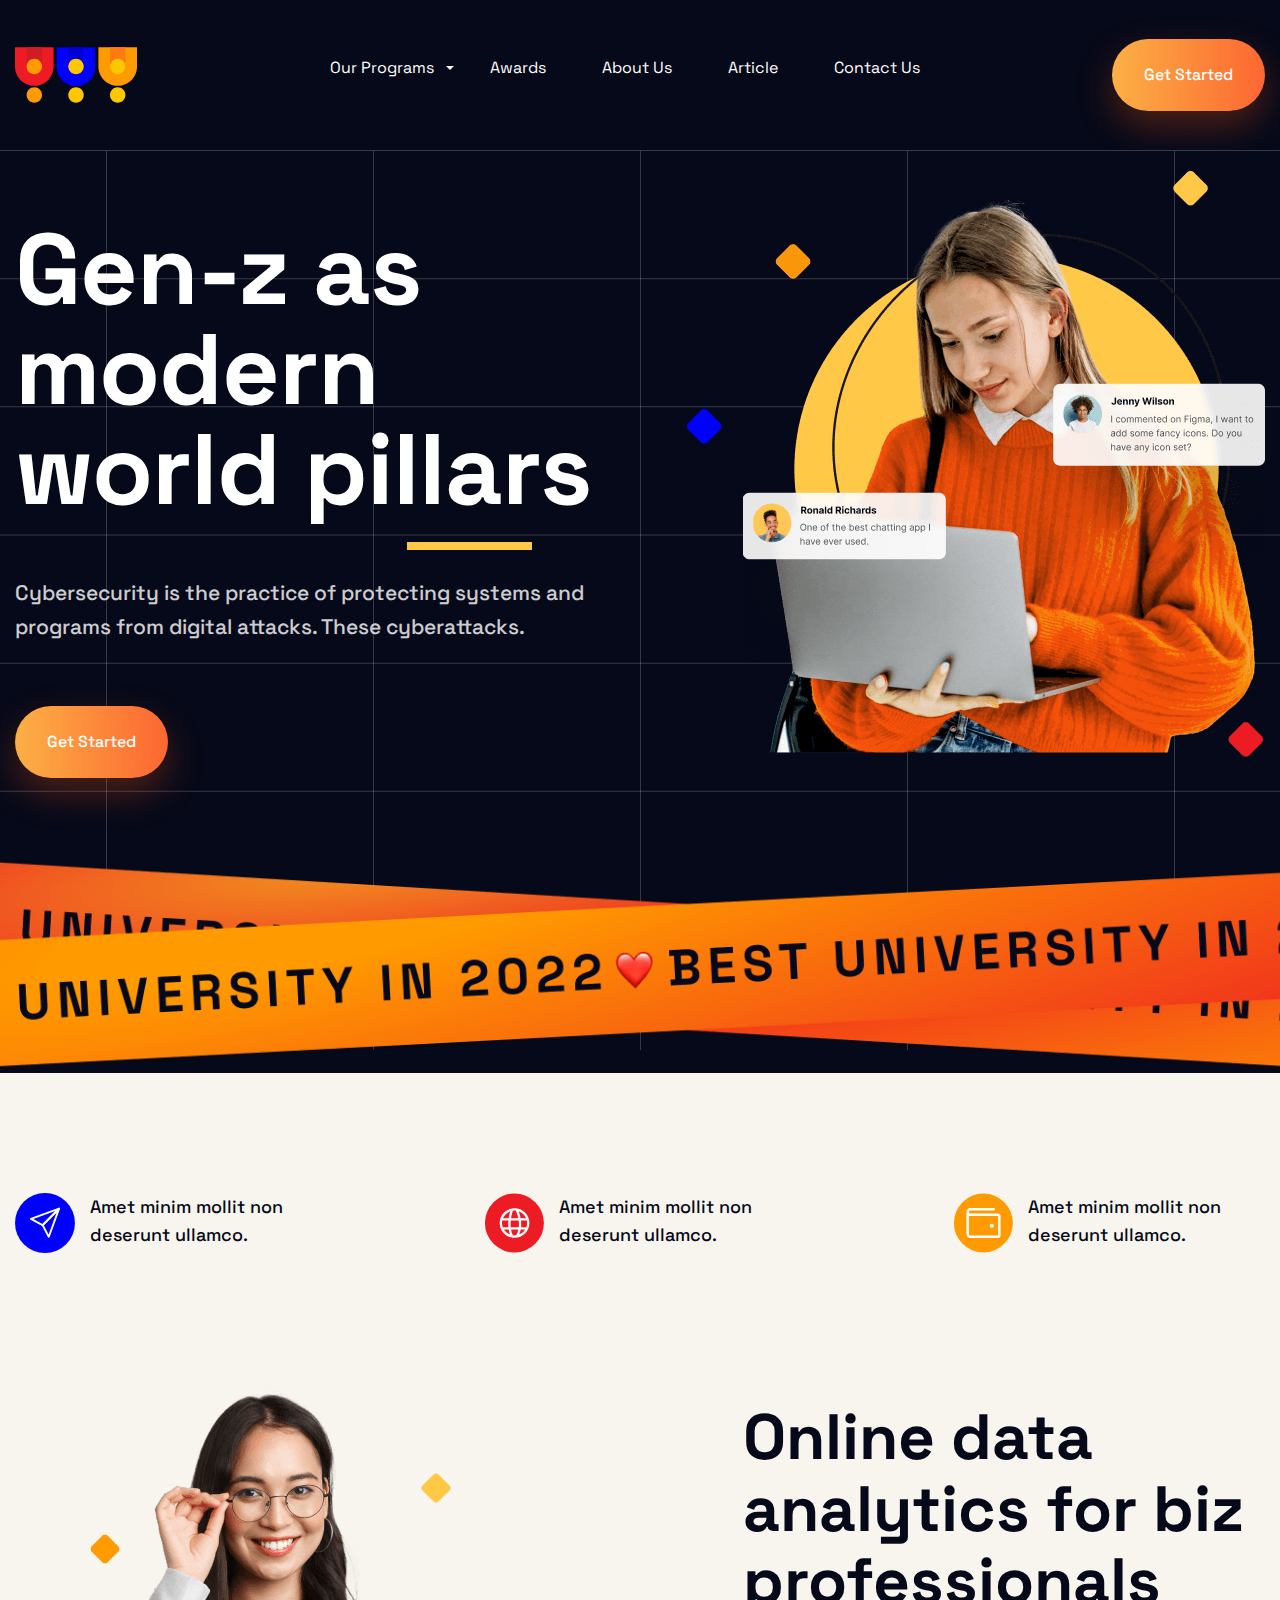
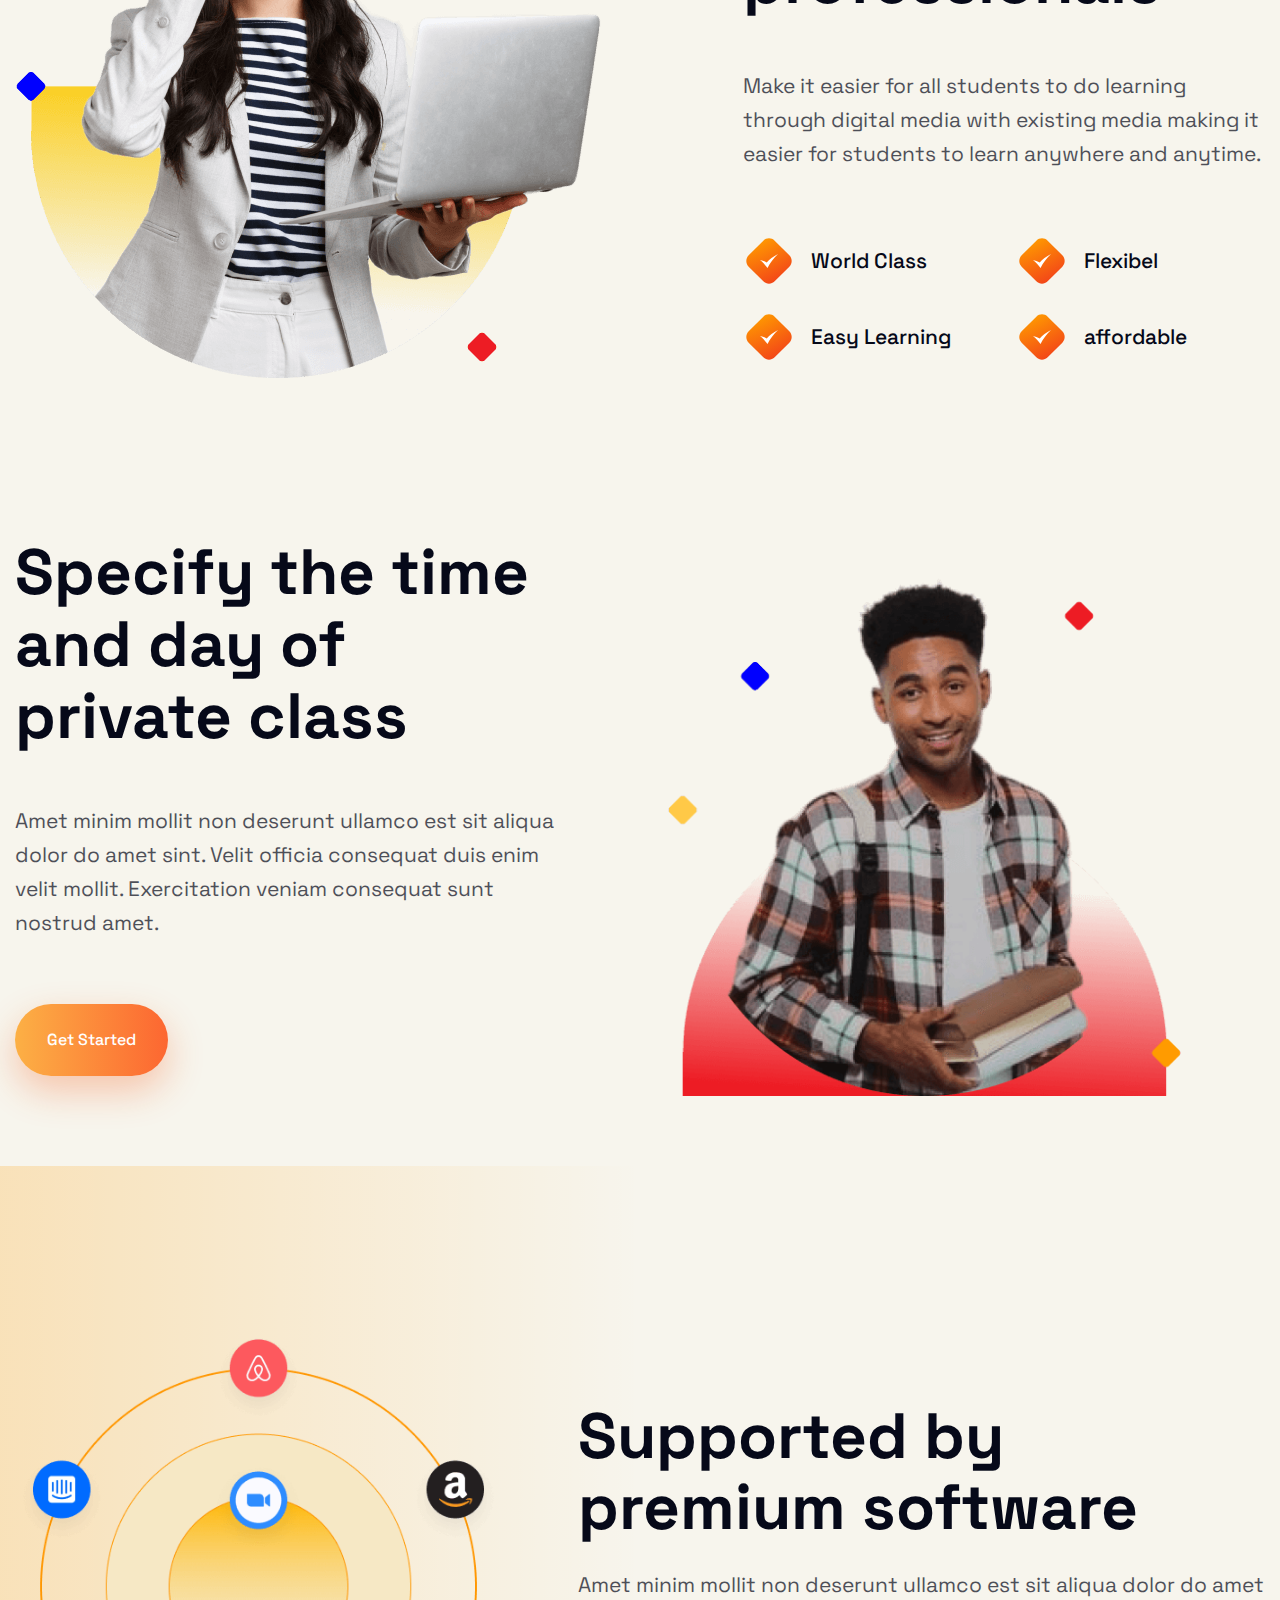
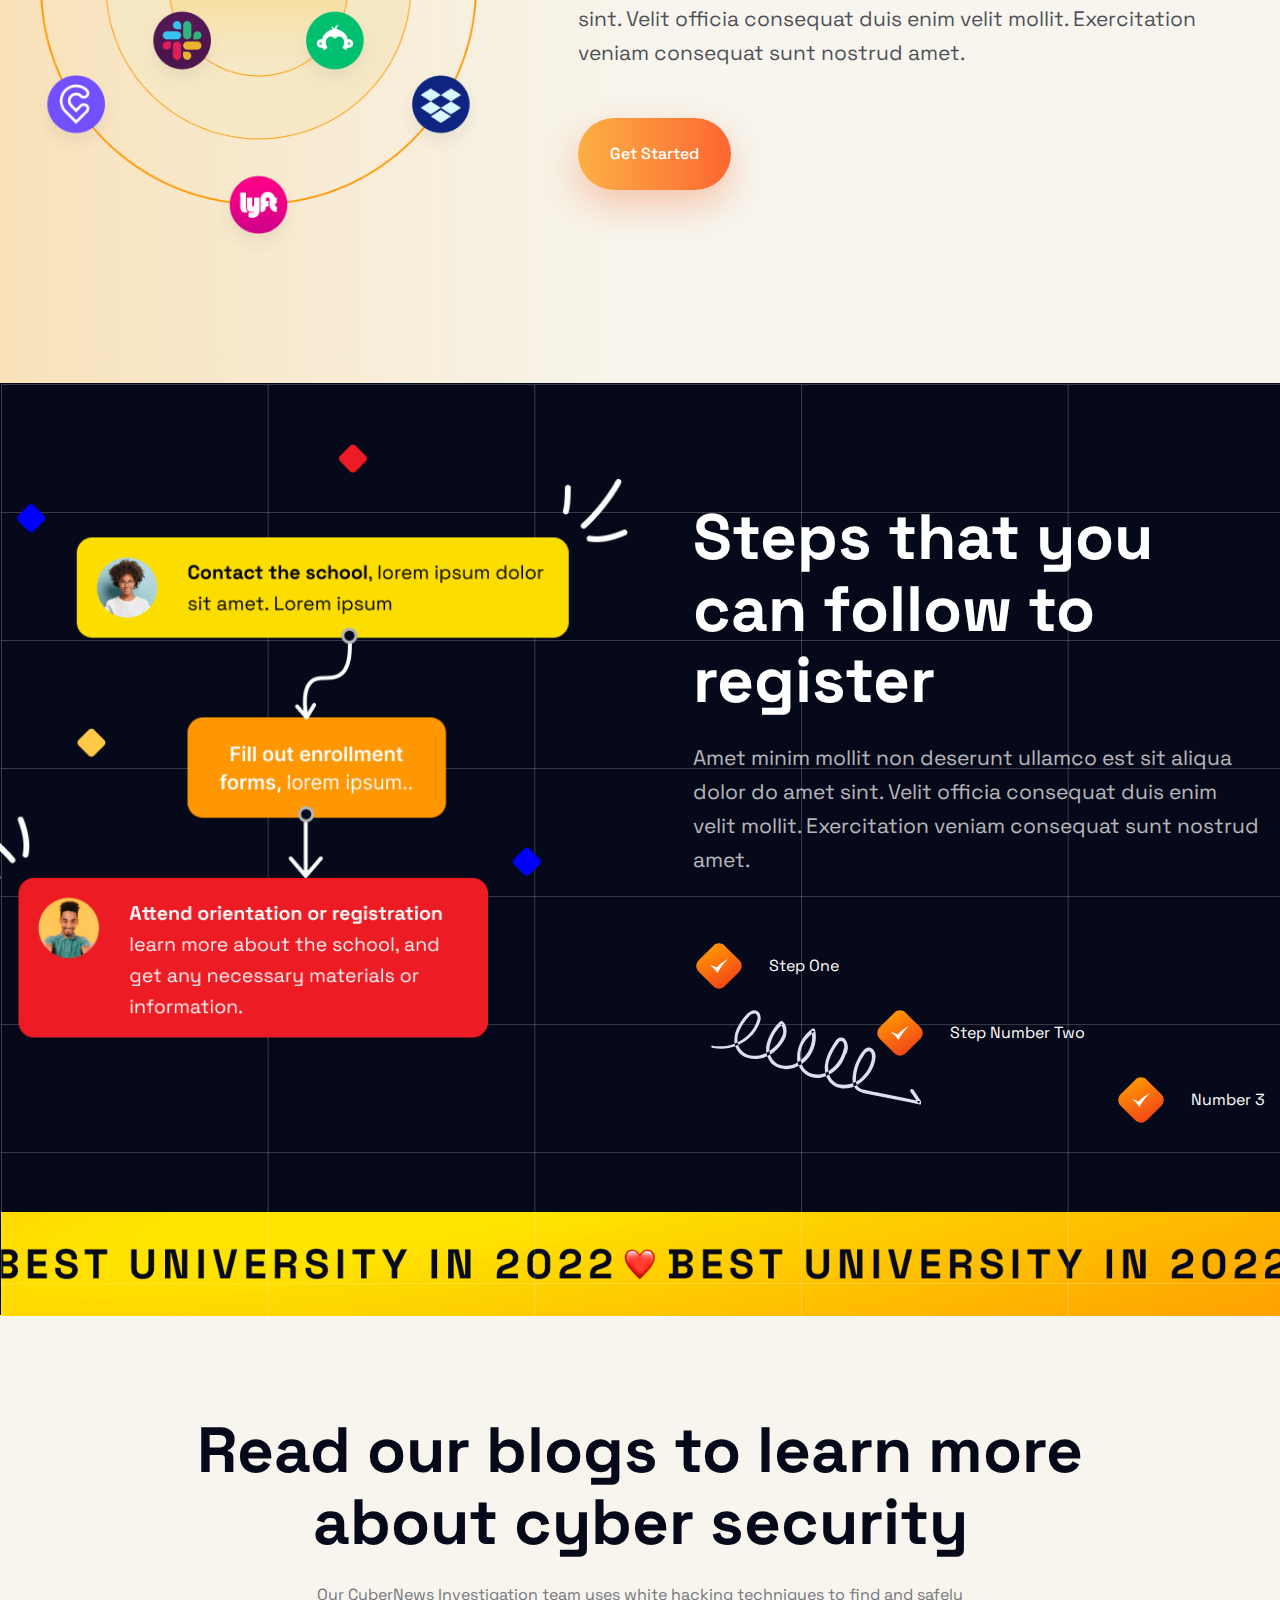
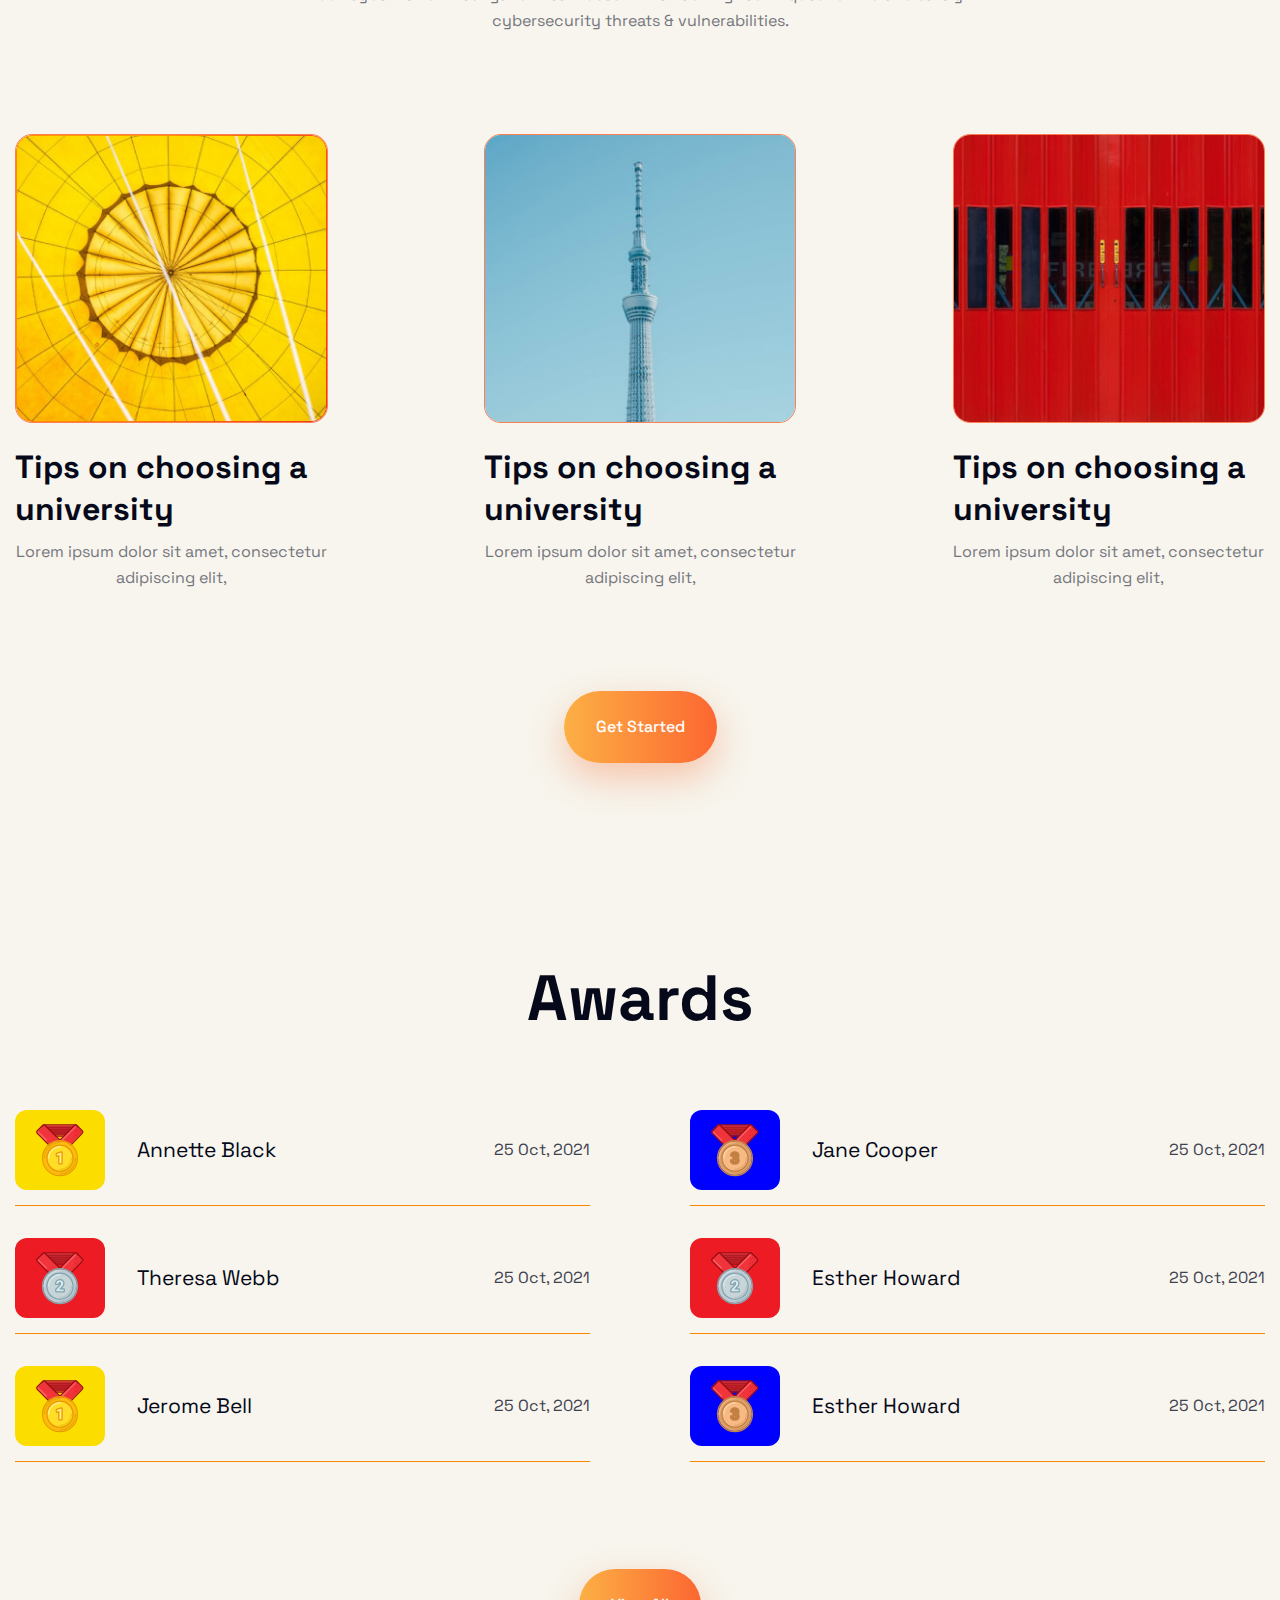
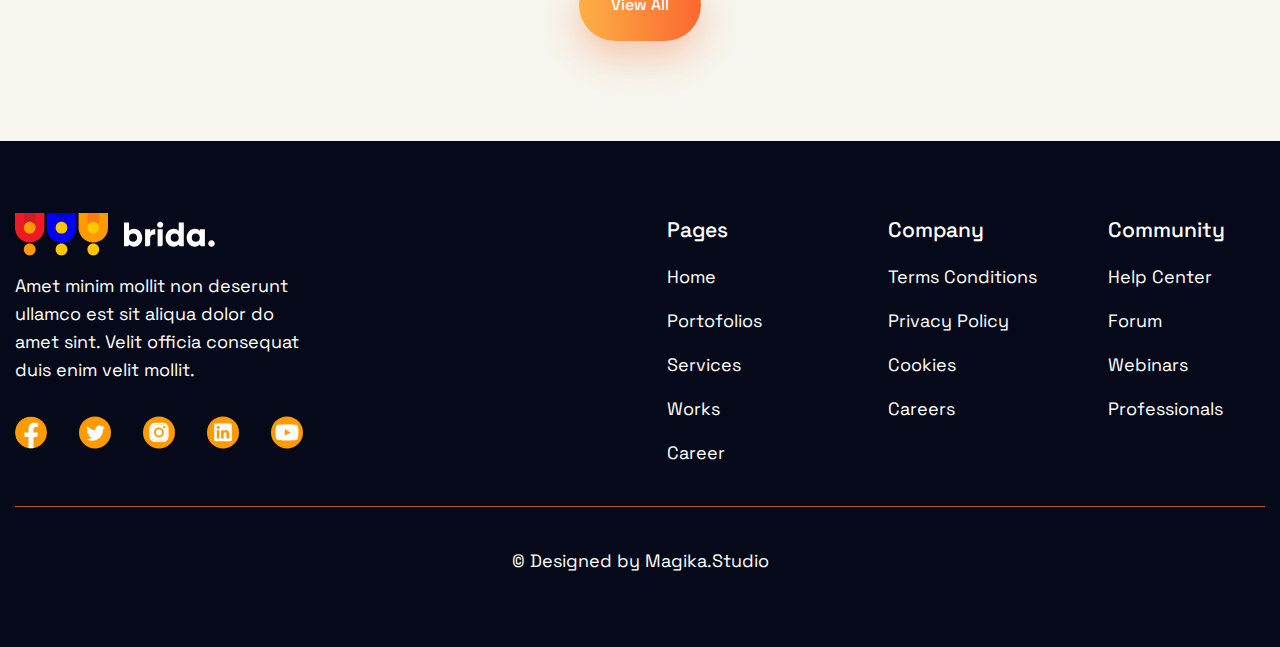
<file: index.html>
<!DOCTYPE html>
<html lang="en">

<head>
  <meta charset="UTF-8">
  <meta name="viewport" content="width=device-width, initial-scale=1.0">
  <title>Digital Agency</title>
  <link rel="stylesheet" href="css/style.css">
  <link href="https://fonts.googleapis.com/css?family=Space+Grotesk:regular,500,700&display=swap" rel="stylesheet">
</head>

<body>
  <div class="wrapper">
    <header class="header">
      <div class="header__container">
        <a href="#" class="header__logo"><img src="img/header/Group.svg" alt="logo"></a>
        <nav class="header__menu">
          <ul class=" menu__items">
            <li class=" menu__item">
              <div class="block__one">
                <div class="block__item">
                  <div class="menu__link block__title">Our Programs</div>
                  <div class="block__text ">
                    <div class="menu__item"><a class="menu__link" target="_blank" href="./our_program/index.html"> Our
                        Programs</a></div>
                    <div class="menu__item"><a class="menu__link" target="_blank"
                        href="./blog_article/blog_article.html">Blog article</a></div>
                    <div class="menu__item"> <a class="menu__link" href="#">Our</a>
                    </div>
                  </div>
                </div>
              </div>
            </li>
            <li class="menu__item">
              <a href="#awards" class="menu__link">Awards</a>
            </li>
            <li class="menu__item">
              <a href="./about_us/about.html" target="_blank" class="menu__link">About Us</a>
            </li>
            <li class="menu__item">
              <a href="./article/index.html" target="_blank" class="menu__link">Article</a>
            </li>
            <li class="menu__item">
              <a href="#" target="_blank" class="menu__link">Contact Us</a>
            </li>
          </ul>
        </nav>
        <div class="header__burger">Menu</div>
        <a href="#" class="header__btn btn">Get Started</a>
      </div>
    </header>
    <main class="main">
      <section class="section__intro">
        <div class="intro__container">
          <div class="intro__block">
            <div class="intro__content">
              <div class="intro__title">
                <h1>Gen-z as modern world pillars</h1>
              </div>
              <div class="intro__text">
                Cybersecurity is the practice of protecting systems and
                programs from digital attacks. These cyberattacks.
              </div>
              <a href="#" class="intro__btn btn">Get Started</a>
            </div>
            <div class="intro__image">
              <img src="img/intro__img.png" alt="specialist">
            </div>
          </div>
          <div class="intro__banner">
            <img src="img/intro__Banner.png" alt="banner">
          </div>
        </div>
        <div class="intro__decore _ibg">
          <img src="img/intro/intro__grid.svg" alt="cover">
        </div>
      </section>
      <section class="section__online">
        <div class="online__container">
          <div class="online__row row__items">
            <div class="row__item">
              <img src="img/main/icon1.svg" alt="icon">
              <div class="row__text">
                <p>Amet minim mollit non deserunt ullamco.</p>
              </div>
            </div>
            <div class="row__item">
              <img src="img/main/icon2.svg" alt="icon">
              <div class="row__text">
                <p>Amet minim mollit non deserunt ullamco.</p>
              </div>
            </div>
            <div class="row__item">
              <img src="img/main/icon3.svg" alt="icon">
              <div class="row__text">
                <p>Amet minim mollit non deserunt ullamco.</p>
              </div>
            </div>
          </div>
          <div class="online__colums">
            <div class="online__image">
              <img src="img/main/online__img.png" alt="img">
            </div>
            <div class="online__content">
              <div class="online__title title">
                <h2>Online data analytics for biz professionals</h2>
              </div>
              <div class="online__text text">
                <p>
                  Make it easier for all students to do learning through
                  digital media with existing media making it easier for
                  students to learn anywhere and anytime.
                </p>
              </div>
              <div class="online__component component__body">
                <a href="#" class="component__colum">
                  <img src="img/main/online__marker.svg" alt="marker">
                  <p>World Class</p>
                </a>
                <a href="#" class="component__colum">
                  <img src="img/main/online__marker.svg" alt="marker">
                  <p>Flexibel</p>
                </a>
                <a href="#" class="component__colum">
                  <img src="img/main/online__marker.svg" alt="marker">
                  <p>Easy Learning</p>
                </a>
                <a href="#" class="component__colum">
                  <img src="img/main/online__marker.svg" alt="marker">
                  <p>affordable</p>
                </a>
              </div>
            </div>
          </div>
        </div>
      </section>
      <section class="section__specify">
        <div class="specify__container">
          <div class="specify__colums">
            <div class="specify__content">
              <div class="specify__title title">
                <h2>Specify the time and day of private class</h2>
              </div>
              <div class="specify__text text">
                <p>
                  Amet minim mollit non deserunt ullamco est sit aliqua dolor
                  do amet sint. Velit officia consequat duis enim velit
                  mollit. Exercitation veniam consequat sunt nostrud amet.
                </p>
              </div>
              <div class="specify__button">
                <a href="#" class="specify__btn btn">Get Started</a>
              </div>
            </div>
            <div class=" specify__column specify__image">
              <img src="img/main/specify__img.png" alt="img">
            </div>
          </div>
        </div>
      </section>
      <section class="section__supported">
        <div class="supported__container">
          <div class="supported__image">
            <img src="img/main/supported__img.png" alt="supported">
          </div>
          <div class="supported__content">
            <div class="supported__title title">
              Supported by premium software
            </div>
            <div class="supported__text text">
              Amet minim mollit non deserunt ullamco est sit aliqua dolor do
              amet sint. Velit officia consequat duis enim velit mollit.
              Exercitation veniam consequat sunt nostrud amet.
            </div>
            <div class="supported__button">
              <a href="#" class="supported__btn btn">Get Started</a>
            </div>
          </div>
        </div>
      </section>
      <section class="section__steps">
        <div class="steps__container">
          <div class="steps__image">
            <a href="#"><img src="img/main/steps__img.png" alt="steps"></a>
          </div>
          <div class="steps__content">
            <div class="steps__title title">
              <h2>Steps that you can follow to register</h2>
            </div>
            <div class="steps__text text">
              <p>
                Amet minim mollit non deserunt ullamco est sit aliqua dolor do
                amet sint. Velit officia consequat duis enim velit mollit.
                Exercitation veniam consequat sunt nostrud amet.
              </p>
            </div>
            <div class="steps__components">
              <a href="#" class="steps__component component__left">
                <img src="img/main/online__marker.svg" alt="marker">
                <p>Step One</p>
              </a>
              <a href="#" class="steps__component component__centr">
                <img src="img/main/online__marker.svg" alt="marker">
                <p>Step Number Two</p>
              </a>
              <a href="#" class="steps__component component__right">
                <img src="img/main/online__marker.svg" alt="marker">
                <p>Number 3</p>
              </a>
            </div>
          </div>
        </div>
      </section>
      <section class="section__read">
        <div class="read__container">
          <div class="read__content">
            <div class="read__head title">
              <h2>Read our blogs to learn more about cyber security</h2>
            </div>
            <div class="read__text text">
              <p>
                Our CyberNews Investigation team uses white hacking techniques
                to find and safely cybersecurity threats & vulnerabilities.
              </p>
            </div>
          </div>
          <div class="read__row">
            <div class="read__colum">
              <div class="read__image">
                <img src="img/main/read__image1.jpg" alt="read">
              </div>
              <div class="read__title">
                <h3>Tips on choosing a university</h3>
              </div>
              <div class="read__text text">
                <p>
                  Lorem ipsum dolor sit amet, consectetur adipiscing elit,
                </p>
              </div>
            </div>
            <div class="read__colum">
              <div class="read__image">
                <img src="img/main/read__image2.jpg" alt="read">
              </div>
              <div class="read__title">
                <h3>Tips on choosing a university</h3>
              </div>
              <div class="read__text text">
                <p>
                  Lorem ipsum dolor sit amet, consectetur adipiscing elit,
                </p>
              </div>
            </div>
            <div class="read__colum">
              <div class="read__image">
                <img src="img/main/read__image3.jpg" alt="read">
              </div>
              <div class="read__title">
                <h3>Tips on choosing a university</h3>
              </div>
              <div class="read__text text">
                <p>
                  Lorem ipsum dolor sit amet, consectetur adipiscing elit,
                </p>
              </div>
            </div>
          </div>
          <div class="read__button">
            <a href="#" class="read__btn btn">Get Started</a>
          </div>
        </div>
      </section>
      <section class="section__awards " id="awards">
        <div class="awards__container">
          <div class="awards__head title">
            <h2>Awards</h2>
          </div>
          <div class="awards__body">
            <div class="awards__column">
              <div class="awards__items">
                <div class="awards__img">
                  <img src="img/main/awards__img1.3.svg" alt="awards">
                </div>
                <div class="awards__title">
                  <h4>Annette Black</h4>
                </div>
                <div class="awards__text">
                  <p>25 Oct, 2021</p>
                </div>
              </div>
              <div class="awards__items">
                <div class="awards__img">
                  <img src="img/main/awards__img2.5.svg" alt="awards">
                </div>
                <div class="awards__title">
                  <h4>Theresa Webb</h4>
                </div>
                <div class="awards__text">
                  <p>25 Oct, 2021</p>
                </div>
              </div>

              <div class="awards__items">
                <div class="awards__img">
                  <img src="img/main/awards__img1.3.svg" alt="awards">
                </div>
                <div class="awards__title">
                  <h4>Jerome Bell</h4>
                </div>
                <div class="awards__text">
                  <p>25 Oct, 2021</p>
                </div>
              </div>
            </div>
            <div class="awards__column">
              <div class="awards__items">
                <div class="awards__img">
                  <img src="img/main/awards__img4.6.svg" alt="awards">
                </div>
                <div class="awards__title">
                  <h4>Jane Cooper</h4>
                </div>
                <div class="awards__text">
                  <p>25 Oct, 2021</p>
                </div>
              </div>
              <div class="awards__items">
                <div class="awards__img">
                  <img src="img/main/awards__img2.5.svg" alt="awards">
                </div>
                <div class="awards__title">
                  <h4>Esther Howard</h4>
                </div>
                <div class="awards__text">
                  <p>25 Oct, 2021</p>
                </div>
              </div>

              <div class="awards__items">
                <div class="awards__img">
                  <img src="img/main/awards__img4.6.svg" alt="awards">
                </div>
                <div class="awards__title">
                  <h4>Esther Howard</h4>
                </div>
                <div class="awards__text">
                  <p>25 Oct, 2021</p>
                </div>
              </div>
            </div>
          </div>
          <div class="awards__button">
            <a href="#" class="read__btn btn">View All</a>
          </div>
        </div>
      </section>
    </main>
    <footer class="footer">
      <div class="footer__container">
        <div class="footer__body">
          <div class="footer__column column__big">
            <a href="#" class="footer__logo">
              <img src="img/footer/footer__logo.svg" alt="logo">
            </a>
            <div class="footer__text">
              Amet minim mollit non deserunt ullamco est sit aliqua dolor do
              amet sint. Velit officia consequat duis enim velit mollit.
            </div>
            <div class="footer__social">
              <a href="#">
                <img src="img/footer/footer__img_Facebook.svg" alt="Facebook"></a>
              <a href="#">
                <img src="img/footer/footer__img_Twitter.svg" alt="Twitter"></a>
              <a href="#">
                <img src="img/footer/footer__img_Instagram.svg" alt="Instagram"></a>
              <a href="#">
                <img src="img/footer/footer__img_LinkedIn.svg" alt="LinkedIn"></a>
              <a href="#">
                <img src="img/footer/footer__img_YouTube.svg" alt="YouTube"></a>
            </div>
          </div>
          <div class="footer__column">
            <div class="footer__title">Pages</div>
            <ul class="footer__items">
              <li class="footer__item">
                <a href="#" class="footer__link">Home</a>
              </li>
              <li class="footer__item">
                <a href="#" class="footer__link">Portofolios</a>
              </li>
              <li class="footer__item">
                <a href="#" class="footer__link">Services</a>
              </li>
              <li class="footer__item">
                <a href="#" class="footer__link">Works</a>
              </li>
              <li class="footer__item">
                <a href="#" class="footer__link">Career</a>
              </li>
            </ul>
          </div>
          <div class="footer__column">
            <div class="footer__title">Company</div>
            <ul class="footer__items">
              <li class="footer__item">
                <a href="#" class="footer__link">Terms Conditions</a>
              </li>
              <li class="footer__item">
                <a href="#" class="footer__link">Privacy Policy</a>
              </li>
              <li class="footer__item">
                <a href="#" class="footer__link">Cookies</a>
              </li>
              <li class="footer__item">
                <a href="#" class="footer__link">Careers</a>
              </li>
            </ul>
          </div>
          <div class="footer__column">
            <div class="footer__title">Community</div>
            <ul class="footer__items">
              <li class="footer__item">
                <a href="#" class="footer__link">Help Center</a>
              </li>
              <li class="footer__item">
                <a href="#" class="footer__link">Forum</a>
              </li>
              <li class="footer__item">
                <a href="#" class="footer__link">Webinars</a>
              </li>
              <li class="footer__item">
                <a href="#" class="footer__link">Professionals</a>
              </li>
            </ul>
          </div>
        </div>
        <div class="footer__copy">
          <h6>© Designed by Magika.Studio</h6>
        </div>
      </div>
    </footer>
  </div>
  <script src="https://code.jquery.com/jquery-3.6.1.min.js"></script>
  <script src="js/script.js"></script>
</body>

</html>
</file>
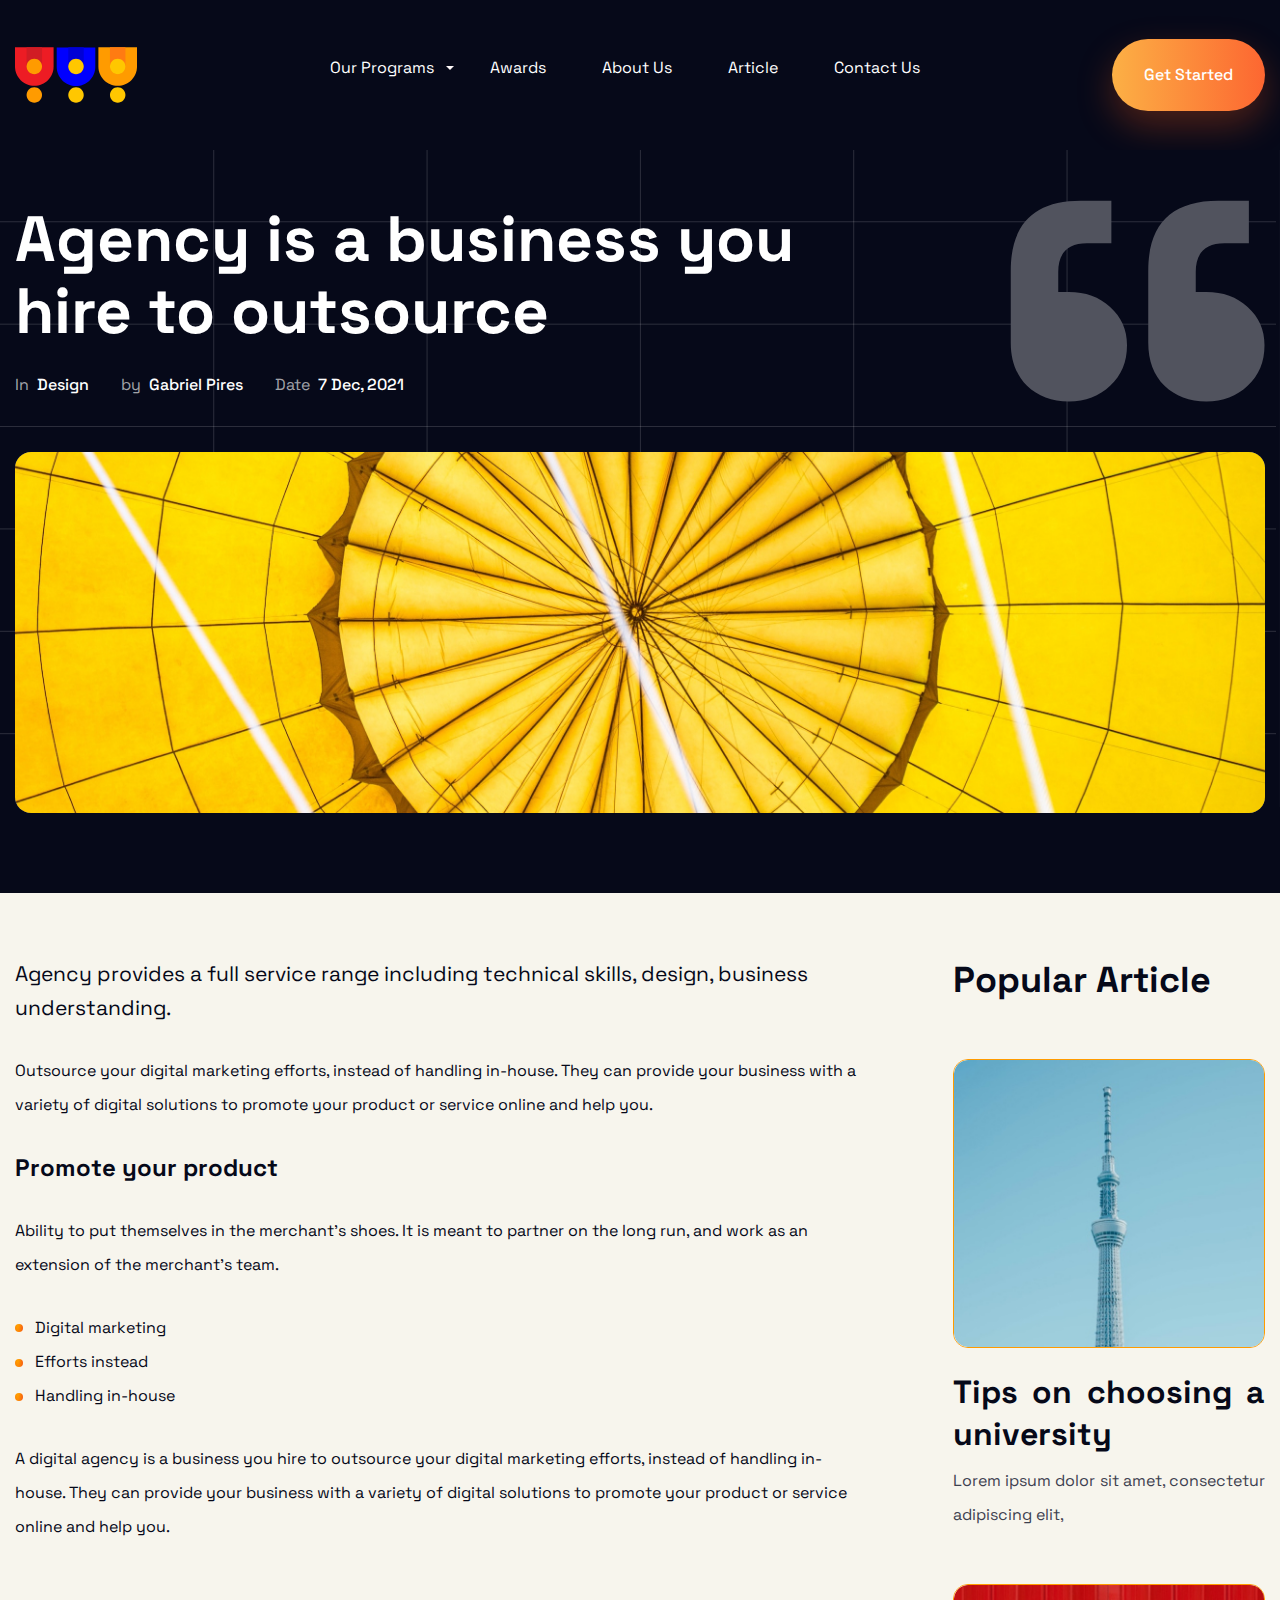
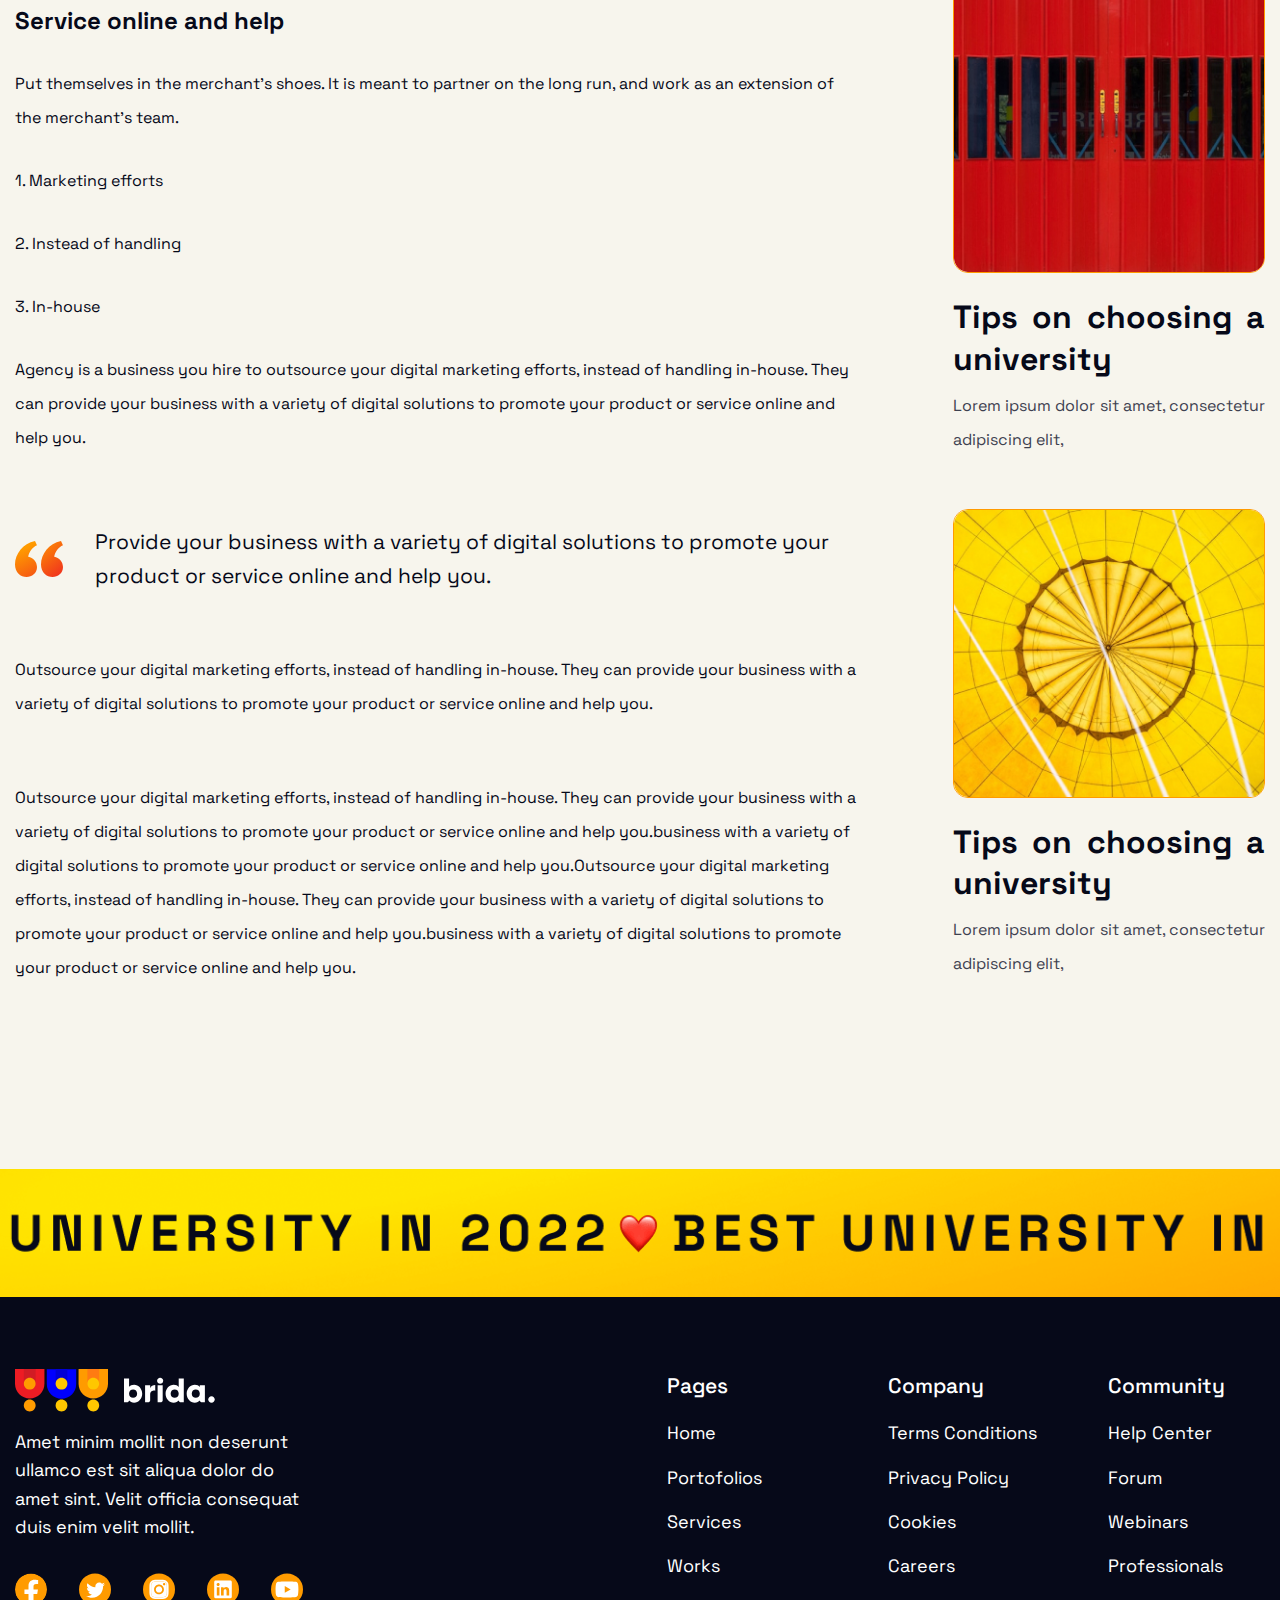
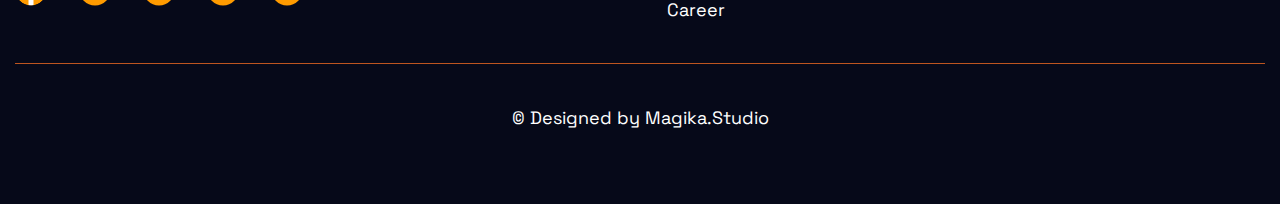
<file: article/index.html>
<!DOCTYPE html>
<html lang="en">

<head>
  <meta charset="UTF-8">
  <meta name="viewport" content="width=device-width, initial-scale=1.0">
  <title>Digital Agency</title>
  <link rel="stylesheet" href="css/style.css">
  <link href="https://fonts.googleapis.com/css?family=Space+Grotesk:regular,500,700&display=swap" rel="stylesheet">
</head>

<body>
  <div class="wrapper">
    <header class="header">
      <div class="header__container">
        <a href="#" class="header__logo"><img src="img/header/Group.svg" alt="logo"></a>
        <nav class="header__menu">
          <ul class=" menu__items">
            <li class=" menu__item">
              <div class="block__one">
                <div class="block__item">
                  <div class="menu__link block__title">Our Programs</div>
                  <div class="block__text  ">
                    <div class="menu__item"><a class="menu__link" href="https://tinypng.com/">Programs Our </a></div>
                    <div class="menu__item"><a class="menu__link" href="https://tinypng.com/"> Programs</a></div>
                    <div class="menu__item"> <a class="menu__link" href="https://tinypng.com/">Our</a>
                    </div>
                  </div>
                </div>
              </div>
            </li>
            <li class="menu__item">
              <a href="#" class="menu__link">Awards</a>
            </li>
            <li class="menu__item">
              <a href="#" class="menu__link">About Us</a>
            </li>
            <li class="menu__item">
              <a href="#" class="menu__link">Article</a>
            </li>
            <li class="menu__item">
              <a href="#" class="menu__link">Contact Us</a>
            </li>
          </ul>
        </nav>
        <div class="header__burger">Menu</div>
        <a href="#" class="header__btn btn">Get Started</a>
      </div>
    </header>
    <main class="main">
      <section class="section__intro">
        <div class="intro__container">
          <div class="intro__block">
            <div class="intro__content">
              <div class="intro__title">
                <h1>Agency is a business you hire to outsource</h1>
              </div>
              <ul class="intro__items">
                <li class="intro__item"><span>In</span>Design</li>
                <li class="intro__item"><span>by</span>Gabriel Pires</li>
                <li class="intro__item"><span>Date</span>7 Dec, 2021</li>
              </ul>
            </div>
            <div class="intro__img">
              <img src="img/main/intro/intro__image.svg" alt="image">
            </div>
          </div>
          <div class="intro__fone"><img src="img/main/intro/Intro__image2.jpg" alt="image"></div>
          <div class="intro__image _ibg">
            <img src="img/main/intro/intro__grid.svg" alt="grid">
          </div>
        </div>
      </section>
      <section class="section__article">
        <div class="article__container">
          <div class="article__content content__article">
            <div class="content__sub-title">
              <p>Agency provides a full service range including technical skills, design, business understanding.</p>
            </div>
            <div class="content__text">
              <p>Outsource your digital marketing efforts, instead of handling in-house. They can provide your business
                with a variety of
                digital solutions to promote your product or service online and help you.</p>
            </div>
            <div class="content__title">
              <h3>Promote your product</h3>
            </div>
            <div class="content__text">
              <p>Ability to put themselves in the merchant's shoes. It is meant to partner on the long run, and work as
                an
                extension of
                the merchant's team.</p>
            </div>
            <ul class="content__list list__first">
              <li>Digital marketing</li>
              <li>Efforts instead</li>
              <li>Handling in-house</li>
            </ul>
            <div class="content__text">
              <p>A digital agency is a business you hire to outsource your digital marketing efforts, instead of
                handling in-house. They
                can provide your business with a variety of digital solutions to promote your product or service online
                and help you.</p>
            </div>
            <div class="content__title">
              <h4>Service online and help</h4>
            </div>
            <div class="content__text">
              <p>Put themselves in the merchant's shoes. It is meant to partner on the long run, and work as an
                extension of the
                merchant's team.</p>
            </div>
            <ul class="content__list list__second">
              <li>1. Marketing efforts</li>
              <li>2. Instead of handling</li>
              <li>3. In-house</li>
            </ul>
            <div class="content__text">
              <p>Agency is a business you hire to outsource your digital marketing efforts, instead of handling
                in-house. They can
                provide your business with a variety of digital solutions to promote your product or service online and
                help you.</p>
            </div>
            <div class="content__sub-title content__decore">
              <img src="img/main/Shape.svg" alt="Shape">
              <p>Provide your business with a variety of digital solutions to promote your product or service online and
                help you.</p>
            </div>
            <div class="content__text">
              <p>Outsource your digital marketing efforts, instead of handling in-house. They can provide your business
                with a variety of
                digital solutions to promote your product or service online and help you.</p>
            </div>
            <div class="content__text">
              <p>Outsource your digital marketing efforts, instead of handling in-house. They can provide your business
                with a variety of
                digital solutions to promote your product or service online and help you.business with a variety of
                digital solutions to
                promote your product or service online and help you.Outsource your digital marketing efforts, instead of
                handling
                in-house. They can provide your business with a variety of digital solutions to promote your product or
                service online
                and help you.business with a variety of digital solutions to promote your product or service online and
                help you.</p>
            </div>
          </div>
          <div class="article__images ">
            <div class="box__title">
              <h2>Popular Article</h2>
            </div>
            <div class="image__block">
              <div class="image__box">
                <div class="box__image"><img src="img/main/article__img1.jpg" alt="image"></div>
                <div class="box__sub-title">
                  <p>Tips on choosing a university</p>
                </div>
                <div class="box__text">
                  <p>Lorem ipsum dolor sit amet, consectetur adipiscing elit,</p>
                </div>
              </div>
              <div class="image__box">
                <div class="box__image"><img src="img/main/article__img2.jpg" alt="image"></div>
                <div class="box__sub-title">
                  <p>Tips on choosing a university</p>
                </div>
                <div class="box__text">
                  <p>Lorem ipsum dolor sit amet, consectetur adipiscing elit,</p>
                </div>
              </div>
              <div class="image__box">
                <div class="box__image"><img src="img/main/article__img3.jpg" alt="image"></div>
                <div class="box__sub-title">
                  <p>Tips on choosing a university</p>
                </div>
                <div class="box__text">
                  <p>Lorem ipsum dolor sit amet, consectetur adipiscing elit,</p>
                </div>
              </div>
            </div>
          </div>
        </div>
        <div class="article__banner _ibg"><img src="img/main/creating__banner.png" alt="banner"></div>
      </section>
    </main>
    <footer class="footer">
      <div class="footer__container">
        <div class="footer__body">
          <div class="footer__column column__big">
            <a href="#" class="footer__logo">
              <img src="img/footer/footer__logo.svg" alt="logo">
            </a>
            <div class="footer__text">
              Amet minim mollit non deserunt ullamco est sit aliqua dolor do
              amet sint. Velit officia consequat duis enim velit mollit.
            </div>
            <div class="footer__social">
              <a href="#">
                <img src="img/footer/footer__img_Facebook.svg" alt="Facebook"></a>
              <a href="#">
                <img src="img/footer/footer__img_Twitter.svg" alt="Twitter"></a>
              <a href="#">
                <img src="img/footer/footer__img_Instagram.svg" alt="Instagram"></a>
              <a href="#">
                <img src="img/footer/footer__img_LinkedIn.svg" alt="LinkedIn"></a>
              <a href="#">
                <img src="img/footer/footer__img_YouTube.svg" alt="YouTube"></a>
            </div>
          </div>
          <div class="footer__column">
            <div class="footer__title">Pages</div>
            <ul class="footer__items">
              <li class="footer__item">
                <a href="#" class="footer__link">Home</a>
              </li>
              <li class="footer__item">
                <a href="#" class="footer__link">Portofolios</a>
              </li>
              <li class="footer__item">
                <a href="#" class="footer__link">Services</a>
              </li>
              <li class="footer__item">
                <a href="#" class="footer__link">Works</a>
              </li>
              <li class="footer__item">
                <a href="#" class="footer__link">Career</a>
              </li>
            </ul>
          </div>
          <div class="footer__column">
            <div class="footer__title">Company</div>
            <ul class="footer__items">
              <li class="footer__item">
                <a href="#" class="footer__link">Terms Conditions</a>
              </li>
              <li class="footer__item">
                <a href="#" class="footer__link">Privacy Policy</a>
              </li>
              <li class="footer__item">
                <a href="#" class="footer__link">Cookies</a>
              </li>
              <li class="footer__item">
                <a href="#" class="footer__link">Careers</a>
              </li>
            </ul>
          </div>
          <div class="footer__column">
            <div class="footer__title">Community</div>
            <ul class="footer__items">
              <li class="footer__item">
                <a href="#" class="footer__link">Help Center</a>
              </li>
              <li class="footer__item">
                <a href="#" class="footer__link">Forum</a>
              </li>
              <li class="footer__item">
                <a href="#" class="footer__link">Webinars</a>
              </li>
              <li class="footer__item">
                <a href="#" class="footer__link">Professionals</a>
              </li>
            </ul>
          </div>
        </div>
        <div class="footer__copy">
          <h6>© Designed by Magika.Studio</h6>
        </div>
      </div>
    </footer>
  </div>
  <script src="https://code.jquery.com/jquery-3.6.1.min.js"></script>
  <script src="js/script.js"></script>
</body>

</html>
</file>
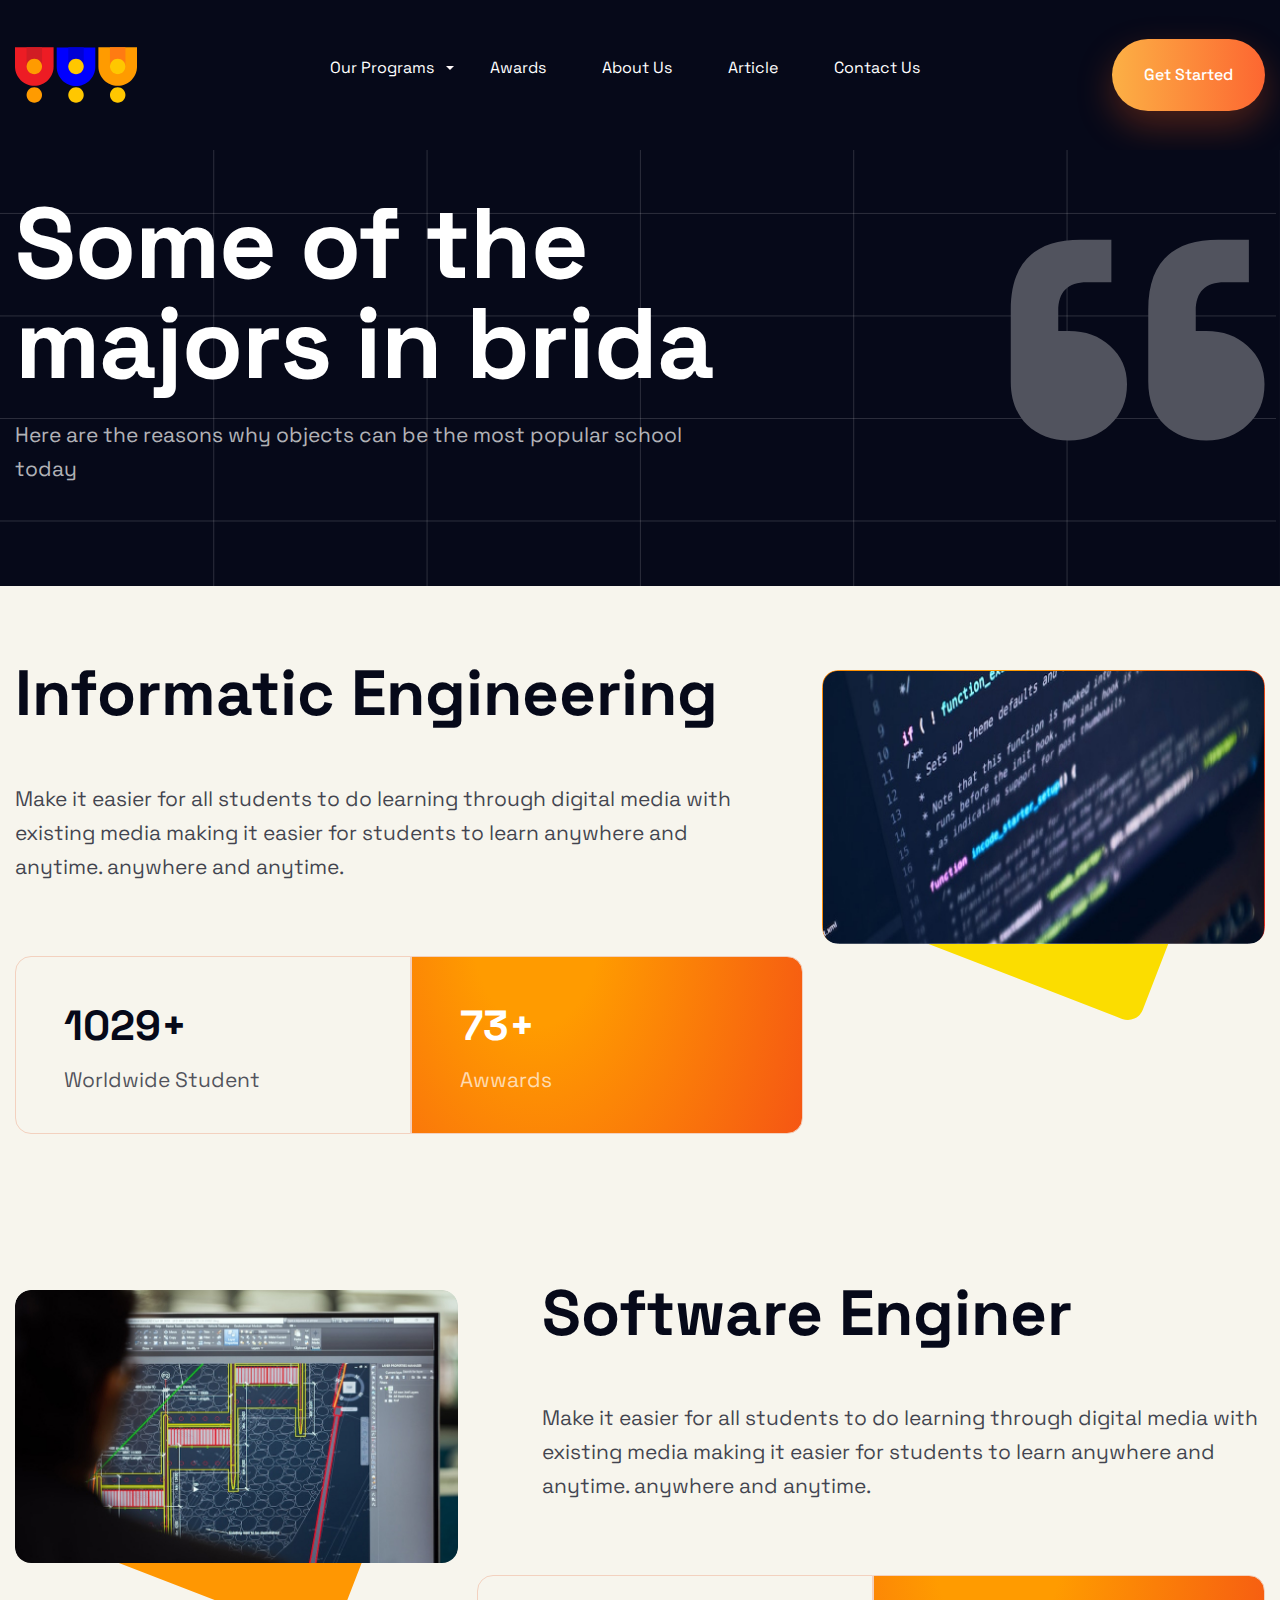
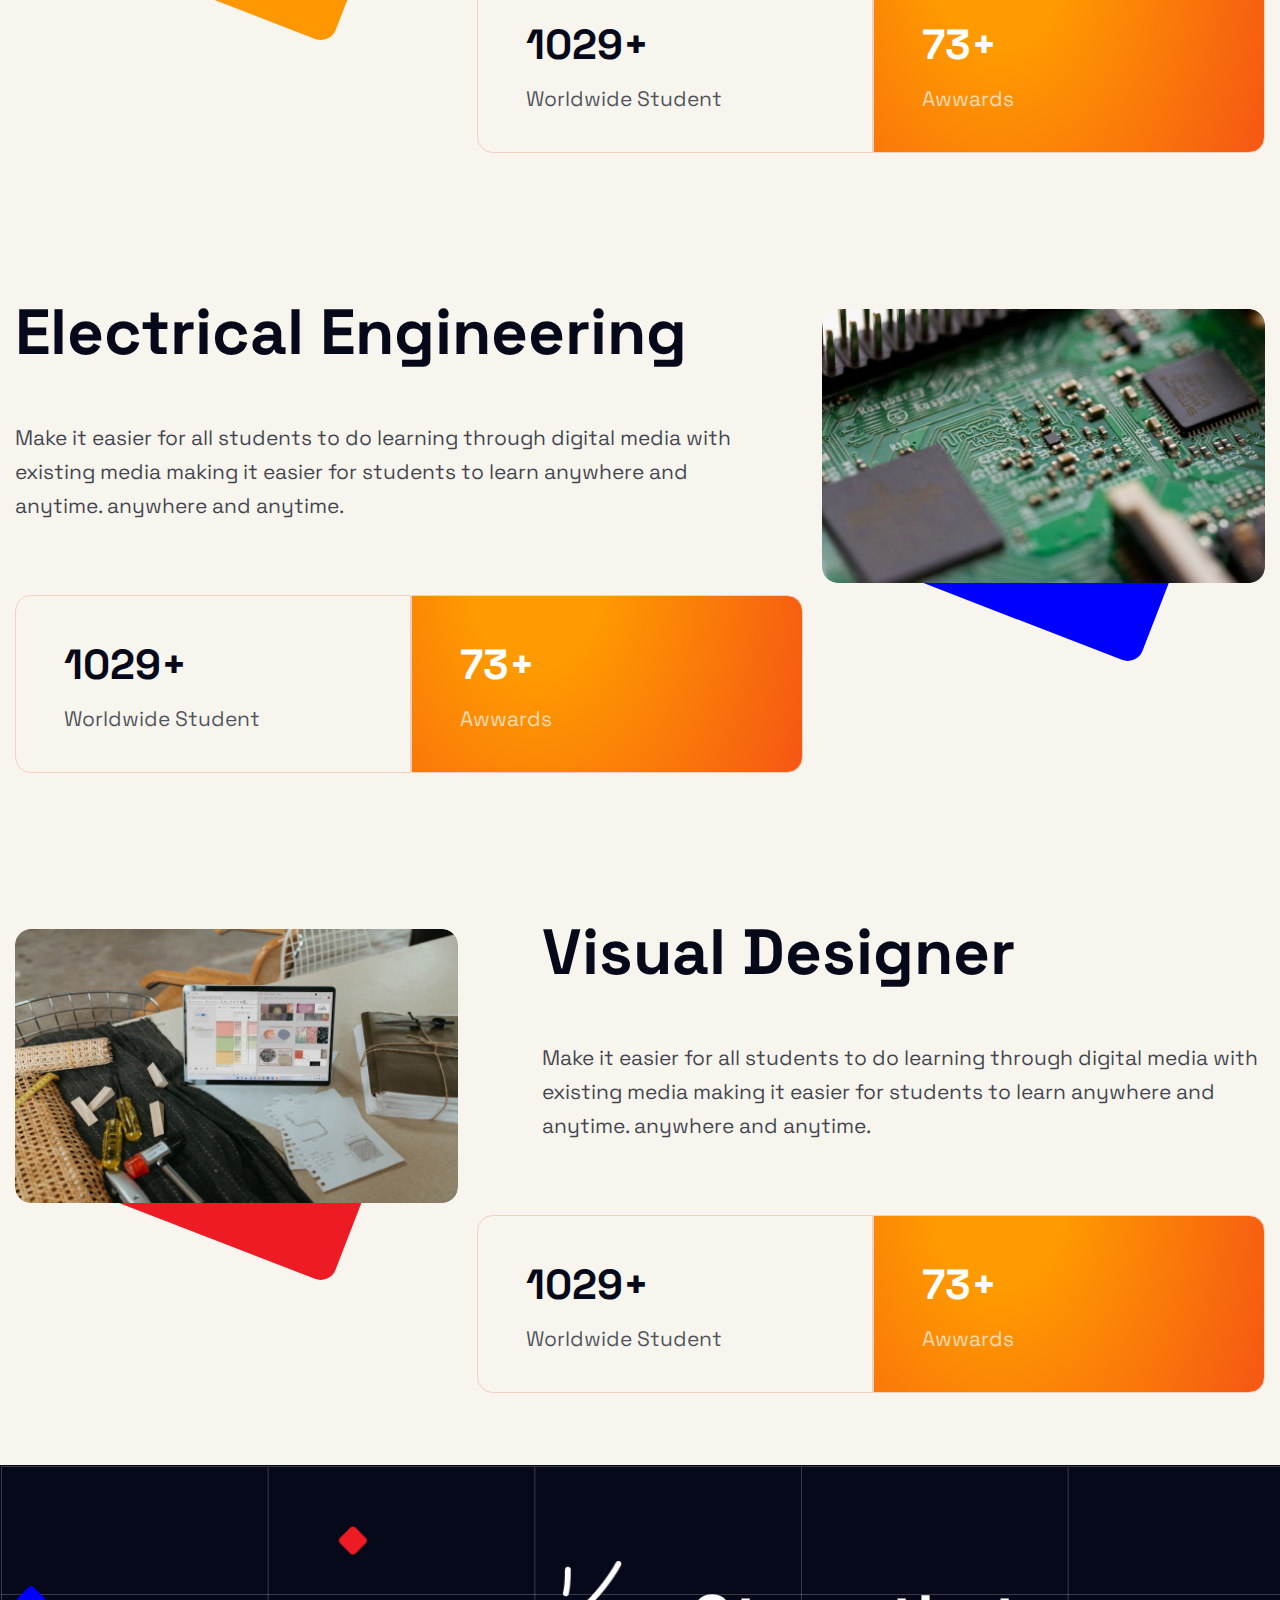
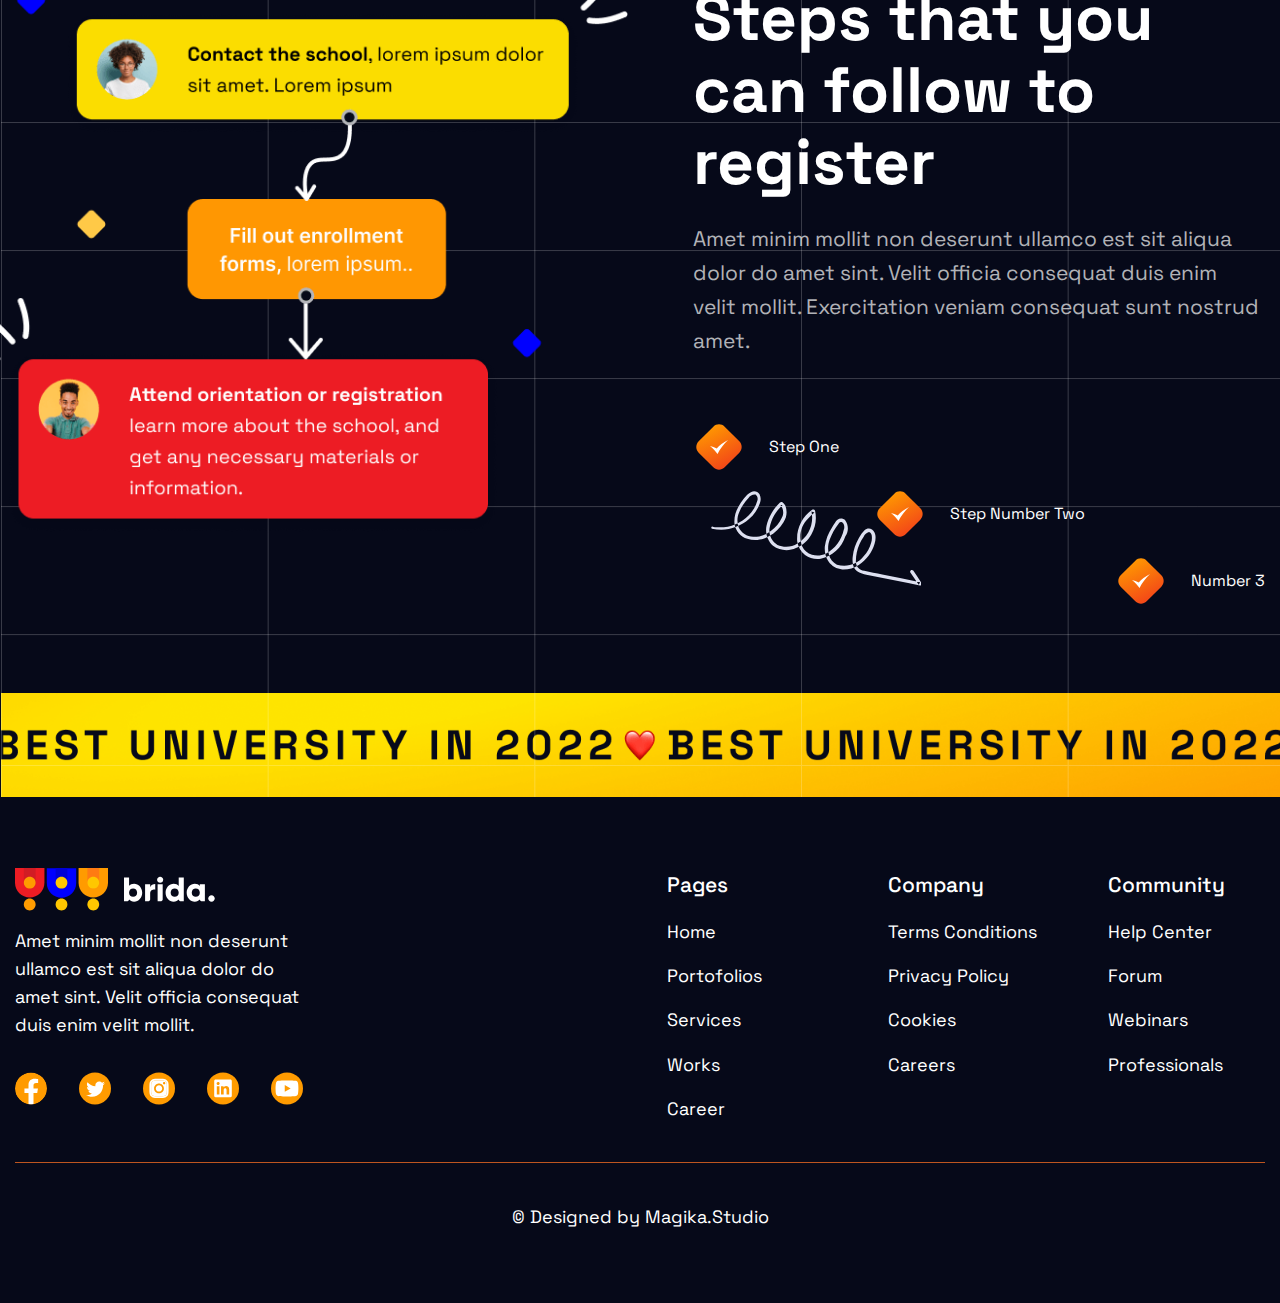
<file: our_program/index.html>
<!DOCTYPE html>
<html lang="en">

<head>
  <meta charset="UTF-8">
  <meta name="viewport" content="width=device-width, initial-scale=1.0">
  <title>Digital Agency</title>
  <link rel="stylesheet" href="css/style.css">
  <link href="https://fonts.googleapis.com/css?family=Space+Grotesk:regular,500,700&display=swap" rel="stylesheet">
</head>

<body>
  <div class="wrapper">
    <header class="header">
      <div class="header__container">
        <a href="#" class="header__logo"><img src="img/header/Group.svg" alt="logo"></a>
        <nav class="header__menu">
          <ul class=" menu__items">
            <li class=" menu__item">
              <div class="block__one">
                <div class="block__item">
                  <div class="menu__link block__title">Our Programs</div>
                  <div class="block__text  ">
                    <div class="menu__item"><a class="menu__link" href="https://tinypng.com/">Programs Our </a></div>
                    <div class="menu__item"><a class="menu__link" href="https://tinypng.com/"> Programs</a></div>
                    <div class="menu__item"> <a class="menu__link" href="https://tinypng.com/">Our</a>
                    </div>
                  </div>
                </div>
              </div>
            </li>
            <li class="menu__item">
              <a href="#" class="menu__link">Awards</a>
            </li>
            <li class="menu__item">
              <a href="#" class="menu__link">About Us</a>
            </li>
            <li class="menu__item">
              <a href="#" class="menu__link">Article</a>
            </li>
            <li class="menu__item">
              <a href="#" class="menu__link">Contact Us</a>
            </li>
          </ul>
        </nav>
        <div class="header__burger">Menu</div>
        <a href="#" class="header__btn btn">Get Started</a>
      </div>
    </header>
    <main class="main">
      <section class="section__intro">
        <div class="intro__container">
          <div class="intro__content">
            <div class="intro__title">
              <h1>Some of the majors in brida</h1>
            </div>
            <div class="intro__text text">
              <p>Here are the reasons why objects can be the most popular school today</p>
            </div>
          </div>
          <div class="intro__img">
            <img src="img/main/intro/intro__img.svg" alt="decoration">
          </div>
        </div>
        <div class="intro__image _ibg">
          <img src="img/main/intro/intro__grid.svg" alt="grid">
        </div>
      </section>
      <section class="section__informatic">
        <div class="informatic__container">
          <div class="informatic__block block">
            <div class="informatic__content content">
              <div class="informatic__title title">
                <h3>Informatic Engineering</h3>
              </div>
              <div class="informatic__text  text content__text">
                <p>Make it easier for all students to do learning through digital media with existing media making it
                  easier for students
                  to learn anywhere and anytime. anywhere and anytime.</p>
              </div>

            </div>
            <div class="informatic__image image">
              <img src="img/main/informatic__img.jpg" alt="codding">
            </div>
          </div>
          <div class="informatic__box box">
            <div class="informatic__column column">
              <div class="column__title">
                <p>1029+</p>
              </div>
              <div class="column__text">
                <p>Worldwide Student</p>
              </div>
            </div>
            <div class="informatic__column column__orange">
              <div class="column__title ">
                <p>73+</p>
              </div>
              <div class="column__text">
                <p>Awwards</p>
              </div>
            </div>
          </div>
        </div>
      </section>
      <section class="section__software">
        <div class="software__container">
          <div class="software__block block ">
            <div class="software__image image">
              <img src="img/main/software__img.jpg" alt="codding">
            </div>
            <div class="software__content content">
              <div class="software__title title">
                <h4>Software Enginer</h4>
              </div>
              <div class="software__text  text content__text">
                <p>Make it easier for all students to do learning through digital media with existing media making it
                  easier for students
                  to learn anywhere and anytime. anywhere and anytime.</p>
              </div>

            </div>
          </div>
          <div class="isoftware__box box box__revers">
            <div class="software__column column">
              <div class="column__title">
                <p>1029+</p>
              </div>
              <div class="column__text">
                <p>Worldwide Student</p>
              </div>
            </div>
            <div class="software__column column__orange">
              <div class="column__title ">
                <p>73+</p>
              </div>
              <div class="column__text">
                <p>Awwards</p>
              </div>
            </div>
          </div>
        </div>
      </section>
      <section class="section__electrical">
        <div class="electrical__container">
          <div class="electrical__block block">
            <div class="electrical__content content">
              <div class="electrical__title title">
                <h5>Electrical Engineering</h5>
              </div>
              <div class="electrical__text  text content__text">
                <p>Make it easier for all students to do learning through digital media with existing media making it
                  easier for students
                  to learn anywhere and anytime. anywhere and anytime.</p>
              </div>
            </div>
            <div class="electrical__image image">
              <img src="img/main/electrical__img.jpg" alt="electrical">
            </div>
          </div>
          <div class="electrical__box box">
            <div class="electrical__column column">
              <div class="column__title">
                <p>1029+</p>
              </div>
              <div class="column__text">
                <p>Worldwide Student</p>
              </div>
            </div>
            <div class="electrical__column column__orange">
              <div class="column__title ">
                <p>73+</p>
              </div>
              <div class="column__text">
                <p>Awwards</p>
              </div>
            </div>
          </div>
        </div>
      </section>
      <section class="section__visual">
        <div class="visual__container">
          <div class="visual__block block ">
            <div class="visual__image image">
              <img src="img/main/visual__img.jpg.jpg" alt="design">
            </div>
            <div class="visual__content content">
              <div class="visual__title title">
                <h6>Visual Designer</h6>
              </div>
              <div class="visual__text  text content__text">
                <p>Make it easier for all students to do learning through digital media with existing media making it
                  easier for students
                  to learn anywhere and anytime. anywhere and anytime.</p>
              </div>

            </div>
          </div>
          <div class="visual__box box box__revers">
            <div class="visual__column column">
              <div class="column__title">
                <p>1029+</p>
              </div>
              <div class="column__text">
                <p>Worldwide Student</p>
              </div>
            </div>
            <div class="software__column column__orange">
              <div class="column__title ">
                <p>73+</p>
              </div>
              <div class="column__text">
                <p>Awwards</p>
              </div>
            </div>
          </div>
        </div>
      </section>
      <section class="section__steps">
        <div class="steps__container">
          <div class="steps__image">
            <a href="#"><img src="img/main/steps__img.png" alt="steps"></a>
          </div>
          <div class="steps__content">
            <div class="steps__title title">
              <h2>Steps that you can follow to register</h2>
            </div>
            <div class="steps__text text">
              <p>
                Amet minim mollit non deserunt ullamco est sit aliqua dolor do
                amet sint. Velit officia consequat duis enim velit mollit.
                Exercitation veniam consequat sunt nostrud amet.
              </p>
            </div>
            <div class="steps__components">
              <a href="#" class="steps__component component__left">
                <img src="img/main/online__marker.svg" alt="marker">
                <p>Step One</p>
              </a>
              <a href="#" class="steps__component component__centr">
                <img src="img/main/online__marker.svg" alt="marker">
                <p>Step Number Two</p>
              </a>
              <a href="#" class="steps__component component__right">
                <img src="img/main/online__marker.svg" alt="marker">
                <p>Number 3</p>
              </a>
            </div>
          </div>
        </div>
      </section>
    </main>
    <footer class="footer">
      <div class="footer__container">
        <div class="footer__body">
          <div class="footer__column column__big">
            <a href="#" class="footer__logo">
              <img src="img/footer/footer__logo.svg" alt="logo">
            </a>
            <div class="footer__text">
              Amet minim mollit non deserunt ullamco est sit aliqua dolor do
              amet sint. Velit officia consequat duis enim velit mollit.
            </div>
            <div class="footer__social">
              <a href="#">
                <img src="img/footer/footer__img_Facebook.svg" alt="Facebook"></a>
              <a href="#">
                <img src="img/footer/footer__img_Twitter.svg" alt="Twitter"></a>
              <a href="#">
                <img src="img/footer/footer__img_Instagram.svg" alt="Instagram"></a>
              <a href="#">
                <img src="img/footer/footer__img_LinkedIn.svg" alt="LinkedIn"></a>
              <a href="#">
                <img src="img/footer/footer__img_YouTube.svg" alt="YouTube"></a>
            </div>
          </div>
          <div class="footer__column">
            <div class="footer__title">Pages</div>
            <ul class="footer__items">
              <li class="footer__item">
                <a href="#" class="footer__link">Home</a>
              </li>
              <li class="footer__item">
                <a href="#" class="footer__link">Portofolios</a>
              </li>
              <li class="footer__item">
                <a href="#" class="footer__link">Services</a>
              </li>
              <li class="footer__item">
                <a href="#" class="footer__link">Works</a>
              </li>
              <li class="footer__item">
                <a href="#" class="footer__link">Career</a>
              </li>
            </ul>
          </div>
          <div class="footer__column">
            <div class="footer__title">Company</div>
            <ul class="footer__items">
              <li class="footer__item">
                <a href="#" class="footer__link">Terms Conditions</a>
              </li>
              <li class="footer__item">
                <a href="#" class="footer__link">Privacy Policy</a>
              </li>
              <li class="footer__item">
                <a href="#" class="footer__link">Cookies</a>
              </li>
              <li class="footer__item">
                <a href="#" class="footer__link">Careers</a>
              </li>
            </ul>
          </div>
          <div class="footer__column">
            <div class="footer__title">Community</div>
            <ul class="footer__items">
              <li class="footer__item">
                <a href="#" class="footer__link">Help Center</a>
              </li>
              <li class="footer__item">
                <a href="#" class="footer__link">Forum</a>
              </li>
              <li class="footer__item">
                <a href="#" class="footer__link">Webinars</a>
              </li>
              <li class="footer__item">
                <a href="#" class="footer__link">Professionals</a>
              </li>
            </ul>
          </div>
        </div>
        <div class="footer__copy">
          <h6>© Designed by Magika.Studio</h6>
        </div>
      </div>
    </footer>
  </div>
  <script src="https://code.jquery.com/jquery-3.6.1.min.js"></script>
  <script src="js/script.js"></script>
</body>

</html>
</file>
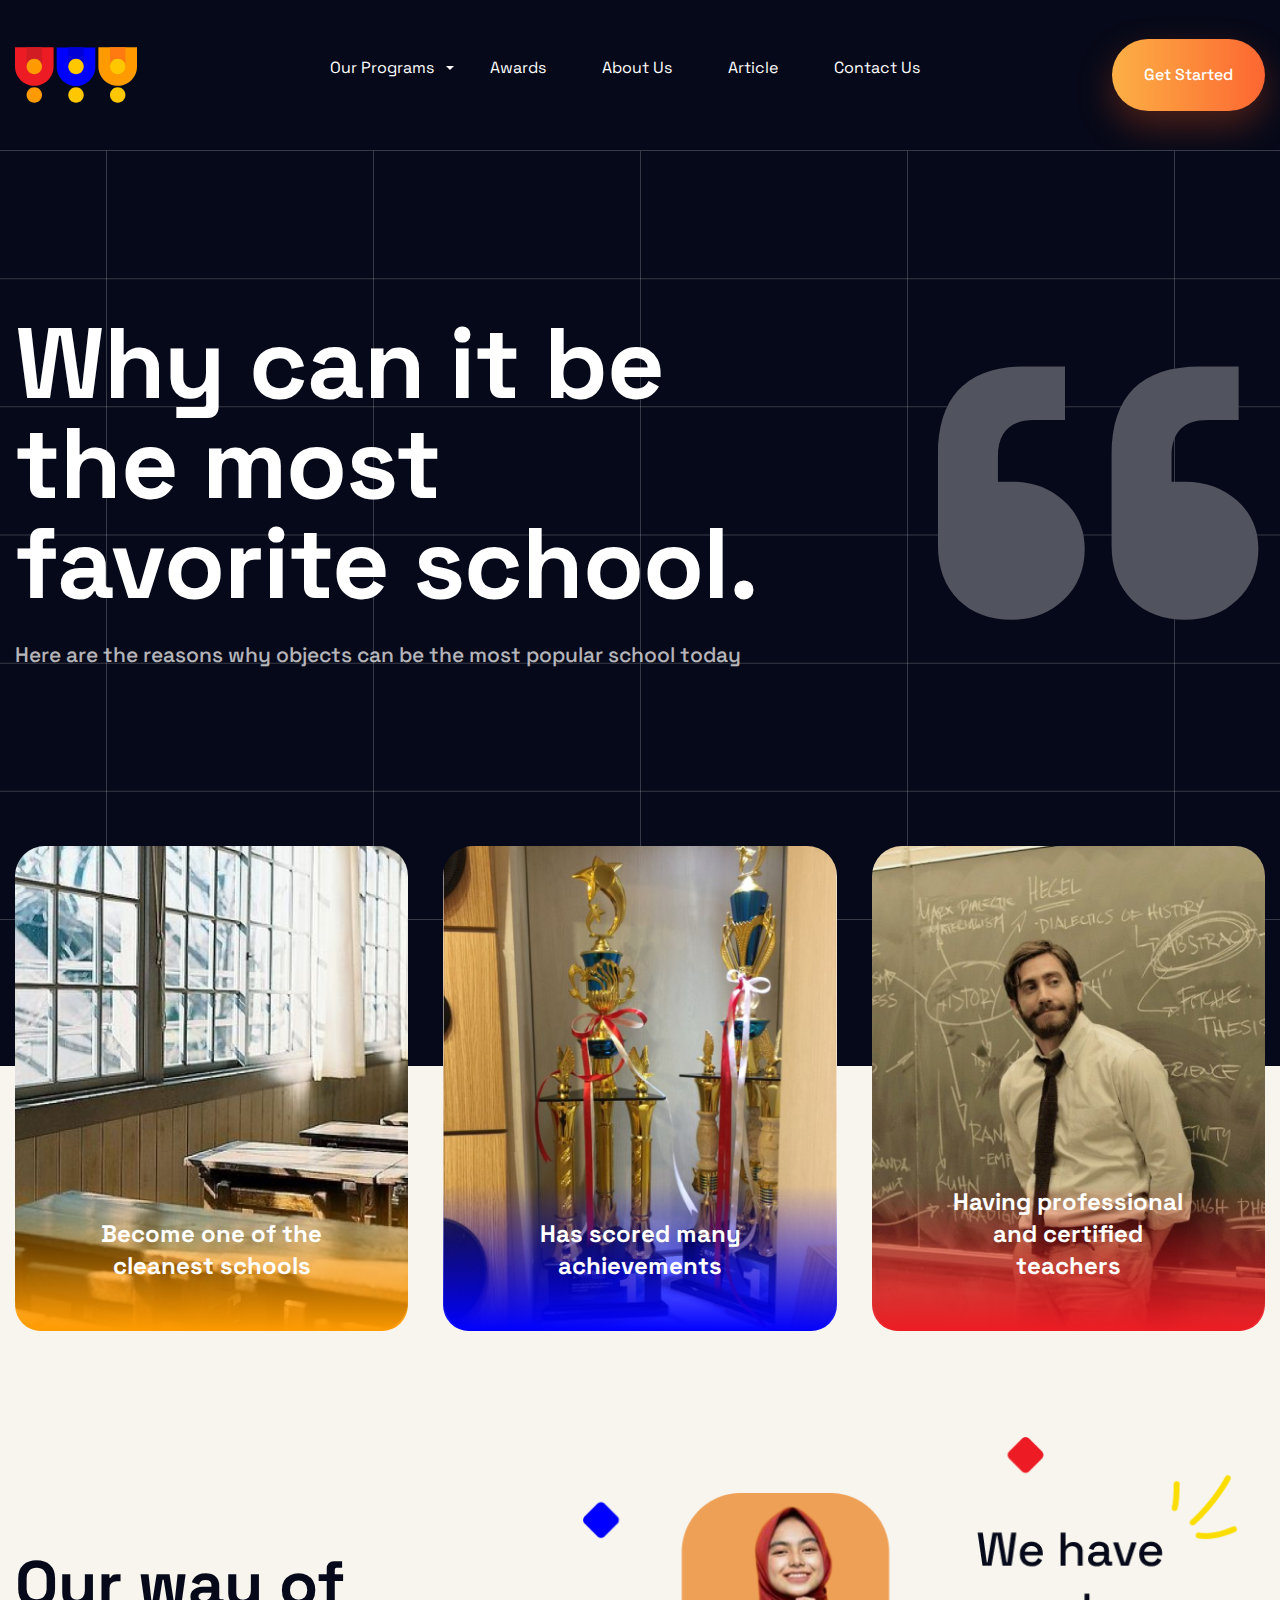
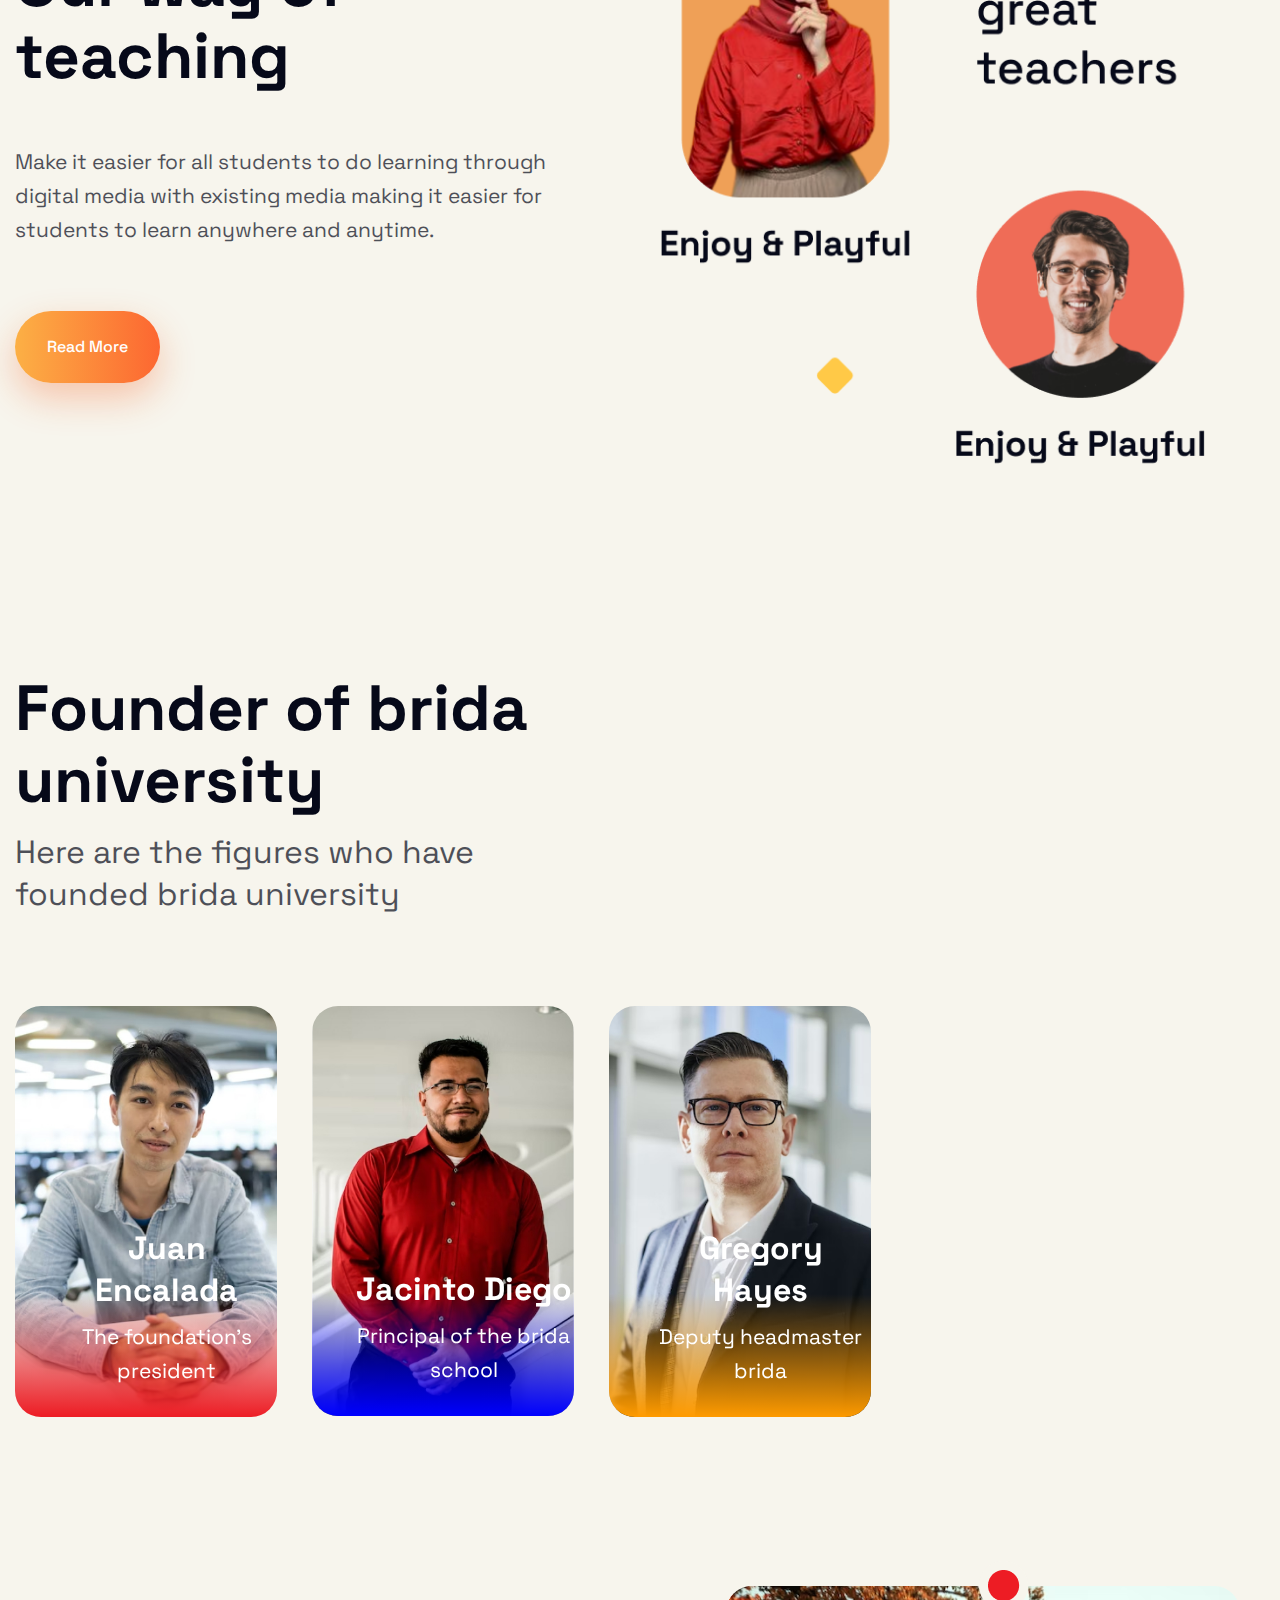
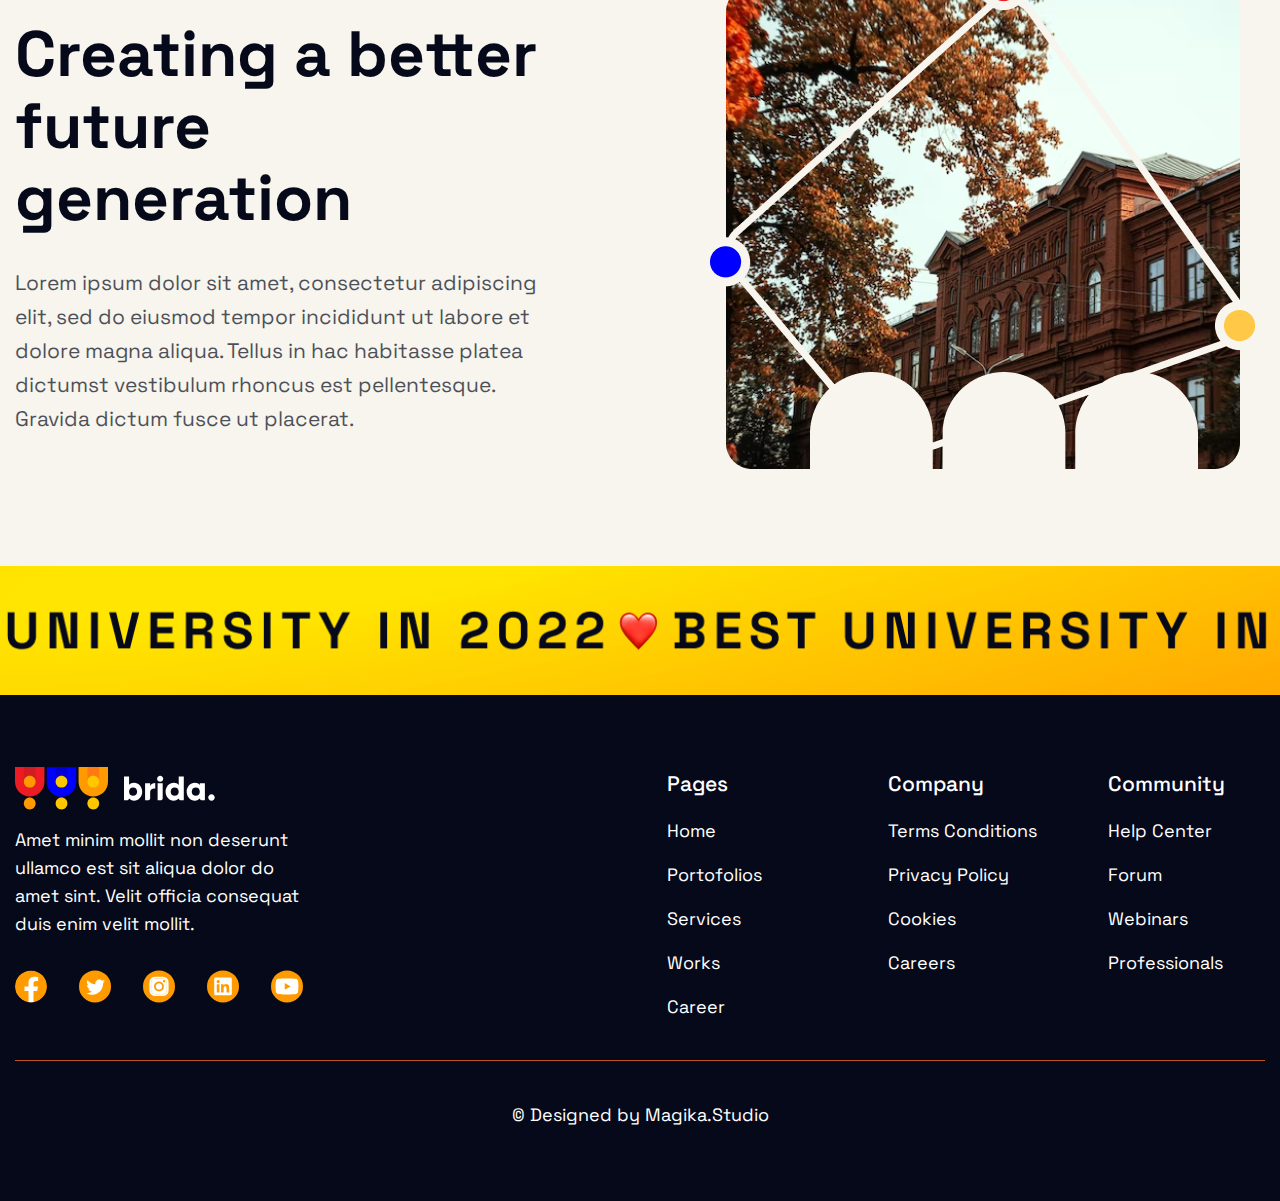
<file: about_us/about.html>
<!DOCTYPE html>
<html lang="en">

<head>
  <meta charset="UTF-8">
  <meta name="viewport" content="width=device-width, initial-scale=1.0">
  <title>Digital Agency</title>
  <link rel="stylesheet" href="css/style.css">
  <link href="https://fonts.googleapis.com/css?family=Space+Grotesk:regular,500,700&display=swap" rel="stylesheet">
  <link href="https://fonts.googleapis.com/css?family=Inter:600&display=swap" rel="stylesheet">
  <link rel="stylesheet" href="https://cdn.jsdelivr.net/npm/swiper@8/swiper-bundle.min.css">
</head>

<body>
  <div class="wrapper">
    <header class="header">
      <div class="header__container">
        <a href="#" class="header__logo"><img src="img/header/Group.svg" alt="logo"></a>
        <nav class="header__menu">
          <ul class=" menu__items">
            <li class=" menu__item">
              <div class="block__one">
                <div class="block__item">
                  <div class="menu__link block__title">Our Programs</div>
                  <div class="block__text  ">
                    <div class="menu__item"><a class="menu__link" href="https://tinypng.com/">Programs Our </a></div>
                    <div class="menu__item"><a class="menu__link" href="https://tinypng.com/"> Programs</a></div>
                    <div class="menu__item"> <a class="menu__link" href="https://tinypng.com/">Our</a>
                    </div>
                  </div>
                </div>
              </div>
            </li>
            <li class="menu__item">
              <a href="#" class="menu__link">Awards</a>
            </li>
            <li class="menu__item">
              <a href="#" class="menu__link">About Us</a>
            </li>
            <li class="menu__item">
              <a href="#" class="menu__link">Article</a>
            </li>
            <li class="menu__item">
              <a href="#" class="menu__link">Contact Us</a>
            </li>
          </ul>
        </nav>
        <div class="header__burger">Menu</div>
        <a href="#" class="header__btn btn">Get Started</a>
      </div>
    </header>
    <main class="main">
      <section class="section__intro">
        <div class="intro__container">
          <div class="intro__content">
            <div class="intro__title">
              <h1>Why can it be the most favorite school.</h1>
            </div>
            <div class="intro__text">
              Here are the reasons why objects can be the most popular school today
            </div>
          </div>
          <div class="intro__img">
            <img src="img/main/intro/intro__decor.svg" alt="decor">
          </div>
        </div>
        <div class="intro__decore _ibg">
          <img src="img/intro/intro__grid.svg" alt="cover" />
        </div>
      </section>
      <section class="section__recomendation">
        <div class="recomendation__container">
          <a href="#" class="recomendation__colum">
            <img src="img/main/intro/recomendation__img1.jpg" alt="Become one of the cleanest schools">
            <p>Become one of the cleanest schools</p>
          </a>
          <a href="#" class="recomendation__colum">
            <img src="img/main/intro/recomendation__img2.jpg" alt="Has scored many achievements">
            <p>Has scored many achievements</p>
          </a>
          <a href="#" class="recomendation__colum">
            <img src="img/main/intro/recomendation__img3.jpg" alt="Having professional and certified teachers">
            <p>Having professional and certified teachers</p>
          </a>
        </div>
      </section>
      <section class="section__our">
        <div class="our__container block">
          <div class="our__content content__box">
            <div class="our__title title">
              <h2>Our way of teaching</h2>
            </div>
            <div class="our__text text">
              <p>Make it easier for all students to do learning through digital media with existing media making it
                easier for students
                to learn anywhere and anytime.</p>
            </div>
            <div class="our__button btn"><a href="#">Read More</a></div>
          </div>
          <div class="our__img img__box ">
            <img src="img/main/our___img.png" alt="Our way of teaching">
          </div>
        </div>
      </section>
      <section class="section__founder">
        <div class="founder__container">
          <div class="founder__head">
            <div class="founder__title title">
              <h3>Founder of brida university</h3>
            </div>
            <div class="founder__text">
              <p>
                Here are the figures who have founded brida university
              </p>
            </div>
          </div>
          <div class="slider">
            <div class=" slider__item  ">
              <div class="founder__image  decor1">
                <img src="img/main/founder__img1.jpg" alt="founder">
              </div>
              <div class="founder__content">
                <div class="founder__name">
                  <p>Juan Encalada</p>
                </div>
                <div class="founder__position">
                  <p>The foundation's president</p>
                </div>
              </div>
            </div>
            <div class="slider__item">
              <div class="founder__image decor2">
                <img src="img/main/founder__img2.jpg" alt="founder">
              </div>
              <div class="founder__content">
                <div class="founder__name">
                  <p>Jacinto Diego</p>
                </div>
                <div class="founder__position">
                  <p>Principal of the brida school</p>
                </div>
              </div>
            </div>
            <div class=" slider__item ">
              <div class="founder__image decor3">
                <img src="img/main/founder__img3.jpg" alt="founder">
              </div>
              <div class="founder__content">
                <div class="founder__name">
                  <p>Gregory Hayes</p>
                </div>
                <div class="founder__position">
                  <p>Deputy headmaster brida</p>
                </div>
              </div>
            </div>
          </div>

        </div>
      </section>
      <section class="section__creating">
        <div class="creating__container block">
          <div class="creating__content content__box">
            <div class="creating__title title">
              <h4>Creating a better future generation</h4>
            </div>
            <div class="creating__text text">
              <p>Lorem ipsum dolor sit amet, consectetur adipiscing elit, sed do eiusmod tempor incididunt ut labore et
                dolore magna
                aliqua. Tellus in hac habitasse platea dictumst vestibulum rhoncus est pellentesque. Gravida dictum
                fusce ut placerat.</p>
            </div>
          </div>
          <div class="creating__img img__box"><img src="img/main/creating__img.png" alt="Our way of teaching"></div>
        </div>
      </section>
    </main>
    <footer class="footer">
      <div class="footer__container">
        <div class="footer__body">
          <div class="footer__column column__big">
            <a href="#" class="footer__logo">
              <img src="img/footer/footer__logo.svg" alt="logo">
            </a>
            <div class="footer__text">
              Amet minim mollit non deserunt ullamco est sit aliqua dolor do
              amet sint. Velit officia consequat duis enim velit mollit.
            </div>
            <div class="footer__social">
              <a href="#">
                <img src="img/footer/footer__img_Facebook.svg" alt="Facebook"></a>
              <a href="#">
                <img src="img/footer/footer__img_Twitter.svg" alt="Twitter"></a>
              <a href="#">
                <img src="img/footer/footer__img_Instagram.svg" alt="Instagram"></a>
              <a href="#">
                <img src="img/footer/footer__img_LinkedIn.svg" alt="LinkedIn"></a>
              <a href="#">
                <img src="img/footer/footer__img_YouTube.svg" alt="YouTube"></a>
            </div>
          </div>
          <div class="footer__column">
            <div class="footer__title">Pages</div>
            <ul class="footer__items">
              <li class="footer__item">
                <a href="#" class="footer__link">Home</a>
              </li>
              <li class="footer__item">
                <a href="#" class="footer__link">Portofolios</a>
              </li>
              <li class="footer__item">
                <a href="#" class="footer__link">Services</a>
              </li>
              <li class="footer__item">
                <a href="#" class="footer__link">Works</a>
              </li>
              <li class="footer__item">
                <a href="#" class="footer__link">Career</a>
              </li>
            </ul>
          </div>
          <div class="footer__column">
            <div class="footer__title">Company</div>
            <ul class="footer__items">
              <li class="footer__item">
                <a href="#" class="footer__link">Terms Conditions</a>
              </li>
              <li class="footer__item">
                <a href="#" class="footer__link">Privacy Policy</a>
              </li>
              <li class="footer__item">
                <a href="#" class="footer__link">Cookies</a>
              </li>
              <li class="footer__item">
                <a href="#" class="footer__link">Careers</a>
              </li>
            </ul>
          </div>
          <div class="footer__column">
            <div class="footer__title">Community</div>
            <ul class="footer__items">
              <li class="footer__item">
                <a href="#" class="footer__link">Help Center</a>
              </li>
              <li class="footer__item">
                <a href="#" class="footer__link">Forum</a>
              </li>
              <li class="footer__item">
                <a href="#" class="footer__link">Webinars</a>
              </li>
              <li class="footer__item">
                <a href="#" class="footer__link">Professionals</a>
              </li>
            </ul>
          </div>
        </div>
        <div class="footer__copy">
          <h6>© Designed by Magika.Studio</h6>
        </div>
      </div>
    </footer>
  </div>
  <script src="https://code.jquery.com/jquery-3.6.1.min.js"></script>
  <script src="js/slick.min.js"></script>
  <script src="js/script.js"></script>
</body>

</html>
</file>
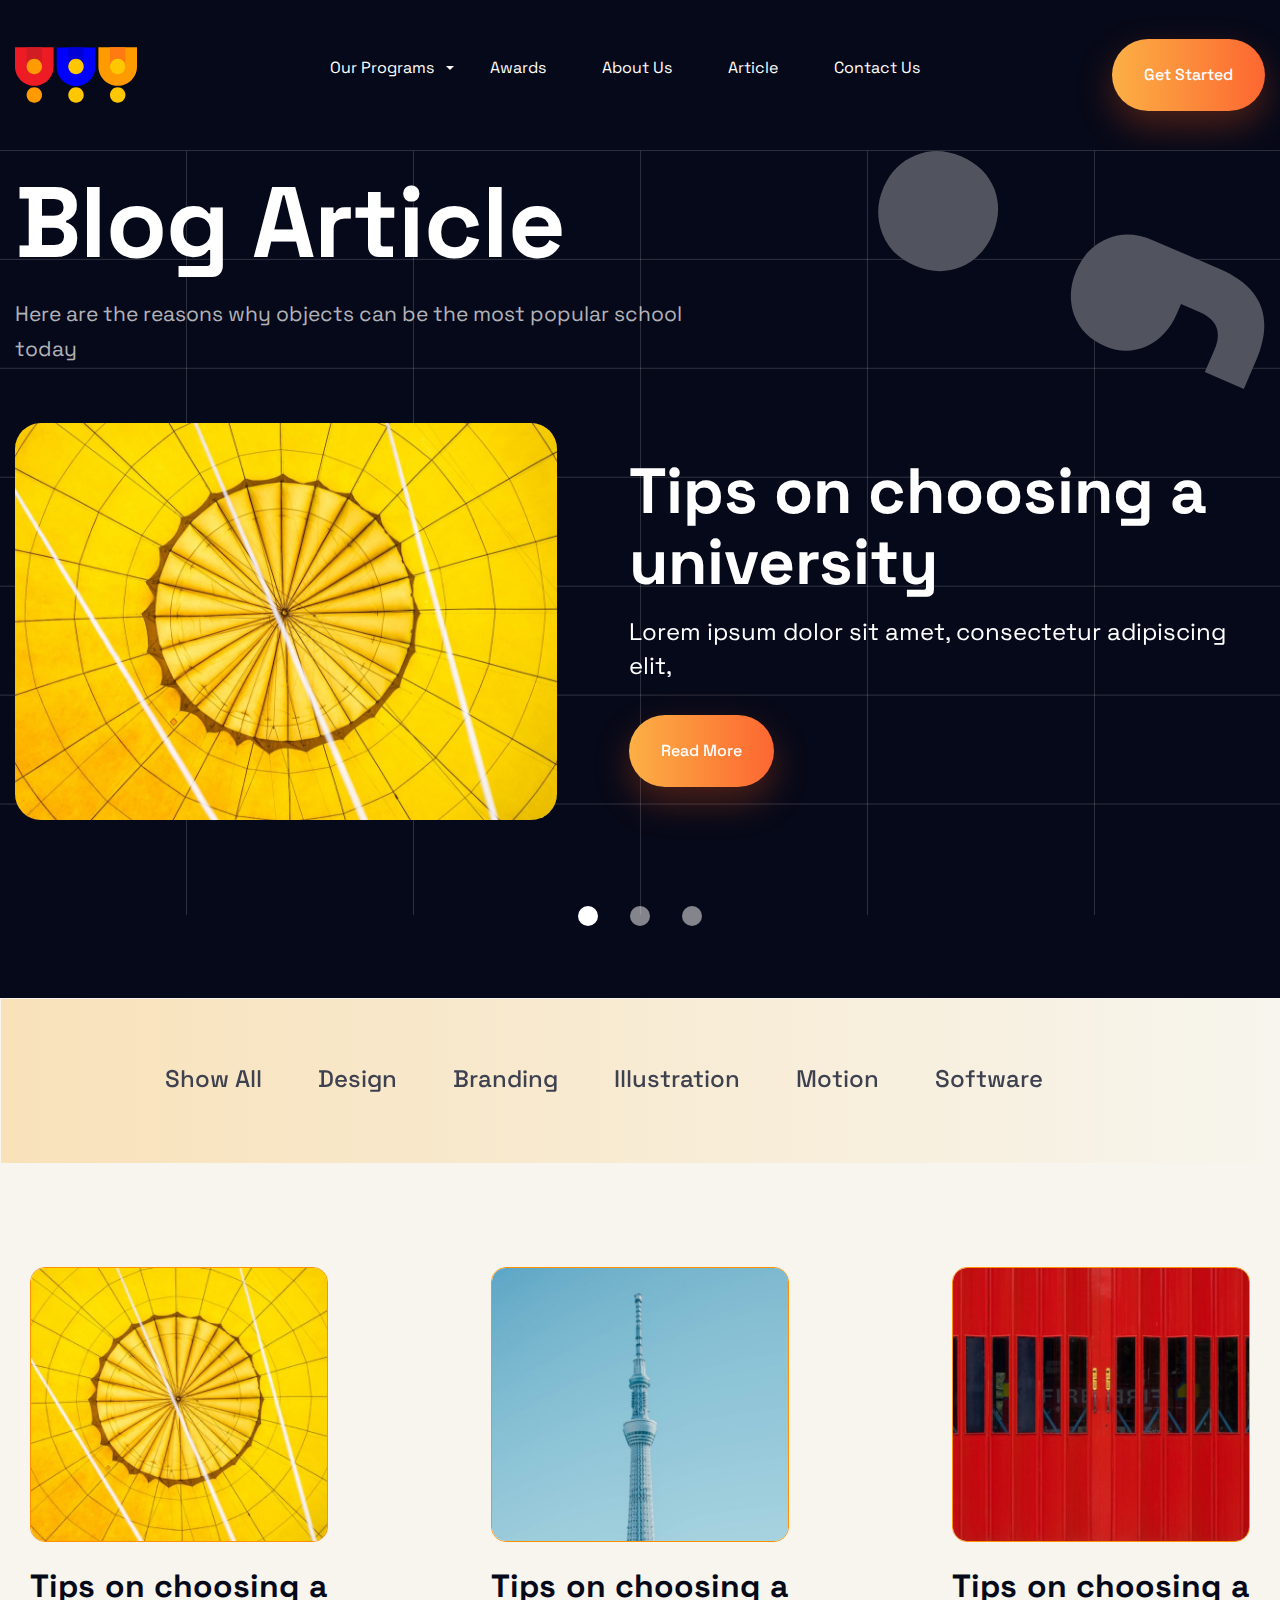
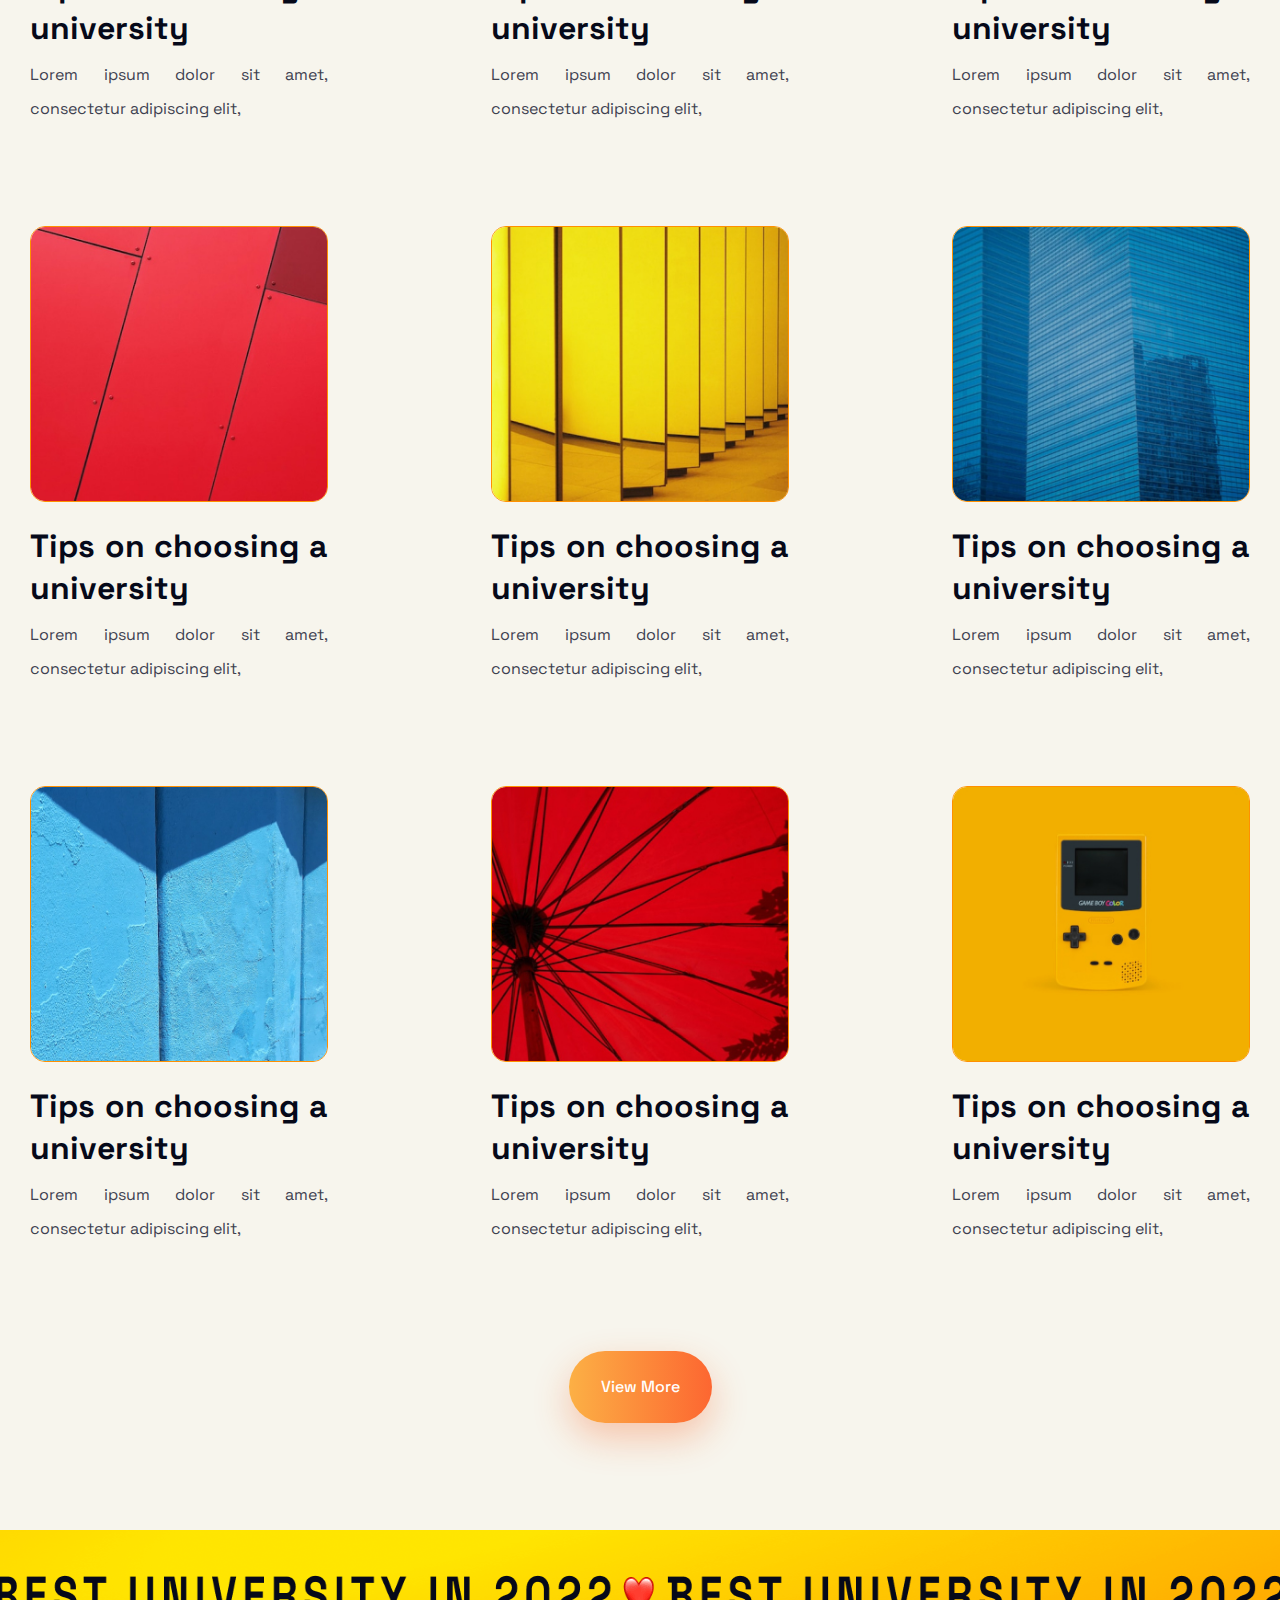
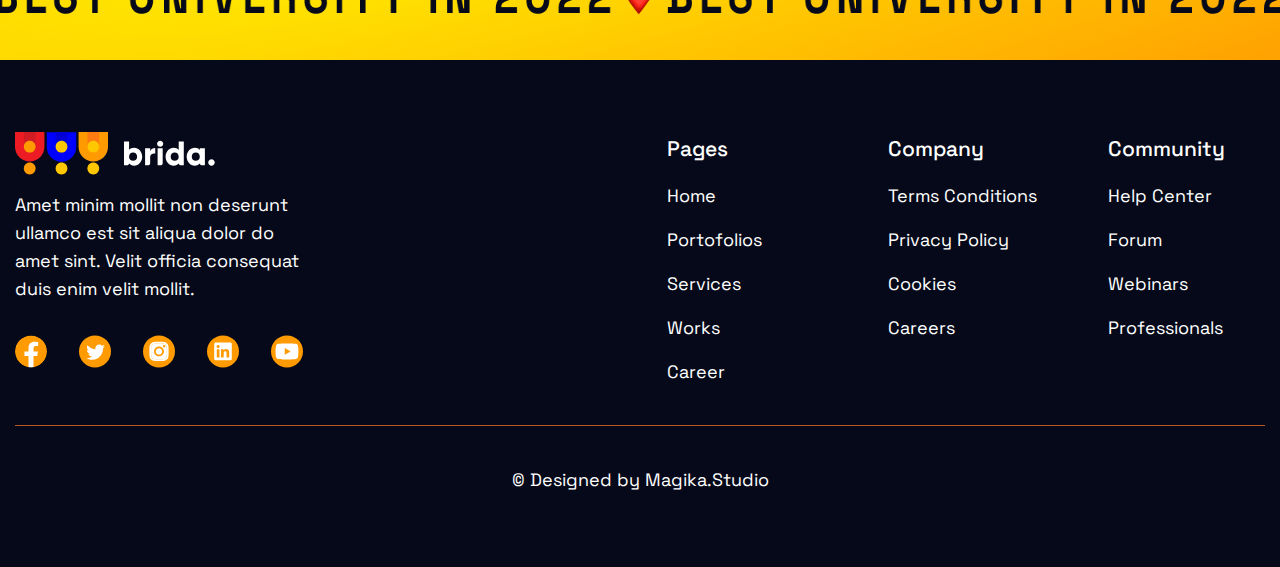
<file: blog_article/blog_article.html>
<!DOCTYPE html>
<html lang="en">

<head>
  <meta charset="UTF-8">
  <meta name="viewport" content="width=device-width, initial-scale=1.0">
  <title>Digital Agency</title>
  <link rel="stylesheet" href="css/style.css">
  <link href="https://fonts.googleapis.com/css?family=Space+Grotesk:regular,500,700&display=swap" rel="stylesheet">
</head>

<body>
  <div class="wrapper">
    <header class="header">
      <div class="header__container">
        <a href="#" class="header__logo"><img src="img/header/Group.svg" alt="logo"></a>
        <nav class="header__menu">
          <ul class=" menu__items">
            <li class=" menu__item">
              <div class="block__one">
                <div class="block__item">
                  <div class="menu__link block__title">Our Programs</div>
                  <div class="block__text  ">
                    <div class="menu__item"><a class="menu__link" href="https://tinypng.com/">Programs Our </a></div>
                    <div class="menu__item"><a class="menu__link" href="https://tinypng.com/"> Programs</a></div>
                    <div class="menu__item"> <a class="menu__link" href="https://tinypng.com/">Our</a>
                    </div>
                  </div>
                </div>
              </div>
            </li>
            <li class="menu__item">
              <a href="#" class="menu__link">Awards</a>
            </li>
            <li class="menu__item">
              <a href="#" class="menu__link">About Us</a>
            </li>
            <li class="menu__item">
              <a href="#" class="menu__link">Article</a>
            </li>
            <li class="menu__item">
              <a href="#" class="menu__link">Contact Us</a>
            </li>
          </ul>
        </nav>
        <div class="header__burger">Menu</div>
        <a href="#" class="header__btn btn">Get Started</a>
      </div>
    </header>
    <main class="main">
      <section class="section__intro">
        <div class="intro__container">
          <div class="intro__head head__intro">
            <div class="head__content">
              <h1 class="intro__title ">Blog Article</h1>
              <p class="intro__text text">Here are the reasons why objects can be the most popular school today</p>
            </div>
            <div class="head__image"><img src="img/main/intro/intro__img.svg" alt="decoration"></div>
          </div>
          <div class="slider">
            <div class=" slider__item">
              <div class="swiper__body">
                <div class="swiper__image"><img src="img/main/intro/swiper__img.jpg" alt="great picture"></div>
                <div class="swiper__content">
                  <div class="swiper__title title">
                    <h2>Tips on choosing a university</h2>
                  </div>
                  <div class="swiper__text">
                    <p>Lorem ipsum dolor sit amet, consectetur adipiscing elit,</p>
                  </div>
                  <div class="swiper__button btn"><a href="#">Read More</a></div>
                </div>
              </div>
            </div>
            <div class="slider__item ">
              <div class="swiper__body">
                <div class="swiper__image"><img src="img/main/intro/swiper__img.jpg" alt="great picture"></div>
                <div class="swiper__content">
                  <div class="swiper__title title">
                    <h2>Tips belajar menjadi menyenangkan</h2>
                  </div>
                  <div class="swiper__text">
                    <p>Lorem ipsum dolor sit amet, consectetur adipiscing elit, sed do eiusmod tempor incididunt ut
                      labore et dolore magna
                      aliqua. Odio facilisis mauris sit amet massa.</p>
                  </div>
                  <div class="swiper__button btn"><a href="#">Read More</a></div>
                </div>
              </div>
            </div>
            <div class="slider__item">
              <div class="swiper__body">
                <div class="swiper__image"><img src="img/main/intro/swiper__img.jpg" alt="great picture"></div>
                <div class="swiper__content">
                  <div class="swiper__title title">
                    <h2>Tips belajar menjadi menyenangkan</h2>
                  </div>
                  <div class="swiper__text">
                    <p>Lorem ipsum dolor sit amet, consectetur adipiscing elit, sed do eiusmod tempor incididunt ut
                      labore et dolore magna
                      aliqua. Odio facilisis mauris sit amet massa.</p>
                  </div>
                  <div class="swiper__button btn"><a href="#">Read More</a></div>
                </div>
              </div>
            </div>
          </div>
        </div>
        <div class="intro__image _ibg">
          <img src="img/main/intro/intro__grid.svg" alt="grid">
        </div>
      </section>
      <section class="section__show">
        <div class="show__container">
          <ul class="show__list slidermini">
            <li class="show__item slidermini__item">
              <a href="#"> Show All</a>
            </li>
            <li class="show__item slidermini__item">
              <a href="#">Design</a>
            </li>
            <li class="show__item slidermini__item">
              <a href="#">Branding</a>
            </li>
            <li class="show__item slidermini__item">
              <a href="#">Illustration</a>
            </li>
            <li class="show__item slidermini__item">
              <a href="#">Motion</a>
            </li>
            <li class="show__item slidermini__item">
              <a href="#">Software</a>
            </li>
          </ul>
        </div>
      </section>
      <section class="section__all">
        <div class="all__container">
          <div class="all__body">
            <div class="all__column">
              <div class="all__image ">
                <img src="img/main/image1.jpg" alt="image">
              </div>
              <div class="all__title">
                <p>
                  Tips on choosing a university
                </p>
              </div>
              <div class="all__text">
                <p>Lorem ipsum dolor sit amet, consectetur adipiscing elit,</p>
              </div>
            </div>
            <div class="all__column">
              <div class="all__image">
                <img src="img/main/image2.jpg" alt="image">
              </div>
              <div class="all__title">
                <p>
                  Tips on choosing a university
                </p>
              </div>
              <div class="all__text">
                <p>Lorem ipsum dolor sit amet, consectetur adipiscing elit,</p>
              </div>
            </div>
            <div class="all__column">
              <div class="all__image">
                <img src="img/main/image3.jpg" alt="image">
              </div>
              <div class="all__title">
                <p>
                  Tips on choosing a university
                </p>
              </div>
              <div class="all__text">
                <p>Lorem ipsum dolor sit amet, consectetur adipiscing elit,</p>
              </div>
            </div>
            <div class="all__column">
              <div class="all__image">
                <img src="img/main/image4.jpg" alt="image">
              </div>
              <div class="all__title">
                <p>
                  Tips on choosing a university
                </p>
              </div>
              <div class="all__text">
                <p>Lorem ipsum dolor sit amet, consectetur adipiscing elit,</p>
              </div>
            </div>
            <div class="all__column">
              <div class="all__image">
                <img src="img/main/image5.jpg" alt="image">
              </div>
              <div class="all__title">
                <p>
                  Tips on choosing a university
                </p>
              </div>
              <div class="all__text">
                <p>Lorem ipsum dolor sit amet, consectetur adipiscing elit,</p>
              </div>
            </div>
            <div class="all__column">
              <div class="all__image">
                <img src="img/main/image6.jpg" alt="image">
              </div>
              <div class="all__title">
                <p>
                  Tips on choosing a university
                </p>
              </div>
              <div class="all__text">
                <p>Lorem ipsum dolor sit amet, consectetur adipiscing elit,</p>
              </div>
            </div>
            <div class="all__column">
              <div class="all__image">
                <img src="img/main/image7.jpg" alt="image">
              </div>
              <div class="all__title">
                <p>
                  Tips on choosing a university
                </p>
              </div>
              <div class="all__text">
                <p>Lorem ipsum dolor sit amet, consectetur adipiscing elit,</p>
              </div>
            </div>
            <div class="all__column">
              <div class="all__image">
                <img src="img/main/image8.jpg" alt="image">
              </div>
              <div class="all__title">
                <p>
                  Tips on choosing a university
                </p>
              </div>
              <div class="all__text">
                <p>Lorem ipsum dolor sit amet, consectetur adipiscing elit,</p>
              </div>
            </div>
            <div class="all__column">
              <div class="all__image">
                <img src="img/main/image9.jpg" alt="image">
              </div>
              <div class="all__title">
                <p>
                  Tips on choosing a university
                </p>
              </div>
              <div class="all__text">
                <p>Lorem ipsum dolor sit amet, consectetur adipiscing elit,</p>
              </div>
            </div>
          </div>
          <div class="all__button">
            <div class=" btn"><a href="#">View More</a></div>
          </div>
        </div>
        <div class="all__bg"><img src="img/main/creating__banner.png" alt="banner"></div>
      </section>
    </main>
    <footer class="footer">
      <div class="footer__container">
        <div class="footer__body">
          <div class="footer__column column__big">
            <a href="#" class="footer__logo">
              <img src="img/footer/footer__logo.svg" alt="logo">
            </a>
            <div class="footer__text">
              Amet minim mollit non deserunt ullamco est sit aliqua dolor do
              amet sint. Velit officia consequat duis enim velit mollit.
            </div>
            <div class="footer__social">
              <a href="#">
                <img src="img/footer/footer__img_Facebook.svg" alt="Facebook"></a>
              <a href="#">
                <img src="img/footer/footer__img_Twitter.svg" alt="Twitter"></a>
              <a href="#">
                <img src="img/footer/footer__img_Instagram.svg" alt="Instagram"></a>
              <a href="#">
                <img src="img/footer/footer__img_LinkedIn.svg" alt="LinkedIn"></a>
              <a href="#">
                <img src="img/footer/footer__img_YouTube.svg" alt="YouTube"></a>
            </div>
          </div>
          <div class="footer__column">
            <div class="footer__title">Pages</div>
            <ul class="footer__items">
              <li class="footer__item">
                <a href="#" class="footer__link">Home</a>
              </li>
              <li class="footer__item">
                <a href="#" class="footer__link">Portofolios</a>
              </li>
              <li class="footer__item">
                <a href="#" class="footer__link">Services</a>
              </li>
              <li class="footer__item">
                <a href="#" class="footer__link">Works</a>
              </li>
              <li class="footer__item">
                <a href="#" class="footer__link">Career</a>
              </li>
            </ul>
          </div>
          <div class="footer__column">
            <div class="footer__title">Company</div>
            <ul class="footer__items">
              <li class="footer__item">
                <a href="#" class="footer__link">Terms Conditions</a>
              </li>
              <li class="footer__item">
                <a href="#" class="footer__link">Privacy Policy</a>
              </li>
              <li class="footer__item">
                <a href="#" class="footer__link">Cookies</a>
              </li>
              <li class="footer__item">
                <a href="#" class="footer__link">Careers</a>
              </li>
            </ul>
          </div>
          <div class="footer__column">
            <div class="footer__title">Community</div>
            <ul class="footer__items">
              <li class="footer__item">
                <a href="#" class="footer__link">Help Center</a>
              </li>
              <li class="footer__item">
                <a href="#" class="footer__link">Forum</a>
              </li>
              <li class="footer__item">
                <a href="#" class="footer__link">Webinars</a>
              </li>
              <li class="footer__item">
                <a href="#" class="footer__link">Professionals</a>
              </li>
            </ul>
          </div>
        </div>
        <div class="footer__copy">
          <h6>© Designed by Magika.Studio</h6>
        </div>
      </div>
    </footer>
  </div>
  <script src="https://code.jquery.com/jquery-3.6.1.min.js"></script>
  <script src="js/slick.min.js"></script>
  <script src="js/script.js"></script>
</body>

</html>
</file>
<file: css/style.css>
* {
  padding: 0px;
  margin: 0px;
  border: none;
}

*,
*::before,
*::after {
  box-sizing: border-box;
}

:focus,
:active {
  outline: none;
}

a:focus,
a:active {
  outline: none;
}

/* Links */
a,
a:link,
a:visited {
  text-decoration: none;
  /* display: inline-block; */
}

a:hover {
  /* color: inherit; */
  text-decoration: none;
}

/* Common */
aside,
nav,
footer,
header,
section,
main {
  display: block;
}

h1,
h2,
h3,
h4,
h5,
h6,
p {
  font-size: inherit;
  font-weight: inherit;
}

ul,
ul li {
  list-style: none;
}

img {
  vertical-align: top;
}

img,
svg {
  max-width: 100%;
  height: auto;
}

address {
  font-style: normal;
}

/* Form */
input,
textarea,
button,
select {
  font-family: inherit;
  font-size: inherit;
  color: inherit;
  background-color: transparent;
}

/* input::-ms-clear {
  display: none;
} */

button,
input[type=submit] {
  display: inline-block;
  box-shadow: none;
  background-color: transparent;
  background: none;
  cursor: pointer;
}

input:focus,
input:active,
button:focus,
button:active {
  outline: none;
}

/* button::-moz-focus-inner {
  padding: 0;
  border: 0;
} */

label {
  cursor: pointer;
}

legend {
  display: block;
}

html,
body {
  height: 100%;
}

body {
  font-family: "Space Grotesk";
  font-style: normal;
  font-weight: 400;
  font-size: 1.3125rem;
  line-height: 162%;
  color: #060919;
  background: #f7f5ed;
}

[class*=__container] {
  max-width: 1330px;
  padding: 0px 15px;
  margin: 0 auto;
}

.wrapper {
  /* max-width: 1600px;
  margin: 0 auto; */
  min-height: 100%;
  overflow: clip;
  display: flex;
  flex-direction: column;
}

.title {
  font-weight: 700;
  font-size: 4rem;
  line-height: 112%;
}

.text {
  opacity: 0.7;
}

.btn {
  font-weight: 500;
  font-size: 1rem;
  line-height: 150%;
  display: inline-block;
  align-items: center;
  color: #ffffff;
  padding: 24px 32px;
  box-shadow: 0px 15px 36px rgba(246, 87, 20, 0.3);
  border-radius: 60px;
  transition: all 200ms ease;
  background: linear-gradient(90deg, rgb(252, 176, 69) 0%, rgb(253, 29, 29) 50%, rgb(131, 58, 180) 100%);
  animation: gradient 8s ease infinite;

  background-size: 400%;
} 

.btn:hover {
  font-weight: 700;
  animation-play-state: paused;
  background: radial-gradient(127.68% 423.02% at 31.82% -13.39%, #ff9b00 12.5%, #ed1c24 100%);
}

@keyframes gradient {
  0% {
    background-position: 0 50%;
  }
  50% {
    background-position: 100% 50%;
  }
  100% {
    background-position: 0 50%;
  }
}
/* ._ibg {
  position: relative;
} */
._ibg img {
  position: absolute;
  width: 100%;
  height: 100%;
  top: 0;
  left: 0;
  object-fit: cover;
}

@media (max-width: 1099.98px) {
  .title {
    font-size: 2.25rem;
    line-height: 128%;
  }
  .text {
    font-size: 1rem;
    line-height: 162%;
  }
}
@media (max-width: 447.98px) {
  .text {
    opacity: 0.8;
  }
}
/* ======main============================================================== */
.header {
  background: #060919;
}

.header__container {
  display: flex;
  justify-content: space-between;
  align-items: center;
  min-height: 150px;
  gap: 20px;
}

.header__logo {
  position: relative;
  z-index: 3;
}

.header__logo img {
  max-width: 100%;
}

.header__menu {
  font-size: 1rem;
  line-height: 162%;
  display: flex;
}

.menu__items {
  display: flex;
  gap: 56px;
}

.menu__link {
  position: relative;
  color: #ffffff;
  transition: all 400ms ease 200ms;
}

.menu__link::before {
  position: absolute;
  content: "";
  height: 1.5px;
  background: radial-gradient(127.68% 423.02% at 31.82% -13.39%, #ff9b00 12.5%, #ed1c24 100%);
  bottom: 0;
  left: 50%;
  width: 0;
  transition: all 400ms;
}

.menu__link:hover {
  color: #ff6a00;
}

.menu__link:hover::before {
  left: 0;
  width: 100%;
}

.header__btn {
  transition: all 400ms ease;
}

.header__burger {
  color: #ffffff;
  display: none;
  position: relative;
  z-index: 3;
  padding: 16px 32px;
  box-shadow: 0px 15px 36px rgba(246, 87, 20, 0.3);
  border-radius: 60px;
  transition: all 400ms ease;
  background: linear-gradient(90deg, rgb(252, 176, 69) 0%, rgb(253, 29, 29) 50%, rgb(131, 58, 180) 100%);
  animation: gradient 6s ease infinite;
  background-size: 400%;
}

.header__burger:hover {
  font-weight: 700;
  animation-play-state: paused;
  background: radial-gradient(127.68% 423.02% at 31.82% -13.39%, #ff9b00 12.5%, #ed1c24 100%);
}

/*
.header__menu__item {
}
.header__btn {
} */
.block__one {
  position: relative;
}

.block__item {
  margin-bottom: 15px;
}

.block__title {
  display: inline-block;
  position: relative;
  cursor: pointer;
  transition: all 800ms ease 200ms;
}

.block__title::after {
  content: "";
  position: absolute;
  top: 45%;
  right: -20px;
  border-left: 4px solid transparent;
  border-right: 4px solid transparent;
  border-top: 4px solid rgb(255, 250, 250);
  transition: all 500ms ease 200ms;
}

.block__title.active::after {
  transform: rotate(540deg);
}

.block__text {
  display: none;
}

.block__text {
  position: absolute;
  left: 0;
  top: 30px;
  z-index: 22;
}

.block__text a {
  color: #FFFFFF;
}

.block__text > *:not(:last-child) {
  margin-bottom: 8px;
}

/* ======adaptive============================================================== */
@media (max-width: 1023.98px) {
  .header__container {
    /* padding-left: 75px;
    padding-right: 75px; */
    min-height: 104px;
  }
  .header__logo {
    width: 81px;
  }
  .menu__items {
    gap: 52px;
  }
}
@media (max-width: 899.98px) {
  .header__container {
    min-height: 104px;
  }
  .header__btn {
    display: none;
  }
  body.lock {
    overflow: hidden;
  }
  .header {
    position: fixed;
    width: 100%;
    top: 0;
    left: 0;
    z-index: 20;
    background: none;
  }
  .header::before {
    content: "";
    position: absolute;
    top: 0;
    left: 0;
    width: 100%;
    height: 100%;
    background-color: #060919;
    opacity: 0.7;
  }
  .header__burger {
    position: relative;
    display: inline-block;
    z-index: 3;
  }
  .header__menu {
    position: fixed;
    top: -100%;
    left: 0;
    width: 100%;
    height: 100%;
    background-color: #000000;
    padding: 100px 20px 20px 20px;
    justify-content: center;
    transition: all 600ms ease-out;
    overflow: auto;
    /* opacity: 0.7; */
    font-size: 2.3rem;
    text-align: center;
  }
  .menu__items {
    flex-direction: column;
    gap: 20px;
  }
  .menu__items li {
    padding: 15px;
  }
  .header__menu.active {
    top: 0;
  }
  .header__burger.active {
    padding: 16px 32px;
    background: radial-gradient(127.68% 423.02% at 31.82% -13.39%, #ff0000 12.5%, #1900fd 100%);
    box-shadow: 0px 15px 36px rgba(246, 87, 20, 0.3);
    border-radius: 60px;
  }
  .block__text {
    top: 75px;
  }
  .block__text > *:not(:last-child) {
    margin-bottom: 15px;
  }
  .block__title.active {
    margin-bottom: 180px;
  }
}
.main {
  flex: 1 1 auto;
}

.section__intro {
  background: #060919;
  color: #ffffff;
  position: relative;
}

.intro__container {
  position: relative;
  z-index: 2;
}

.intro__block {
  display: flex;
  justify-content: space-between;
  gap: 20px;
  align-items: center;
}

.intro__content {
  padding-top: 70px;
  flex: 1 1 50%;
}

.intro__title {
  font-weight: 700;
  font-size: 6.25rem;
  line-height: 100%;
  letter-spacing: -1px;
  margin-bottom: 56px;
  position: relative;
}

.intro__title::after {
  content: "";
  position: absolute;
  width: 125px;
  bottom: -10%;
  right: 16%;
  border: 4px solid #FFC947;
}

.intro__text {
  font-weight: 500;
  font-size: 21px;
  line-height: 162%;
  color: #ffffff;
  opacity: 0.8;
  margin-bottom: 62px;
}

/* .intro__btn {
} */
.intro__image {
  flex: 1 1 50%;
  text-align: right;
}

.intro__image img {
  max-width: 100%;
}

.intro__banner {
  padding-top: 75px;
  margin: 0px -150px;
}

.intro__decore img {
  width: 100vw;
  object-fit: cover;
  object-position: center;
  height: 100vh;
}

/* ======adaptive============================================================== */
@media (max-width: 1099.98px) {
  .intro__container {
    padding: 0px 20px;
  }
  .intro__content {
    padding: 0;
    flex: 1 1 50%;
  }
  .intro__image {
    flex: 1 1 50%;
    text-align: left;
  }
  .intro__title {
    font-size: 3.625rem;
    line-height: 124%;
    margin-bottom: 64px;
  }
  .intro__title::after {
    bottom: -23%;
    left: 0%;
  }
  .intro__text {
    font-weight: 500;
    font-size: 0.875rem;
    line-height: 171%;
    margin-bottom: 32px;
  }
  .intro__block {
    justify-content: center;
  }
  .intro__banner {
    padding-top: 30px;
    margin: 0px -15px;
  }
}
@media (max-width: 899.98px) {
  .intro__container {
    padding: 100px 15px 0px;
  }
}
@media (max-width: 767.98px) {
  .intro__block {
    flex-direction: column-reverse;
    text-align: center;
  }
  .intro__title::after {
    display: none;
  }
}
@media (max-width: 447.98px) {
  .intro__container {
    padding: 120px 15px 0px;
  }
  .intro__title {
    font-size: 2.25rem;
    line-height: 128%;
    margin-bottom: 16px;
  }
  .intro__text {
    font-weight: 400;
    font-size: 16px;
    line-height: 162%;
    margin-bottom: 32px;
  }
  .intro__banner {
    padding-top: 0px;
    /* margin: 0px -260px; */
  }
  .intro__image img {
    max-width: 100%;
    margin-left: -15px;
  }
}
/* ======.section__online ============================================================== */
/* 
.section__online {
} */
.online__container {
  padding: 120px 15px 70px 15px;
}

.online__row {
  display: flex;
  flex-wrap: wrap;
  justify-content: space-between;
  padding-bottom: 135px;
  column-gap: 20px;
  row-gap: 87px;
}

.row__item {
  flex: 0 1 25%;
  display: flex;
}

.row__item img {
  max-width: 60px;
  margin-right: 15px;
}

.row__text {
  font-weight: 500;
  font-size: 1.125rem;
  line-height: 156%;
  max-width: 220px;
}

/* ======online__colums============================================================== */
.online__colums {
  display: flex;
  justify-content: space-between;
  align-items: center;
  gap: 90px;
}

.online__image {
  flex: 1 1 55%;
  display: flex;
}

.online__content {
  flex: 1 1 45%;
}

.online__image img {
  max-width: 100%;
}

.online__title {
  margin-bottom: 52px;
}

.online__text {
  margin-bottom: 64px;
}

/* .online__component {
} */
.component__body {
  display: flex;
  flex-wrap: wrap;
  gap: 24px;
}

.component__colum {
  display: flex;
  align-items: center;
  flex: 1 1 45%;
  color: #060919;
}

.component__colum img {
  margin-right: 16px;
  max-width: 52px;
}

.component__colum p {
  font-weight: 500;
  line-height: 162%;
  transition: all 400ms ease-out;
}

.component__colum p:hover {
  text-decoration: underline;
  color: #f98500;
}

/* ======adaptive============================================================== */
@media (max-width: 1099.98px) {
  .online__container {
    padding: 100px 15px 50px;
  }
  .online__row {
    justify-content: space-around;
  }
  .row__item {
    flex: 0 1 28%;
    display: flex;
  }
  .row__item:nth-child(3) {
    justify-content: center;
    flex: 1 1 100%;
    display: flex;
  }
  .online__content > *:not(:last-child) {
    margin-bottom: 32px;
  }
  .online__colums {
    justify-content: space-around;
    gap: 29px;
  }
  .online__image {
    flex: 0 0 45%;
    justify-content: center;
  }
  .online__content {
    flex: 0 0 45%;
  }
  .component__colum p {
    font-size: 1.125rem;
    line-height: 156%;
  }
  .online__colums {
    padding: 20px 0px 0px 0px;
  }
}
@media (max-width: 899.98px) {
  .row__item {
    flex: 1 1 45%;
  }
  .row__text {
    max-width: none;
  }
}
@media (max-width: 767.98px) {
  .online__row {
    padding-bottom: 110px;
    column-gap: 20px;
    row-gap: 80px;
  }
  .online__colums {
    flex-direction: column;
  }
  .online__image {
    flex: 1 1 100%;
  }
  .online__content {
    flex: 1 1 100%;
  }
  .row__item {
    flex: 0 0 70%;
    display: block;
    text-align: center;
    gap: 15px;
  }
  .row__item img {
    margin-right: 0px;
    margin-bottom: 15px;
  }
  .row__item:nth-child(3) {
    flex: 0 0 70%;
    justify-content: start;
    display: block;
    text-align: center;
  }
}
@media (max-width: 447.98px) {
  .component__colum {
    display: flex;
    align-items: center;
    flex: 1 1 46%;
  }
  .component__body {
    display: flex;
    flex-wrap: wrap;
    gap: 15px;
  }
  .component__colum p {
    font-weight: 500;
    font-size: 0.875rem;
    line-height: 171%;
  }
  .component__colum img {
    margin-right: 8px;
    width: 45px;
  }
  .online__title {
    margin-bottom: 16px;
  }
  .online__text {
    margin-bottom: 32px;
  }
}
/* ======section__specify ============================================================== */
/* .section__specify {
} */
.specify__container {
  padding: 70px 15px;
}

.specify__colums {
  display: flex;
  justify-content: space-between;
  align-items: center;
  gap: 90px;
}

.specify__content {
  flex: 1 1 46%;
}

.specify__title {
  margin-bottom: 52px;
}

.specify__text {
  margin-bottom: 64px;
}

.specify__image {
  flex: 1 1 49%;
  display: flex;
  justify-content: end;
}

.specify__image img {
  max-width: 100%;
}

.specify__button {
  color: #ffffff;
}

@media (max-width: 1099.98px) {
  .specify__container {
    padding: 60px 15px;
  }
  .specify__colums {
    justify-content: space-around;
    gap: 20px;
  }
  .specify__title {
    margin-bottom: 32px;
  }
  .specify__text {
    margin-bottom: 32px;
  }
  .specify__content {
    flex: 0 0 42%;
  }
  .specify__image {
    flex: 0 0 42%;
    justify-content: center;
  }
}
@media (max-width: 767.98px) {
  .specify__colums {
    flex-direction: column-reverse;
    gap: 33px;
  }
}
@media (max-width: 447.98px) {
  .specify__title {
    margin-bottom: 16px;
  }
  .specify__text {
    margin-bottom: 40px;
  }
}
/* =====section__supported============================================================== */
.section__supported {
  position: relative;
}

.supported__container {
  padding: 164px 15px 122px;
  display: flex;
  align-items: center;
  justify-content: space-between;
  gap: 32px;
}

.supported__image {
  flex: 0 1 39%;
  position: relative;
  z-index: 5;
}

.supported__content {
  flex: 0 1 55%;
  position: relative;
  z-index: 5;
}

.supported__title {
  margin-bottom: 24px;
}

.supported__text {
  margin-bottom: 48px;
}

/* .supported__button {
}
.supported__btn {
} */
/* ======adaptive============================================================== */
@media (max-width: 1099.98px) {
  .supported__container {
    padding: 80px 15px;
    justify-content: space-around;
  }
  .supported__image {
    flex: 0 1 39%;
  }
  .supported__content {
    flex: 0 1 45%;
  }
  .supported__title {
    margin-bottom: 32px;
  }
  .supported__text {
    margin-bottom: 32px;
  }
}
@media (max-width: 767.98px) {
  .supported__container {
    flex-direction: column;
    justify-content: center;
  }
  .supported__image {
    flex: 1 1 100%;
  }
  .supported__content {
    flex: 1 1 100%;
  }
}
@media (max-width: 447.98px) {
  .supported__container {
    padding: 56px 15px;
  }
  .supported__title {
    margin-bottom: 16px;
  }
  .supported__text {
    margin-bottom: 40px;
  }
}
@media (min-width: 767.98px) {
  .supported__container::after {
    content: "";
    position: absolute;
    top: 0;
    left: 0;
    width: 50%;
    height: 100%;
    background: linear-gradient(90deg, rgba(255, 156, 1, 0.22) 0%, rgba(251, 184, 78, 0) 100%);
  }
}
/* ======.section__steps============================================================== */
.section__steps {
  background-color: #060919;
  color: #ffffff;
  position: relative;
}

.section__steps::after {
  content: "";
  position: absolute;
  top: 1px;
  left: 1px;
  width: 100%;
  height: 100%;
  background: url("../img/main/steps__bg.svg");
}

.section__steps::before {
  content: "";
  position: absolute;
  top: 1px;
  left: 1px;
  width: 100%;
  height: 100%;
  background: url("../img/main/steps__banner.png") 0 bottom/100% no-repeat;
}

.steps__container {
  padding: 60px 15px 130px;
  display: flex;
  align-items: center;
  justify-content: space-between;
  gap: 65px;
}

.steps__image {
  flex: 1 1 58%;
  margin-left: -50px;
  padding-bottom: 130px;
  position: relative;
  z-index: 3;
}

.steps__content {
  flex: 1 1 50%;
  position: relative;
  z-index: 3;
}

.steps__image img {
  max-width: 100%;
}

.steps__title {
  margin-bottom: 24px;
}

.steps__text {
  margin-bottom: 63px;
}

.steps__components {
  display: flex;
  flex-direction: column;
  row-gap: 15px;
  position: relative;
  font-size: 1rem;
  line-height: 162%;
}

.steps__component > :first-child {
  margin-right: 24px;
}

.steps__components::before {
  content: "";
  position: absolute;
  top: 37%;
  left: 3%;
  width: 211px;
  height: 100px;
  background: url("../img/main/steps__decor.svg") 1px 1px/100% no-repeat;
}

.steps__component {
  color: #ffffff;
  align-items: center;
  display: flex;
  transition: all 400ms ease-out;
}

.steps__component:hover {
  text-decoration: underline;
  color: #f98500;
}

.component__left {
  align-self: flex-start;
}

.component__centr {
  align-self: center;
}

.component__right {
  align-self: flex-end;
}

/* ======adaptive============================================================== */
@media (max-width: 1199.98px) {
  .steps__components::before {
    top: 47%;
    left: -4%;
  }
}
@media (max-width: 1099.98px) {
  .steps__container {
    padding: 60px 15px 140px;
    justify-content: space-around;
  }
  .steps__image {
    flex: 0 1 40%;
    margin-left: 0px;
    padding-bottom: 80px;
  }
  .steps__content {
    flex: 0 1 40%;
  }
  .steps__title {
    margin-bottom: 32px;
    text-align: justify;
  }
  .steps__text {
    margin-bottom: 32px;
    text-align: justify;
  }
  .steps__components::before {
    top: 50%;
    left: -14%;
    width: 153px;
    height: 80px;
  }
  .section__steps::before {
    background: url("../img/main/steps__banner.png") center bottom/1290px 103px no-repeat;
  }
}
@media (max-width: 767.98px) {
  .steps__container {
    padding: 56px 15px 140px;
    flex-direction: column;
    justify-content: center;
    gap: 32px;
  }
  .steps__image {
    flex: 1 1 100%;
    padding-bottom: 0px;
  }
  .steps__content {
    flex: 1 1 100%;
  }
  .steps__components::before {
    display: none;
  }
  .steps__title {
    margin-bottom: 16px;
    text-align: start;
  }
  .steps__text {
    text-align: start;
  }
}
@media (max-width: 447.98px) {
  .steps__container {
    padding: 56px 15px 100px;
  }
  .section__steps::before {
    background: url("../img/main/steps__banner.png") center bottom/956px 76px no-repeat;
  }
}
/* ======section__read ============================================================= */
/* .section__read {
} */
.read__container {
  padding: 100px 15px;
}

.read__content {
  display: flex;
  flex-direction: column;
  align-items: center;
}

.read__head {
  max-width: 891px;
  text-align: center;
  margin-bottom: 24px;
}

.read__text {
  max-width: 697px;
  text-align: center;
}

.read__row {
  padding: 100px 0px;
  display: flex;
  justify-content: space-between;
  gap: 32px;
}

.read__colum {
  flex: 0 1 25%;
}

.read__image {
  margin-bottom: 24px;
  display: flex;
  justify-content: center;
}

.read__image img {
  max-width: 100%;
  border: 1px solid coral;
  border-radius: 17px;
  overflow: hidden;
  transition: all 400ms ease 100ms;
}

.read__image img:hover {
  transform: scale(1.15);
}

.read__title {
  font-weight: 700;
  font-size: 32px;
  line-height: 131%;
  margin-bottom: 8px;
}

.read__text {
  font-weight: 400;
  font-size: 1rem;
  line-height: 162%;
  color: #3e4150;
}

.read__button {
  display: flex;
  justify-content: center;
}

/* .read__btn {
} */
/* ======adaptive============================================================== */
@media (max-width: 1099.98px) {
  .read__colum {
    flex: 0 1 31%;
  }
  .read__colum:nth-child(3) {
    display: none;
  }
  .read__row {
    justify-content: space-around;
  }
}
@media (max-width: 767.98px) {
  .read__row {
    align-items: center;
    flex-direction: column;
    justify-content: center;
    padding: 32px 0px;
  }
  .read__colum {
    flex: 1 1 100%;
  }
}
@media (max-width: 447.98px) {
  .read__title {
    max-width: none;
    text-align: left;
    margin-bottom: 16px;
  }
  .read__text {
    max-width: none;
    text-align: left;
  }
  .read__container {
    padding: 56px 15px;
  }
  .read__button {
    display: flex;
    justify-content: flex-start;
  }
}
/* ======adaptive============================================================== */
/* .section__awards {
} */
.awards__container {
  padding: 100px 15px;
}

.awards__head {
  text-align: center;
}

.awards__body {
  display: flex;
  justify-content: space-between;
  align-items: center;
  gap: 100px;
  padding: 75px 0px;
}

.awards__column {
  flex: 1 1 45%;
}

.awards__items {
  display: flex;
  align-items: center;
  padding-bottom: 15px;
  margin-bottom: 32px;
  border-bottom: 1px solid #f98500;
}

.awards__img {
  margin-right: 32px;
}

/* .awards__img img {
} */
.awards__title {
  font-weight: 400;
  font-size: 1.3125rem;
  line-height: 162%;
  color: #060919;
  flex: 1 1 20%;
}

.awards__text {
  font-weight: 400;
  font-size: 1rem;
  line-height: 162%;
  text-align: center;
  color: #3e4150;
}

.awards__button {
  text-align: center;
}

/* .read__btn {
} */
/* ======adaptive============================================================== */
@media (max-width: 1099.98px) {
  .awards__container {
    padding: 56px 15px;
  }
}
@media (max-width: 767.98px) {
  .awards__column:last-child {
    display: none;
  }
  .awards__body {
    padding: 32px 0px;
  }
}
@media (max-width: 447.98px) {
  .awards__title {
    text-align: left;
  }
  .awards__title {
    font-size: 1rem;
    line-height: 162%;
  }
  .awards__text {
    font-size: 0.875rem;
    line-height: 171%;
  }
  .awards__button {
    text-align: left;
  }
}
.footer {
  background: #060919;
  color: #ffffff;
}

.footer__container {
  padding: 72px 15px;
}

.footer__body {
  padding-bottom: 40px;
  display: flex;
  gap: 64px;
  position: relative;
}

.footer__body::after {
  content: "";
  position: absolute;
  bottom: 0;
  left: 0;
  width: 100%;
  height: 1px;
  background-color: rgba(226, 101, 34, 0.831372549);
}

.column__big {
  flex: 1 1 60%;
  max-width: 388px;
  margin-right: 300px;
}

.footer__logo {
  display: block;
  margin-bottom: 16px;
}

.footer__logo img {
  transition: all 500ms ease;
}

.footer__logo img:hover {
  transform: scale(1.1);
}

.footer__text {
  font-weight: 400;
  font-size: 1.125rem;
  line-height: 156%;
  margin-bottom: 32px;
}

.footer__social {
  display: flex;
  gap: 32px;
}

.footer__social img {
  max-width: 33px;
  transition: all 400ms;
}

.footer__social img:hover {
  transform: scale(1.3);
}

.footer__column {
  flex: 1 1 12%;
}

.footer__title {
  font-weight: 500;
  font-size: 1.315rem;
  line-height: 162%;
  margin-bottom: 16px;
}

.footer__items > *:not(:last-child) {
  margin-bottom: 16px;
}

.footer__item {
  font-weight: 400;
  font-size: 1.125rem;
  line-height: 156%;
}

.footer__link {
  position: relative;
  color: #ffffff;
  transition: all 400ms;
}

.footer__link::before {
  position: absolute;
  content: "";
  height: 1.5px;
  background: radial-gradient(127.68% 423.02% at 31.82% -13.39%, #ff9b00 12.5%, #ed1c24 100%);
  bottom: 0;
  left: 50%;
  width: 0;
  transition: all 400ms;
}

.footer__link:hover {
  color: #ff6a00;
}

.footer__link:hover::before {
  left: 0;
  width: 100%;
}

.footer__copy {
  padding-top: 40px;
  text-align: center;
  font-weight: 400;
  font-size: 1.125rem;
  line-height: 156%;
}

/* ======adaptive============================================================== */
@media (max-width: 1099.98px) {
  .footer__body {
    flex-wrap: wrap;
  }
  .column__big {
    flex: 1 1 100%;
    max-width: 388px;
    margin-right: 500px;
  }
  .footer__column {
    flex: 0 0 20%;
  }
}
@media (max-width: 991.98px) {
  .footer__column_big {
    flex: 1 1 100%;
    max-width: none;
    margin-right: 0px;
  }
}
@media (max-width: 447.98px) {
  .footer__container {
    padding: 32px 15px;
  }
  .footer__body {
    flex-wrap: wrap;
    flex-direction: column;
  }
  .column__big {
    flex: 1 1 100%;
    max-width: none;
    margin-right: 0;
  }
  .footer__column {
    flex: 1 1 100%;
  }
  .footer__logo img {
    width: 123px;
    height: 26px;
  }
  .footer__social {
    justify-content: space-around;
  }
}
</file>
<file: article/css/style.css>
* {
  padding: 0px;
  margin: 0px;
  border: none;
}

*,
*::before,
*::after {
  box-sizing: border-box;
}

:focus,
:active {
  outline: none;
}

a:focus,
a:active {
  outline: none;
}

/* Links */
a,
a:link,
a:visited {
  text-decoration: none;
  /* display: inline-block; */
}

a:hover {
  /* color: inherit; */
  text-decoration: none;
}

/* Common */
aside,
nav,
footer,
header,
section,
main {
  display: block;
}

h1,
h2,
h3,
h4,
h5,
h6,
p {
  font-size: inherit;
  font-weight: inherit;
}

ul,
ul li {
  list-style: none;
}

img {
  vertical-align: top;
}

img,
svg {
  max-width: 100%;
  height: auto;
}

address {
  font-style: normal;
}

/* Form */
input,
textarea,
button,
select {
  font-family: inherit;
  font-size: inherit;
  color: inherit;
  background-color: transparent;
}

input::-ms-clear {
  display: none;
}

button,
input[type=submit] {
  display: inline-block;
  box-shadow: none;
  background-color: transparent;
  background: none;
  cursor: pointer;
}

input:focus,
input:active,
button:focus,
button:active {
  outline: none;
}

button::-moz-focus-inner {
  padding: 0;
  border: 0;
}

label {
  cursor: pointer;
}

legend {
  display: block;
}

html,
body {
  height: 100%;
}

body {
  font-family: "Space Grotesk";
  font-style: normal;
  font-weight: 400;
  font-size: 1.3125rem;
  line-height: 162%;
  color: #060919;
  background: #f7f5ed;
}

[class*=__container] {
  max-width: 1330px;
  padding: 0px 15px;
  margin: 0 auto;
}

.wrapper {
  /* max-width: 1600px;
  margin: 0 auto; */
  min-height: 100%;
  overflow: clip;
  display: flex;
  flex-direction: column;
}

.title {
  font-weight: 700;
  font-size: 4rem;
  line-height: 112%;
}

.text {
  color: rgba(255, 255, 255, 0.7);
}

.btn a {
  color: #ffffff;
}

.btn {
  font-weight: 500;
  font-size: 1rem;
  line-height: 150%;
  display: inline-block;
  align-items: center;
  color: #ffffff;
  padding: 24px 32px;
  box-shadow: 0px 15px 36px rgba(246, 87, 20, 0.3);
  border-radius: 60px;
  transition: all 200ms ease;
  background: linear-gradient(90deg, rgb(252, 176, 69) 0%, rgb(253, 29, 29) 50%, rgb(131, 58, 180) 100%);
  animation: gradient 8s ease infinite;
  background-size: 400%;
}

.btn:hover {
  font-weight: 700;
  animation-play-state: paused;
  background: radial-gradient(127.68% 423.02% at 31.82% -13.39%, #ff9b00 12.5%, #ed1c24 100%);
}

@keyframes gradient {
  0% {
    background-position: 0 50%;
  }

  50% {
    background-position: 100% 50%;
  }

  100% {
    background-position: 0 50%;
  }
}

/* ._ibg {
  position: relative;
} */
._ibg img {
  position: absolute;
  width: 100%;
  height: 100%;
  top: 0;
  left: 0;
  object-fit: cover;
}

@media (max-width: 1099.98px) {
  .title {
    font-size: 2.25rem;
    line-height: 128%;
  }

  .text {
    font-size: 1rem;
    line-height: 162%;
  }
}

@media (max-width: 447.98px) {
  .text {
    opacity: 0.8;
  }
}

.section__intro {
  background: #060919;
  color: #ffffff;
  position: relative;
}

.intro__decore img {
  width: 100vw;
  object-fit: cover;
  object-position: center;
  height: 100vh;
}

/* ======main============================================================== */
.header {
  background: #060919;
}

.header__container {
  display: flex;
  justify-content: space-between;
  align-items: center;
  min-height: 150px;
  gap: 20px;
}

.header__logo {
  position: relative;
  z-index: 3;
}

.header__logo img {
  max-width: 100%;
}

.header__menu {
  font-size: 1rem;
  line-height: 162%;
  display: flex;
}

.menu__items {
  display: flex;
  gap: 56px;
}

.menu__link {
  position: relative;
  color: #ffffff;
  transition: all 400ms ease 200ms;
}

.menu__link::before {
  position: absolute;
  content: "";
  height: 1.5px;
  background: radial-gradient(127.68% 423.02% at 31.82% -13.39%, #ff9b00 12.5%, #ed1c24 100%);
  bottom: 0;
  left: 50%;
  width: 0;
  transition: all 400ms;
}

.menu__link:hover {
  color: #ff6a00;
}

.menu__link:hover::before {
  left: 0;
  width: 100%;
}

.header__btn {
  transition: all 400ms ease;
}

.header__burger {
  color: #ffffff;
  display: none;
  position: relative;
  z-index: 3;
  padding: 16px 32px;
  box-shadow: 0px 15px 36px rgba(246, 87, 20, 0.3);
  border-radius: 60px;
  transition: all 400ms ease;
  background: linear-gradient(90deg, rgb(252, 176, 69) 0%, rgb(253, 29, 29) 50%, rgb(131, 58, 180) 100%);
  animation: gradient 6s ease infinite;
  background-size: 400%;
}

.header__burger:hover {
  font-weight: 700;
  animation-play-state: paused;
  background: radial-gradient(127.68% 423.02% at 31.82% -13.39%, #ff9b00 12.5%, #ed1c24 100%);
}

.block__one {
  position: relative;
}

.block__item {
  margin-bottom: 15px;
}

.block__title {
  display: inline-block;
  position: relative;
  cursor: pointer;
  transition: all 800ms ease 200ms;
}

.block__title::after {
  content: "";
  position: absolute;
  top: 45%;
  right: -20px;
  border-left: 4px solid transparent;
  border-right: 4px solid transparent;
  border-top: 4px solid rgb(255, 250, 250);
  transition: all 500ms ease 200ms;
}

.block__title.active::after {
  transform: rotate(540deg);
}

.block__text {
  display: none;
}

.block__text {
  position: absolute;
  left: 0;
  top: 30px;
  z-index: 22;
}

.block__text a {
  color: #FFFFFF;
}

.block__text>*:not(:last-child) {
  margin-bottom: 8px;
}

/* ======adaptive============================================================== */
@media (max-width: 1023.98px) {
  .header__container {
    /* padding-left: 75px;
    padding-right: 75px; */
    min-height: 104px;
  }

  .header__logo {
    width: 81px;
  }

  .menu__items {
    gap: 52px;
  }
}

@media (max-width: 899.98px) {
  .header__container {
    min-height: 104px;
  }

  .header__btn {
    display: none;
  }

  body.lock {
    overflow: hidden;
  }

  .header {
    position: fixed;
    width: 100%;
    top: 0;
    left: 0;
    z-index: 20;
    background: none;
  }

  .header::before {
    content: "";
    position: absolute;
    top: 0;
    left: 0;
    width: 100%;
    height: 100%;
    background-color: #060919;
    opacity: 0.7;
  }

  .header__burger {
    position: relative;
    display: inline-block;
    z-index: 3;
  }

  .header__menu {
    position: fixed;
    top: -100%;
    left: 0;
    width: 100%;
    height: 100%;
    background-color: #000000;
    padding: 100px 20px 20px 20px;
    justify-content: center;
    transition: all 600ms ease-out;
    overflow: auto;
    /* opacity: 0.7; */
    font-size: 2.3rem;
    text-align: center;
  }

  .menu__items {
    flex-direction: column;
    gap: 20px;
  }

  .menu__items li {
    padding: 15px;
  }

  .header__menu.active {
    top: 0;
  }

  .header__burger.active {
    padding: 16px 32px;
    background: radial-gradient(127.68% 423.02% at 31.82% -13.39%, #ff0000 12.5%, #1900fd 100%);
    box-shadow: 0px 15px 36px rgba(246, 87, 20, 0.3);
    border-radius: 60px;
  }

  .block__text {
    top: 75px;
  }

  .block__text>*:not(:last-child) {
    margin-bottom: 15px;
  }

  .block__title.active {
    margin-bottom: 180px;
  }
}

.intro__container {
  padding-bottom: 80px;
}

.intro__block {
  display: flex;
  justify-content: space-between;
  align-items: center;
  padding: 50px 0px;
  position: relative;
  z-index: 3;
}

.intro__content {
  flex: 1 1 70%;
}

.intro__title {
  font-weight: 700;
  font-size: 4rem;
  line-height: 112%;
  margin-bottom: 24px;
}

.intro__items {
  display: flex;
  flex-wrap: wrap;
  gap: 32px;
}

.intro__item {
  font-weight: 500;
  font-size: 1rem;
  line-height: 150%;
}

.intro__item span {
  font-weight: 400;
  line-height: 162%;
  color: rgba(255, 255, 255, 0.64);
  margin-right: 8px;
}

.intro__img {
  flex: 1 1 30%;
  display: flex;
  justify-content: right;
}

.intro__fone {
  position: relative;
  z-index: 3;
}

.intro__fone img {
  border-radius: 16px;
}

.intro__image img {
  width: 100vw;
  object-fit: cover;
  object-position: center;
  height: 73vh;
}

/* ======adaptive============================================================== */
@media (max-width: 1099.98px) {
  .intro__container {
    padding-bottom: 32px;
  }

  .intro__block {
    padding: 60px 0px;
  }

  .intro__content {
    flex: 1 1 60%;
  }

  .intro__title {
    font-size: 3.625rem;
    line-height: 124%;
    margin-bottom: 32px;
  }

  .intro__items {
    display: flex;
    gap: 32px;
  }

  .intro__img {
    flex: 1 1 40%;
    justify-content: center;
  }

  .intro__img img {
    max-width: 50%;
  }
}

@media (max-width: 899.98px) {
  .intro__container {
    padding-top: 50px;
  }
}

@media (max-width: 767.98px) {
  .intro__img {
    display: none;
  }
}

@media (max-width: 447.98px) {
  .intro__container {
    padding-bottom: 110px;
  }

  .intro__block {
    display: block;
    padding: 75px 0 67px;
  }

  .intro__content {
    flex: 1 1 100%;
  }

  .intro__title {
    font-size: 2.25rem;
    line-height: 128%;
    margin-bottom: 16px;
    text-align: center;
  }

  .intro__items {
    gap: 10px;
  }

  .intro__img {
    display: none;
  }

  .intro__fone {
    margin: 0 -40px;
  }
}

.section__article {
  position: relative;
}

.article__banner {
  position: absolute;
  width: 100%;
  height: 6.4%;
  bottom: 0;
  left: 0;
  object-fit: cover;
  object-position: center;
}

.article__container {
  padding: 64px 15px 312px;
  display: flex;
  justify-content: space-between;
  column-gap: 94px;
  row-gap: 124px;
}

.article__content {
  flex: 1 1 73%;
}

.article__images {
  flex: 1 1 27%;
}

.content__article {
  font-size: 1rem;
}

.content__article>*:not(:last-child, li) {
  margin-bottom: 29px;
}

.content__sub-title {
  font-size: 21px;
}

.content__text:nth-child(12) {
  margin-top: 60px;
}

.content__text:nth-child(13) {
  margin-top: 60px;
}

.content__title {
  font-weight: 700;
  font-size: 24px;
  line-height: 142%;
}

.content__title h4 {
  margin-top: 60px;
}

.content__decore {
  display: flex;
  margin: 70px 0px;
}

.content__decore img {
  margin-right: 32px;
}

.list__first li {
  padding-left: 20px;
  position: relative;
}

.list__first li::before {
  content: "";
  position: absolute;
  width: 8px;
  height: 8px;
  top: 40%;
  left: 0;
  border-radius: 50%;
  background: radial-gradient(127.68% 423.02% at 31.82% -13.39%, #ff9b00 12.5%, #ed1c24 100%);
}

.list__second li:not(:last-child) {
  margin-bottom: 29px;
}

.image__block {
  display: flex;
  flex-direction: column;
  row-gap: 52px;
  column-gap: 163px;
}

.box__title {
  font-weight: 700;
  font-size: 2.25rem;
  line-height: 128%;
  margin-bottom: 56px;
}

.box__image {
  display: flex;
  justify-content: center;
  margin-bottom: 24px;
}

.box__image img {
  border: 1px solid #ff9b00;
  border-radius: 15px;
}

.box__sub-title {
  font-weight: 700;
  font-size: 2rem;
  line-height: 131%;
  text-align: justify;
  margin-bottom: 8px;
}

.box__text {
  font-size: 1rem;
  text-align: justify;
  color: #3e4150;
}

/* ======adaptive============================================================== */
@media (max-width: 1099.98px) {
  .article__container {
    padding: 54px 15px 174px;
    flex-direction: column;
    justify-content: center;
    row-gap: 56px;
  }

  .article__content {
    flex: 1 1 100%;
  }

  .article__images {
    flex: 1 1 100%;
  }

  .article__banner {
    height: 4%;
  }

  .image__block {
    flex-direction: row;
    justify-content: space-between;
  }

  .image__box {
    flex: 1 1 50%;
    max-width: 322px;
  }

  .image__box:first-child {
    display: none;
  }
}

@media (max-width: 767.98px) {
  .image__block {
    flex-direction: column;
    justify-content: center;
  }

  .image__box {
    flex: 1 1 100%;
    max-width: none;
  }

  .image__box:first-child {
    display: block;
  }

  .article__banner {
    height: 3%;
  }
}

@media (max-width: 447.98px) {
  .article__container {
    padding: 33px 15px 120px;
  }

  .article__banner {
    height: 1.8%;
  }

  .content__article>*:not(:last-child, li) {
    margin-bottom: 24px;
  }

  .content__sub-title {
    font-size: 1rem;
  }

  .content__text:nth-child(12) {
    margin-top: 50px;
  }

  .content__text:nth-child(13) {
    margin-top: 0;
  }

  .content__title h4 {
    margin-top: 0;
  }

  .content__decore {
    display: block;
    margin-top: 56px;
  }

  .content__decore img {
    margin-right: 0;
    margin-bottom: 32px;
  }
}

/* ======adaptive============================================================== */
.footer {
  background: #060919;
  color: #ffffff;
}

.footer__container {
  padding: 72px 15px;
}

.footer__body {
  padding-bottom: 40px;
  display: flex;
  gap: 64px;
  position: relative;
}

.footer__body::after {
  content: "";
  position: absolute;
  bottom: 0;
  left: 0;
  width: 100%;
  height: 1px;
  background-color: rgba(226, 101, 34, 0.831372549);
}

.column__big {
  flex: 1 1 60%;
  max-width: 388px;
  margin-right: 300px;
}

.footer__logo {
  display: block;
  margin-bottom: 16px;
}

.footer__logo img {
  transition: all 500ms ease;
}

.footer__logo img:hover {
  transform: scale(1.1);
}

.footer__text {
  font-weight: 400;
  font-size: 1.125rem;
  line-height: 156%;
  margin-bottom: 32px;
}

.footer__social {
  display: flex;
  gap: 32px;
}

.footer__social img {
  max-width: 33px;
  transition: all 400ms;
}

.footer__social img:hover {
  transform: scale(1.3);
}

.footer__column {
  flex: 1 1 12%;
}

.footer__title {
  font-weight: 500;
  font-size: 1.315rem;
  line-height: 162%;
  margin-bottom: 16px;
}

.footer__items>*:not(:last-child) {
  margin-bottom: 16px;
}

.footer__item {
  font-weight: 400;
  font-size: 1.125rem;
  line-height: 156%;
}

.footer__link {
  position: relative;
  color: #ffffff;
  transition: all 400ms;
}

.footer__link::before {
  position: absolute;
  content: "";
  height: 1.5px;
  background: radial-gradient(127.68% 423.02% at 31.82% -13.39%, #ff9b00 12.5%, #ed1c24 100%);
  bottom: 0;
  left: 50%;
  width: 0;
  transition: all 400ms;
}

.footer__link:hover {
  color: #ff6a00;
}

.footer__link:hover::before {
  left: 0;
  width: 100%;
}

.footer__copy {
  padding-top: 40px;
  text-align: center;
  font-weight: 400;
  font-size: 1.125rem;
  line-height: 156%;
}

/* ======adaptive============================================================== */
@media (max-width: 1099.98px) {
  .footer__body {
    flex-wrap: wrap;
  }

  .column__big {
    flex: 1 1 100%;
    max-width: 388px;
    margin-right: 500px;
  }

  .footer__column {
    flex: 0 0 20%;
  }
}

@media (max-width: 991.98px) {
  .footer__column_big {
    flex: 1 1 100%;
    max-width: none;
    margin-right: 0px;
  }
}

@media (max-width: 447.98px) {
  .footer__container {
    padding: 32px 15px;
  }

  .footer__body {
    flex-wrap: wrap;
    flex-direction: column;
  }

  .column__big {
    flex: 1 1 100%;
    max-width: none;
    margin-right: 0;
  }

  .footer__column {
    flex: 1 1 100%;
  }

  .footer__logo img {
    width: 123px;
    height: 26px;
  }

  .footer__social {
    justify-content: space-around;
  }
}
</file>
<file: our_program/css/style.css>
* {
  padding: 0px;
  margin: 0px;
  border: none;
}

*,
*::before,
*::after {
  box-sizing: border-box;
}

:focus,
:active {
  outline: none;
}

a:focus,
a:active {
  outline: none;
}

/* Links */
a,
a:link,
a:visited {
  text-decoration: none;
  /* display: inline-block; */
}

a:hover {
  /* color: inherit; */
  text-decoration: none;
}

/* Common */
aside,
nav,
footer,
header,
section,
main {
  display: block;
}

h1,
h2,
h3,
h4,
h5,
h6,
p {
  font-size: inherit;
  font-weight: inherit;
}

ul,
ul li {
  list-style: none;
}

img {
  vertical-align: top;
}

img,
svg {
  max-width: 100%;
  height: auto;
}

address {
  font-style: normal;
}

/* Form */
input,
textarea,
button,
select {
  font-family: inherit;
  font-size: inherit;
  color: inherit;
  background-color: transparent;
}

input::-ms-clear {
  display: none;
}

button,
input[type=submit] {
  display: inline-block;
  box-shadow: none;
  background-color: transparent;
  background: none;
  cursor: pointer;
}

input:focus,
input:active,
button:focus,
button:active {
  outline: none;
}

button::-moz-focus-inner {
  padding: 0;
  border: 0;
}

label {
  cursor: pointer;
}

legend {
  display: block;
}

html,
body {
  height: 100%;
}

body {
  font-family: "Space Grotesk";
  font-style: normal;
  font-weight: 400;
  font-size: 1.3125rem;
  line-height: 162%;
  color: #060919;
  background: #f7f5ed;
}

[class*=__container] {
  max-width: 1330px;
  padding: 0px 15px;
  margin: 0 auto;
}

.wrapper {
  /* max-width: 1600px;
  margin: 0 auto; */
  min-height: 100%;
  overflow: clip;
  display: flex;
  flex-direction: column;
}

.title {
  font-weight: 700;
  font-size: 4rem;
  line-height: 112%;
}

.text {
  color: rgba(255, 255, 255, 0.7);
}

.btn a {
  color: #ffffff;
}

.btn {
  font-weight: 500;
  font-size: 1rem;
  line-height: 150%;
  display: inline-block;
  align-items: center;
  color: #ffffff;
  padding: 24px 32px;
  box-shadow: 0px 15px 36px rgba(246, 87, 20, 0.3);
  border-radius: 60px;
  transition: all 200ms ease;
  background: linear-gradient(90deg, rgb(252, 176, 69) 0%, rgb(253, 29, 29) 50%, rgb(131, 58, 180) 100%);
  animation: gradient 8s ease infinite;
  background-size: 400%;
}

.btn:hover {
  font-weight: 700;
  animation-play-state: paused;
  background: radial-gradient(127.68% 423.02% at 31.82% -13.39%, #ff9b00 12.5%, #ed1c24 100%);
}


@keyframes gradient {
  0% {
    background-position: 0 50%;
  }

  50% {
    background-position: 100% 50%;
  }

  100% {
    background-position: 0 50%;
  }
}

/* ._ibg {
  position: relative;
} */
._ibg img {
  position: absolute;
  width: 100%;
  height: 100%;
  top: 0;
  left: 0;
  -o-object-fit: cover;
  object-fit: cover;
}

@media (max-width: 1099.98px) {
  .title {
    font-size: 2.25rem;
    line-height: 128%;
  }

  .text {
    font-size: 1rem;
    line-height: 162%;
  }
}

@media (max-width: 447.98px) {
  .text {
    opacity: 0.8;
  }
}

/* ======main============================================================== */
.header {
  background: #060919;
}

.header__container {
  display: flex;
  justify-content: space-between;
  align-items: center;
  min-height: 150px;
  gap: 20px;
}

.header__logo {
  position: relative;
  z-index: 3;
}

.header__logo img {
  max-width: 100%;
}

.header__menu {
  font-size: 1rem;
  line-height: 162%;
  display: flex;
}

.menu__items {
  display: flex;
  gap: 56px;
}

.menu__link {
  position: relative;
  color: #ffffff;
  transition: all 400ms ease 200ms;
}

.menu__link::before {
  position: absolute;
  content: "";
  height: 1.5px;
  background: radial-gradient(127.68% 423.02% at 31.82% -13.39%, #ff9b00 12.5%, #ed1c24 100%);
  bottom: 0;
  left: 50%;
  width: 0;
  transition: all 400ms;
}

.menu__link:hover {
  color: #ff6a00;
}

.menu__link:hover::before {
  left: 0;
  width: 100%;
}

.header__btn {
  transition: all 400ms ease;
}

.header__burger {
  color: #ffffff;
  display: none;
  position: relative;
  z-index: 3;
  padding: 16px 32px;
  box-shadow: 0px 15px 36px rgba(246, 87, 20, 0.3);
  border-radius: 60px;
  transition: all 400ms ease;
  background: linear-gradient(90deg, rgb(252, 176, 69) 0%, rgb(253, 29, 29) 50%, rgb(131, 58, 180) 100%);
  animation: gradient 6s ease infinite;
  background-size: 400%;
}

.header__burger:hover {
  font-weight: 700;
  animation-play-state: paused;
  background: radial-gradient(127.68% 423.02% at 31.82% -13.39%, #ff9b00 12.5%, #ed1c24 100%);
}

/*
.header__menu__item {
}
.header__btn {
} */
.block__one {
  position: relative;
}

.block__item {
  margin-bottom: 15px;
}

.block__title {
  display: inline-block;
  position: relative;
  cursor: pointer;
  transition: all 800ms ease 200ms;
}

.block__title::after {
  content: "";
  position: absolute;
  top: 45%;
  right: -20px;
  border-left: 4px solid transparent;
  border-right: 4px solid transparent;
  border-top: 4px solid rgb(255, 250, 250);
  transition: all 500ms ease 200ms;
}

.block__title.active::after {
  transform: rotate(540deg);
}

.block__text {
  display: none;
}

.block__text {
  position: absolute;
  left: 0;
  top: 30px;
  z-index: 22;
}

.block__text a {
  color: #FFFFFF;
}

.block__text>*:not(:last-child) {
  margin-bottom: 8px;
}

/* ======adaptive============================================================== */
@media (max-width: 1023.98px) {
  .header__container {
    /* padding-left: 75px;
    padding-right: 75px; */
    min-height: 104px;
  }

  .header__logo {
    width: 81px;
  }

  .menu__items {
    gap: 52px;
  }
}

@media (max-width: 899.98px) {
  .header__container {
    min-height: 104px;
  }

  .header__btn {
    display: none;
  }

  body.lock {
    overflow: hidden;
  }

  .header {
    position: fixed;
    width: 100%;
    top: 0;
    left: 0;
    z-index: 20;
    background: none;
  }

  .header::before {
    content: "";
    position: absolute;
    top: 0;
    left: 0;
    width: 100%;
    height: 100%;
    background-color: #060919;
    opacity: 0.7;
  }

  .header__burger {
    position: relative;
    display: inline-block;
    z-index: 3;
  }

  .header__menu {
    position: fixed;
    top: -100%;
    left: 0;
    width: 100%;
    height: 100%;
    background-color: #000000;
    padding: 100px 20px 20px 20px;
    justify-content: center;
    transition: all 600ms ease-out;
    overflow: auto;
    font-size: 2.3rem;
    text-align: center;
  }

  .menu__items {
    flex-direction: column;
    gap: 20px;
  }

  .menu__items li {
    padding: 15px;
  }

  .header__menu.active {
    top: 0;
  }

  .header__burger.active {
    padding: 16px 32px;
    background: radial-gradient(127.68% 423.02% at 31.82% -13.39%, #ff0000 12.5%, #1900fd 100%);
    box-shadow: 0px 15px 36px rgba(246, 87, 20, 0.3);
    border-radius: 60px;
  }

  .block__text {
    top: 75px;
  }

  .block__text>*:not(:last-child) {
    margin-bottom: 15px;
  }

  .block__title.active {
    margin-bottom: 180px;
  }
}

.section__intro {
  background: #060919;
  color: #ffffff;
  position: relative;
}

.intro__container {
  display: flex;
  justify-content: space-between;
  align-items: center;
  column-gap: 110px;
  position: relative;
  z-index: 3;
  padding: 44px 15px 100px;
}

.intro__content {
  flex: 1 1 62%;
}

.intro__img {
  flex: 1 1 38%;
  display: flex;
  justify-content: right;
}

.intro__title {
  font-weight: 700;
  font-size: 6.25rem;
  line-height: 1;
  letter-spacing: -1px;
  padding-bottom: 24px;
}

.intro__decore img {
  width: 100vw;
  object-fit: cover;
  object-position: center;
  height: 100vh;
}

@media (max-width: 1099.98px) {
  .intro__container {
    column-gap: 88px;
    padding: 55px 15px;
  }

  .intro__content {
    flex: 1 1 60%;
  }

  .intro__img {
    flex: 1 1 40%;
    display: flex;
    justify-content: center;
  }

  .intro__title {
    font-size: 3.625rem;
    line-height: 1.24;
    letter-spacing: 0;
  }

  .intro__text {
    font-size: 0.875rem;
    line-height: 171%;
    color: rgba(255, 255, 255, 0.8);
  }

  .intro__img img {
    max-width: 50%;
  }
}

@media (max-width: 767.98px) {
  .intro__container {
    display: flex;
    flex-direction: column-reverse;
    justify-content: center;
    align-items: center;
    padding: 100px 15px;
  }

  .intro__content {
    flex: 1 1 100%;
    text-align: center;
  }

  .intro__img {
    flex: 1 1 100%;
    padding: 30px;
  }

  .intro__title {
    font-size: 2.25rem;
    line-height: 1.28;
    padding-bottom: 16px;
  }

  .intro__text {
    font-size: 1rem;
    font-weight: 400;
    line-height: 162%;
  }
}

.informatic__image::after {
  background: #fbdd00;
}

.block {
  padding: 72px 0 0;
  display: flex;
  align-items: center;
  background-color: #ffffff00;
  gap: 84px;
}


.content {
  flex: 1 1 62%;
}

/* .block:hover .image {
  transform: scale(1.2);
} */

.image {
  flex: 1 1 38%;
  display: flex;
  justify-content: right;
  position: relative;
  z-index: 3;
  transition: all 600ms;
}

.image img {
  position: relative;
  z-index: 3;
  border-radius: 16px;
}

.block:hover .image::after {
  content: "";
  position: absolute;
  width: 110%;
  height: 110%;
  bottom: -4%;
  left: 2%;
  border-radius: 16px;
  transform: matrix(0., 0.36, -0.36, 0.93, 0, 0);
  filter: blur(40px)
}

.image::after {
  content: "";
  position: absolute;
  width: 62%;
  height: 62%;
  bottom: -14%;
  left: 18%;
  border-radius: 16px;
  transform: matrix(0.93, 0.36, -0.36, 0.93, 0, 0);
  transition: all 1300ms;
}

.content__text {
  padding: 52px 0 0;
  margin-bottom: 72px;
  color: rgba(6, 9, 25, 0.7490196078);
}

.box {
  padding: 0 0 72px;
  display: flex;
}

.column {
  border: 1px solid #f3d1bf;
  border-radius: 16px 0px 0px 16px;
  padding: 45px 150px 36px 48px;
  transition: all 800ms;
}

.column .column__title {
  font-weight: 700;
  font-size: 2.625rem;
  line-height: 114%;
  margin-bottom: 13px;
}

.column .column__text {
  color: rgba(6, 9, 25, 0.7);
  white-space: nowrap;
}

.column__orange {
  background: radial-gradient(127.68% 423.02% at 31.82% -13.39%, #ff9b00 12.5%, #ed1c24 100%);
  border: 1px solid #f3d1bf;
  border-radius: 0px 16px 16px 0px;
  padding: 45px 250px 36px 48px;
  transition: all 800ms;
}

.column:hover {
  box-shadow: -20px -10px 60px #9a9a9a8c, 10px 10px 60px #9a9a9a8c;
}

.column__orange:hover {
  box-shadow: 20px -10px 40px #fb7500bd, 20px 10px 40px #fb7500bd;
}

.column__orange .column__title {
  font-weight: 700;
  font-size: 2.625rem;
  line-height: 114%;
  color: #ffffff;
  margin-bottom: 13px;
}

.column__orange .column__text {
  color: rgba(255, 255, 255, 0.7);
}

@media (max-width: 1099.98px) {
  .content__text {
    padding: 32px 0 0;
    margin-bottom: 115px;
  }

  .column {
    padding: 38px 93px 25px 40px;
  }

  .column__orange {
    padding: 38px 196px 25px 40px;
  }
}

@media (max-width: 700px) {
  .block {
    padding: 56px 0 0;
    flex-direction: column-reverse;
    gap: 32px;
  }

  .content {
    flex: 1 1 100%;
  }

  .image {
    flex: 1 1 100%;
    justify-content: center;
    margin-bottom: 14%;
  }

  .content__text {
    padding: 0;
    margin-top: 16px;
    margin-bottom: 32px;
  }

  .box {
    padding: 0 0 56px;
    display: block;
  }

  .column {
    padding: 37px 0 24px 40px;
    border-radius: 16px 16px 0 0;
  }

  .column__orange {
    border-radius: 0 0 16px 16px;
    padding: 37px 0 24px 40px;
  }

  .column__orange .column__title {
    margin-bottom: 9px;
  }
}

.software__image::after {
  background: #ff9702;
}

.box__revers {
  display: flex;
  justify-content: flex-end;
}

.electrical__image::after {
  background: #0000ff;
}

.visual__image::after {
  background: #ed1c24;
}

@media (max-width: 700px) {
  .software__block {
    flex-direction: column;
  }

  .software .visual__block {
    flex-direction: column;
  }

  .box__revers {
    padding: 0 0 56px;
    display: block;
  }
}

/* ======.section__steps============================================================== */
.section__steps {
  background-color: #060919;
  color: #ffffff;
  position: relative;
}

.section__steps::after {
  content: "";
  position: absolute;
  top: 1px;
  left: 1px;
  width: 100%;
  height: 100%;
  background: url("../img/main/steps__bg.svg");
}

.section__steps::before {
  content: "";
  position: absolute;
  top: 1px;
  left: 1px;
  width: 100%;
  height: 100%;
  background: url("../img/main/steps__banner.png") 0 bottom/100% no-repeat;
}

.steps__container {
  padding: 60px 15px 130px;
  display: flex;
  align-items: center;
  justify-content: space-between;
  gap: 65px;
}

.steps__image {
  flex: 1 1 58%;
  margin-left: -50px;
  padding-bottom: 130px;
  position: relative;
  z-index: 3;
}

.steps__content {
  flex: 1 1 50%;
  position: relative;
  z-index: 3;
}

.steps__image img {
  max-width: 100%;
}

.steps__title {
  margin-bottom: 24px;
}

.steps__text {
  margin-bottom: 63px;
}

.steps__components {
  display: flex;
  flex-direction: column;
  row-gap: 15px;
  position: relative;
  font-size: 1rem;
  line-height: 162%;
}

.steps__component> :first-child {
  margin-right: 24px;
}

.steps__components::before {
  content: "";
  position: absolute;
  top: 37%;
  left: 3%;
  width: 211px;
  height: 100px;
  background: url("../img/main/steps__decor.svg") 1px 1px/100% no-repeat;
}

.steps__component {
  color: #ffffff;
  align-items: center;
  display: flex;
  transition: all 400ms ease-out;
}

.steps__component:hover {
  text-decoration: underline;
  color: #f98500;
}

.component__left {
  align-self: flex-start;
}

.component__centr {
  align-self: center;
}

.component__right {
  align-self: flex-end;
}

/* ======adaptive============================================================== */
@media (max-width: 1199.98px) {
  .steps__components::before {
    top: 47%;
    left: -4%;
  }
}

@media (max-width: 1099.98px) {
  .steps__container {
    padding: 60px 15px 140px;
    justify-content: space-around;
  }

  .steps__image {
    flex: 0 1 40%;
    margin-left: 0px;
    padding-bottom: 80px;
  }

  .steps__content {
    flex: 0 1 40%;
  }

  .steps__title {
    margin-bottom: 32px;
    text-align: justify;
  }

  .steps__text {
    margin-bottom: 32px;
    text-align: justify;
  }

  .steps__components::before {
    top: 50%;
    left: -14%;
    width: 153px;
    height: 80px;
  }

  .section__steps::before {
    background: url("../img/main/steps__banner.png") center bottom/1290px 103px no-repeat;
  }
}

@media (max-width: 767.98px) {
  .steps__container {
    padding: 56px 15px 140px;
    flex-direction: column;
    justify-content: center;
    gap: 32px;
  }

  .steps__image {
    flex: 1 1 100%;
    padding-bottom: 0px;
  }

  .steps__content {
    flex: 1 1 100%;
  }

  .steps__components::before {
    display: none;
  }

  .steps__title {
    margin-bottom: 16px;
    text-align: start;
  }

  .steps__text {
    text-align: start;
  }
}

@media (max-width: 447.98px) {
  .steps__container {
    padding: 56px 15px 100px;
  }

  .section__steps::before {
    background: url("../img/main/steps__banner.png") center bottom/956px 76px no-repeat;
  }
}

.footer {
  background: #060919;
  color: #ffffff;
}

.footer__container {
  padding: 72px 15px;
}

.footer__body {
  padding-bottom: 40px;
  display: flex;
  gap: 64px;
  position: relative;
}

.footer__body::after {
  content: "";
  position: absolute;
  bottom: 0;
  left: 0;
  width: 100%;
  height: 1px;
  background-color: rgba(226, 101, 34, 0.831372549);
}

.column__big {
  flex: 1 1 60%;
  max-width: 388px;
  margin-right: 300px;
}

.footer__logo {
  display: block;
  margin-bottom: 16px;
}

.footer__logo img {
  transition: all 500ms ease;
}

.footer__logo img:hover {
  transform: scale(1.1);
}

.footer__text {
  font-weight: 400;
  font-size: 1.125rem;
  line-height: 156%;
  margin-bottom: 32px;
}

.footer__social {
  display: flex;
  gap: 32px;
}

.footer__social img {
  max-width: 33px;
  transition: all 400ms;
}

.footer__social img:hover {
  transform: scale(1.3);
}

.footer__column {
  flex: 1 1 12%;
}

.footer__title {
  font-weight: 500;
  font-size: 1.315rem;
  line-height: 162%;
  margin-bottom: 16px;
}

.footer__items>*:not(:last-child) {
  margin-bottom: 16px;
}

.footer__item {
  font-weight: 400;
  font-size: 1.125rem;
  line-height: 156%;
}

.footer__link {
  position: relative;
  color: #ffffff;
  transition: all 400ms;
}

.footer__link::before {
  position: absolute;
  content: "";
  height: 1.5px;
  background: radial-gradient(127.68% 423.02% at 31.82% -13.39%, #ff9b00 12.5%, #ed1c24 100%);
  bottom: 0;
  left: 50%;
  width: 0;
  transition: all 400ms;
}

.footer__link:hover {
  color: #ff6a00;
}

.footer__link:hover::before {
  left: 0;
  width: 100%;
}

.footer__copy {
  padding-top: 40px;
  text-align: center;
  font-weight: 400;
  font-size: 1.125rem;
  line-height: 156%;
}

/* ======adaptive============================================================== */
@media (max-width: 1099.98px) {
  .footer__body {
    flex-wrap: wrap;
  }

  .column__big {
    flex: 1 1 100%;
    max-width: 388px;
    margin-right: 500px;
  }

  .footer__column {
    flex: 0 0 20%;
  }
}

@media (max-width: 991.98px) {
  .footer__column_big {
    flex: 1 1 100%;
    max-width: none;
    margin-right: 0px;
  }
}

@media (max-width: 447.98px) {
  .footer__container {
    padding: 32px 15px;
  }

  .footer__body {
    flex-wrap: wrap;
    flex-direction: column;
  }

  .column__big {
    flex: 1 1 100%;
    max-width: none;
    margin-right: 0;
  }

  .footer__column {
    flex: 1 1 100%;
  }

  .footer__logo img {
    width: 123px;
    height: 26px;
  }

  .footer__social {
    justify-content: space-around;
  }
}
</file>
<file: about_us/css/style.css>
* {
  padding: 0px;
  margin: 0px;
  border: none;
}

*,
*::before,
*::after {
  box-sizing: border-box;
}

:focus,
:active {
  outline: none;
}

a:focus,
a:active {
  outline: none;
}

/* Links */
a,
a:link,
a:visited {
  text-decoration: none;
  /* display: inline-block; */
}

a:hover {
  /* color: inherit; */
  text-decoration: none;
}

/* Common */
aside,
nav,
footer,
header,
section,
main {
  display: block;
}

h1,
h2,
h3,
h4,
h5,
h6,
p {
  font-size: inherit;
  font-weight: inherit;
}

ul,
ul li {
  list-style: none;
}

img {
  vertical-align: top;
}

img,
svg {
  max-width: 100%;
  height: auto;
}

address {
  font-style: normal;
}

/* Form */
input,
textarea,
button,
select {
  font-family: inherit;
  font-size: inherit;
  color: inherit;
  background-color: transparent;
}

input::-ms-clear {
  display: none;
}

button,
input[type=submit] {
  display: inline-block;
  box-shadow: none;
  background-color: transparent;
  background: none;
  cursor: pointer;
}

input:focus,
input:active,
button:focus,
button:active {
  outline: none;
}

button::-moz-focus-inner {
  padding: 0;
  border: 0;
}

label {
  cursor: pointer;
}

legend {
  display: block;
}

html,
body {
  height: 100%;
}

body {
  font-family: "Space Grotesk";
  font-style: normal;
  font-weight: 400;
  font-size: 1.3125rem;
  line-height: 162%;
  color: #060919;
  background: #f7f5ed;
}

[class*=__container] {
  max-width: 1330px;
  padding: 0px 15px;
  margin: 0 auto;
}

.wrapper {
  /* max-width: 1600px;
  margin: 0 auto; */
  min-height: 100%;
  overflow: clip;
  display: flex;
  flex-direction: column;
}

.title {
  font-weight: 700;
  font-size: 4rem;
  line-height: 112%;
}

.text {
  opacity: 0.7;
}

.btn a {
  color: #ffffff;
}

.btn {
  font-weight: 500;
  font-size: 1rem;
  line-height: 150%;
  display: inline-block;
  align-items: center;
  color: #ffffff;
  padding: 24px 32px;
  box-shadow: 0px 15px 36px rgba(246, 87, 20, 0.3);
  border-radius: 60px;
  transition: all 200ms ease;
  background: linear-gradient(90deg, rgb(252, 176, 69) 0%, rgb(253, 29, 29) 50%, rgb(131, 58, 180) 100%);
  animation: gradient 8s ease infinite;
  background-size: 400%;
}

.btn:hover {
  font-weight: 700;
  animation-play-state: paused;
  background: radial-gradient(127.68% 423.02% at 31.82% -13.39%, #ff9b00 12.5%, #ed1c24 100%);
}

@-webkit-keyframes gradient {
  0% {
    background-position: 0 50%;
  }

  50% {
    background-position: 100% 50%;
  }

  100% {
    background-position: 0 50%;
  }
}

@keyframes gradient {
  0% {
    background-position: 0 50%;
  }

  50% {
    background-position: 100% 50%;
  }

  100% {
    background-position: 0 50%;
  }
}

/* ._ibg {
  position: relative;
} */
._ibg img {
  position: absolute;
  width: 100%;
  height: 100%;
  top: 0;
  left: 0;
  -o-object-fit: cover;
  object-fit: cover;
}

@media (max-width: 1099.98px) {
  .title {
    font-size: 2.25rem;
    line-height: 128%;
  }

  .text {
    font-size: 1rem;
    line-height: 162%;
  }
}

@media (max-width: 447.98px) {
  .text {
    opacity: 0.8;
  }
}

.section__intro {
  background: #060919;
  color: #ffffff;
  position: relative;
}

.intro__decore img {
  width: 100vw;
  -o-object-fit: cover;
  object-fit: cover;
  -o-object-position: center;
  object-position: center;
  height: 100vh;
}

/* ======main============================================================== */
.header {
  background: #060919;
}

.header__container {
  display: flex;
  justify-content: space-between;
  align-items: center;
  min-height: 150px;
  gap: 20px;
}

.header__logo {
  position: relative;
  z-index: 3;
}

.header__logo img {
  max-width: 100%;
}

.header__menu {
  font-size: 1rem;
  line-height: 162%;
  display: flex;
}

.menu__items {
  display: flex;
  gap: 56px;
}

.menu__link {
  position: relative;
  color: #ffffff;
  transition: all 400ms ease 200ms;
}

.menu__link::before {
  position: absolute;
  content: "";
  height: 1.5px;
  background: radial-gradient(127.68% 423.02% at 31.82% -13.39%, #ff9b00 12.5%, #ed1c24 100%);
  bottom: 0;
  left: 50%;
  width: 0;
  transition: all 400ms;
}

.menu__link:hover {
  color: #ff6a00;
}

.menu__link:hover::before {
  left: 0;
  width: 100%;
}

.header__btn {
  transition: all 400ms ease;
}

.header__burger {
  color: #ffffff;
  display: none;
  position: relative;
  z-index: 3;
  padding: 16px 32px;
  box-shadow: 0px 15px 36px rgba(246, 87, 20, 0.3);
  border-radius: 60px;
  transition: all 400ms ease;
  background: linear-gradient(90deg, rgb(252, 176, 69) 0%, rgb(253, 29, 29) 50%, rgb(131, 58, 180) 100%);
  animation: gradient 6s ease infinite;
  background-size: 400%;
}

.header__burger:hover {
  font-weight: 700;
  animation-play-state: paused;
  background: radial-gradient(127.68% 423.02% at 31.82% -13.39%, #ff9b00 12.5%, #ed1c24 100%);
}

/*
.header__menu__item {
}
.header__btn {
} */
.block__one {
  position: relative;
}

.block__item {
  margin-bottom: 15px;
}

.block__title {
  display: inline-block;
  position: relative;
  cursor: pointer;
  transition: all 800ms ease 200ms;
}

.block__title::after {
  content: "";
  position: absolute;
  top: 45%;
  right: -20px;
  border-left: 4px solid transparent;
  border-right: 4px solid transparent;
  border-top: 4px solid rgb(255, 250, 250);
  transition: all 500ms ease 200ms;
}

.block__title.active::after {
  transform: rotate(540deg);
}

.block__text {
  display: none;
}

.block__text {
  position: absolute;
  left: 0;
  top: 30px;
  z-index: 22;
}

.block__text a {
  color: #FFFFFF;
}

.block__text>*:not(:last-child) {
  margin-bottom: 8px;
}

/* ======adaptive============================================================== */
@media (max-width: 1023.98px) {
  .header__container {
    /* padding-left: 75px;
    padding-right: 75px; */
    min-height: 104px;
  }

  .header__logo {
    width: 81px;
  }

  .menu__items {
    gap: 52px;
  }
}

@media (max-width: 899.98px) {
  .header__container {
    min-height: 104px;
  }

  .header__btn {
    display: none;
  }

  body.lock {
    overflow: hidden;
  }

  .header {
    position: fixed;
    width: 100%;
    top: 0;
    left: 0;
    z-index: 20;
    background: none;
  }

  .header::before {
    content: "";
    position: absolute;
    top: 0;
    left: 0;
    width: 100%;
    height: 100%;
    background-color: #060919;
    opacity: 0.7;
  }

  .header__burger {
    position: relative;
    display: inline-block;
    z-index: 3;
  }

  .header__menu {
    position: fixed;
    top: -100%;
    left: 0;
    width: 100%;
    height: 100%;
    background-color: #000000;
    padding: 100px 20px 20px 20px;
    justify-content: center;
    transition: all 600ms ease-out;
    overflow: auto;
    /* opacity: 0.7; */
    font-size: 2.3rem;
    text-align: center;
  }

  .menu__items {
    flex-direction: column;
    gap: 20px;
  }

  .menu__items li {
    padding: 15px;
  }

  .header__menu.active {
    top: 0;
  }

  .header__burger.active {
    padding: 16px 32px;
    background: radial-gradient(127.68% 423.02% at 31.82% -13.39%, #ff0000 12.5%, #1900fd 100%);
    box-shadow: 0px 15px 36px rgba(246, 87, 20, 0.3);
    border-radius: 60px;
  }

  .block__text {
    top: 75px;
  }

  .block__text>*:not(:last-child) {
    margin-bottom: 15px;
  }

  .block__title.active {
    margin-bottom: 180px;
  }
}

.main {
  flex: 1 1 auto;
}

.intro__container {
  padding: 155px 15px 385px;
  display: flex;
  justify-content: left;
  align-items: center;
  gap: 20px;
}

.intro__content {
  flex: 0 1 65%;
}

.intro__img {
  flex: 0 1 30%;
  display: flex;
  justify-content: flex-end;
}

.intro__img img {
  width: 322px;
  height: 376px;
  margin-right: -36px;
  position: relative;
  z-index: 3;
}

.intro__title {
  font-weight: 700;
  font-size: 6.25rem;
  line-height: 100%;
  letter-spacing: -1px;
  color: #ffffff;
  margin-bottom: 24px;
}

.intro__text {
  font-weight: 500;
  line-height: 162%;
  color: #ffffff;
  opacity: 0.7;
}

@media (max-width: 1099.98px) {
  .intro__container {
    padding: 58px 15px 252px;
  }

  .intro__title {
    font-size: 3.625rem;
    line-height: 124%;
    margin-bottom: 32px;
  }

  .intro__text {
    font-size: 0.875rem;
    line-height: 171%;
  }

  .intro__img img {
    width: 151px;
    height: 176px;
    margin-right: -50px;
  }

  .intro__content {
    flex: 0 1 62%;
  }
}

@media (max-width: 899.98px) {
  .intro__container {
    padding: 150px 15px 257px;
  }
}

@media (max-width: 767.98px) {
  .intro__container {
    flex-direction: column-reverse;
  }

  .intro__content {
    flex: 1 1 100%;
    text-align: center;
  }

  .intro__img {
    flex: 1 1 100%;
    justify-content: center;
  }

  .intro__img img {
    margin-right: 0;
  }
}

@media (max-width: 447.98px) {
  .intro__container {
    padding: 80px 24px 266px;
  }

  .intro__title {
    font-size: 2.25rem;
    line-height: 128%;
  }

  .intro__text {
    font-weight: 400;
    font-size: 1rem;
    line-height: 162%;
  }
}

.recomendation__container {
  display: flex;
  justify-content: space-between;
  -moz-column-gap: 34.5px;
  column-gap: 34.5px;
  row-gap: 32px;
  margin-top: -220px;
  position: relative;
}

.recomendation__colum {
  position: relative;
  font-weight: 700;
  font-size: 1.5rem;
  line-height: 133%;
  text-align: center;
  color: #ffffff;
  transition: 2s ease;
}

.recomendation__colum img {
  max-width: 100%;
  border-radius: 30px;
}

.recomendation__colum p {
  left: 0;
  bottom: 10%;
  padding: 0 20%;
  z-index: 3;
  position: absolute;
}

.recomendation__colum:nth-child(1)::after,
.recomendation__colum:nth-child(2)::after,
.recomendation__colum:nth-child(3)::after {
  content: "";
  position: absolute;
  bottom: 0;
  left: 0;
  width: 100%;
  height: 30%;
  z-index: 2;
  border-radius: 0 0 26px 26px;
  transition: 2s ease;
}

.recomendation__colum:nth-child(1)::after {
  background: linear-gradient(180.3deg, rgba(255, 155, 0, 0) 0.26%, #ff9b00 99.74%);
}

.recomendation__colum:nth-child(2)::after {
  background: linear-gradient(180.3deg, rgba(0, 0, 255, 0) 0.26%, #0000ff 99.74%);
}

.recomendation__colum:nth-child(3)::after {
  background: linear-gradient(180.3deg, rgba(237, 28, 36, 0) 0.26%, #ed1c24 99.74%);
}

.recomendation__colum:hover.recomendation__colum:nth-child(1)::after {
  height: 100%;
  background: linear-gradient(180.3deg, rgba(255, 155, 0, 0) 0.26%, rgba(255, 153, 0, 0.6470588235) 99.74%);
}

.recomendation__colum:hover.recomendation__colum:nth-child(2)::after {
  height: 100%;
  background: linear-gradient(180.3deg, rgba(0, 0, 255, 0) 0.26%, rgba(0, 0, 255, 0.6352941176) 99.74%);
}

.recomendation__colum:hover.recomendation__colum:nth-child(3)::after {
  height: 100%;
  background: linear-gradient(180.3deg, rgba(237, 28, 36, 0) 0.26%, rgba(237, 28, 35, 0.6901960784) 99.74%);
}

@media (max-width: 1099.98px) {
  .recomendation__container {
    gap: 22px;
    margin-top: -220px;
    position: relative;
  }

  .recomendation__colum {
    font-size: 1rem;
    line-height: 175%;
  }
}

@media (max-width: 700px) {
  .recomendation__container {
    justify-content: center;
    flex-direction: column;
    align-items: center;
    margin-top: -200px;
  }

  .recomendation__colum {
    max-width: 410px;
    margin: 0 20px;
  }
}

.our__container {
  padding: 104px 15px;
}

.our__title {
  margin-bottom: 52px;
}

.our__text {
  margin-bottom: 64px;
}

.block {
  display: flex;
  justify-content: space-between;
  align-items: center;
  gap: 32px;
}

.content__box {
  flex: 1 1 44%;
}

.img__box {
  flex: 1 1 56%;
  display: flex;
  justify-content: right;
}

.img__box img {
  max-width: 100%;
}

@media (max-width: 1099.98px) {
  .our__container {
    padding: 56px 15px;
  }

  .our__title {
    margin-bottom: 32px;
  }

  .our__text {
    margin-bottom: 64px;
  }
}

@media (max-width: 767.98px) {
  .block {
    justify-content: center;
    flex-direction: column-reverse;
  }

  .img__box {
    display: flex;
    justify-content: center;
  }
}

@media (max-width: 447.98px) {
  .our__title {
    margin-bottom: 16px;
  }

  .our__text {
    margin-bottom: 32px;
  }
}

.founder__container {
  padding: 72px 15px;
}

.founder__head {
  padding-bottom: 90px;
  max-width: 526px;
}

.founder__title {
  margin-bottom: 16px;
}

.founder__text {
  font-weight: 400;
  font-size: 32px;
  line-height: 131%;
  opacity: 0.7;
}

.slider {
  display: flex;
  justify-content: flex-start;
}

.slick-list {
  overflow: hidden;
}

.slick-track {
  display: flex;
  align-items: flex-start;

}

.slider__item:not(:last-child) {
  margin: 0 35px 0 0;
}

.slider__item {
  position: relative;

}

.founder__image img {
  max-width: 100%;
  border-radius: 26px;
}

.founder__content {
  text-align: center;
  position: absolute;
  z-index: 3;
  bottom: 7%;
  left: 16%;
  color: #fff;
}

.founder__name {
  font-weight: 700;
  font-size: 32px;
  line-height: 131%;
  margin-bottom: 8px;
}

.founder__position {
  font-weight: 400;
  font-size: 21px;
  line-height: 162%;
}

.founder__image:hover.decor1::after {
  height: 0%;
}

.founder__image:hover.decor2::after {
  height: 0%;
}

.founder__image:hover.decor3::after {
  height: 0%;
}

.decor1::after,
.decor2::after,
.decor3::after {
  content: "";
  position: absolute;
  bottom: 0;
  left: 0;
  width: 100%;
  height: 30%;
  z-index: 2;
  border-radius: 0 0 26px 26px;
  transition: all 2s;
}

.decor1::after {
  background: linear-gradient(180.3deg, rgba(237, 28, 36, 0) 0.26%, #ed1c24 99.74%);
}

.decor2::after {
  background: linear-gradient(180.3deg, rgba(0, 0, 255, 0) 0.26%, #0000ff 99.74%);
}

.decor3::after {
  background: linear-gradient(180.3deg, rgba(255, 155, 0, 0) 0.26%, #ff9b00 99.74%);
}



@media (max-width: 1099.98px) {
  .founder__head {
    padding-bottom: 65px;
    max-width: none;
  }

  .founder__title {
    margin-bottom: 32px;
  }

  .founder__text {
    font-size: 1rem;
    line-height: 162%;
  }

  .founder__name {
    font-family: "Inter";
    font-style: normal;
    font-weight: 600;
    font-size: 21px;
    line-height: 133%;
    margin-bottom: 5px;
  }

  .founder__position {
    font-weight: 700;
    font-size: 13px;
    line-height: 169%;
  }

  .founder__content {
    left: 19%;
  }
}

@media (max-width: 900px) {
  .founder__content {

    left: 27%;
  }

}

@media (max-width: 767.98px) {}

@media(max-width:700px) {
  .slider__item.slick-active {
    margin: 0 0 0 -0.5%;
  }

  .decor1::after,
  .decor2::after,
  .decor3::after {
    width: 80%;
  }

  .founder__image img {
    max-width: 80%;
  }

  .founder__content {

    left: 10%;
  }
}

@media(max-width:600px) {
  .founder__content {
    left: 25%;
  }

}

@media(max-width:447px) {
  .founder__content {
    left: 14%;
  }

}

.section__creating {
  position: relative;
}

.creating__container {
  padding: 72px 15px 200px;
}

.creating__container::after {
  content: "";
  position: absolute;
  width: 100%;
  height: 16%;
  bottom: 0;
  left: 0;
  background: url(../img/main/creating__banner.png) center/cover no-repeat;
}

.creating__title {
  margin-bottom: 32px;
}

@media (max-width: 1099.98px) {
  .creating__container {
    padding-bottom: 175px;
  }

  .creating__container::after {
    height: 18%;
  }

  .creating__img img {
    max-width: 63%;
  }
}

@media (max-width: 767.98px) {
  .creating__img img {
    max-width: 100%;
  }

  .creating__container::after {
    height: 10%;
  }
}

@media (max-width: 447.98px) {
  .creating__container {
    padding-bottom: 134px;
  }

  .creating__title {
    margin-bottom: 16px;
  }

  .creating__container::after {
    height: 9%;
  }
}

.footer {
  background: #060919;
  color: #ffffff;
}

.footer__container {
  padding: 72px 15px;
}

.footer__body {
  padding-bottom: 40px;
  display: flex;
  gap: 64px;
  position: relative;
}

.footer__body::after {
  content: "";
  position: absolute;
  bottom: 0;
  left: 0;
  width: 100%;
  height: 1px;
  background-color: rgba(226, 101, 34, 0.831372549);
}

.column__big {
  flex: 1 1 60%;
  max-width: 388px;
  margin-right: 300px;
}

.footer__logo {
  display: block;
  margin-bottom: 16px;
}

.footer__logo img {
  transition: all 500ms ease;
}

.footer__logo img:hover {
  transform: scale(1.1);
}

.footer__text {
  font-weight: 400;
  font-size: 1.125rem;
  line-height: 156%;
  margin-bottom: 32px;
}

.footer__social {
  display: flex;
  gap: 32px;
}

.footer__social img {
  max-width: 33px;
  transition: all 400ms;
}

.footer__social img:hover {
  transform: scale(1.3);
}

.footer__column {
  flex: 1 1 12%;
}

.footer__title {
  font-weight: 500;
  font-size: 1.315rem;
  line-height: 162%;
  margin-bottom: 16px;
}

.footer__items>*:not(:last-child) {
  margin-bottom: 16px;
}

.footer__item {
  font-weight: 400;
  font-size: 1.125rem;
  line-height: 156%;
}

.footer__link {
  position: relative;
  color: #ffffff;
  transition: all 400ms;
}

.footer__link::before {
  position: absolute;
  content: "";
  height: 1.5px;
  background: radial-gradient(127.68% 423.02% at 31.82% -13.39%, #ff9b00 12.5%, #ed1c24 100%);
  bottom: 0;
  left: 50%;
  width: 0;
  transition: all 400ms;
}

.footer__link:hover {
  color: #ff6a00;
}

.footer__link:hover::before {
  left: 0;
  width: 100%;
}

.footer__copy {
  padding-top: 40px;
  text-align: center;
  font-weight: 400;
  font-size: 1.125rem;
  line-height: 156%;
}

/* ======adaptive============================================================== */
@media (max-width: 1099.98px) {
  .footer__body {
    flex-wrap: wrap;
  }

  .column__big {
    flex: 1 1 100%;
    max-width: 388px;
    margin-right: 500px;
  }

  .footer__column {
    flex: 0 0 20%;
  }
}

@media (max-width: 991.98px) {
  .footer__column_big {
    flex: 1 1 100%;
    max-width: none;
    margin-right: 0px;
  }
}

@media (max-width: 447.98px) {
  .footer__container {
    padding: 32px 15px;
  }

  .footer__body {
    flex-wrap: wrap;
    flex-direction: column;
  }

  .column__big {
    flex: 1 1 100%;
    max-width: none;
    margin-right: 0;
  }

  .footer__column {
    flex: 1 1 100%;
  }

  .footer__logo img {
    width: 123px;
    height: 26px;
  }

  .footer__social {
    justify-content: space-around;
  }
}
</file>
<file: blog_article/css/style.css>
* {
  padding: 0px;
  margin: 0px;
  border: none;
}

*,
*::before,
*::after {
  box-sizing: border-box;
}

:focus,
:active {
  outline: none;
}

a:focus,
a:active {
  outline: none;
}

/* Links */
a,
a:link,
a:visited {
  text-decoration: none;
  /* display: inline-block; */
}

a:hover {
  /* color: inherit; */
  text-decoration: none;
}

/* Common */
aside,
nav,
footer,
header,
section,
main {
  display: block;
}

h1,
h2,
h3,
h4,
h5,
h6,
p {
  font-size: inherit;
  font-weight: inherit;
}

ul,
ul li {
  list-style: none;
}

img {
  vertical-align: top;
}

img,
svg {
  max-width: 100%;
  height: auto;
}

address {
  font-style: normal;
}

/* Form */
input,
textarea,
button,
select {
  font-family: inherit;
  font-size: inherit;
  color: inherit;
  background-color: transparent;
}

input::-ms-clear {
  display: none;
}

button,
input[type=submit] {
  display: inline-block;
  box-shadow: none;
  background-color: transparent;
  background: none;
  cursor: pointer;
}

input:focus,
input:active,
button:focus,
button:active {
  outline: none;
}

button::-moz-focus-inner {
  padding: 0;
  border: 0;
}

label {
  cursor: pointer;
}

legend {
  display: block;
}

html,
body {
  height: 100%;
}

body {
  font-family: "Space Grotesk";
  font-style: normal;
  font-weight: 400;
  font-size: 1.3125rem;
  line-height: 162%;
  color: #060919;
  background: #f7f5ed;
}

[class*=__container] {
  max-width: 1330px;
  padding: 0px 15px;
  margin: 0 auto;
}

.wrapper {
  /* max-width: 1600px;
  margin: 0 auto; */
  min-height: 100%;
  overflow: clip;
  display: flex;
  flex-direction: column;
}

.title {
  font-weight: 700;
  font-size: 4rem;
  line-height: 112%;
}

.text {
  color: rgba(255, 255, 255, 0.7);
}

.btn a {
  color: #ffffff;
}

.btn {
  font-weight: 500;
  font-size: 1rem;
  line-height: 150%;
  display: inline-block;
  align-items: center;
  color: #ffffff;
  padding: 24px 32px;
  box-shadow: 0px 15px 36px rgba(246, 87, 20, 0.3);
  border-radius: 60px;
  transition: all 200ms ease;
  background: linear-gradient(90deg, rgb(252, 176, 69) 0%, rgb(253, 29, 29) 50%, rgb(131, 58, 180) 100%);
  animation: gradient 8s ease infinite;
  background-size: 400%;
}

.btn:hover {
  font-weight: 700;
  animation-play-state: paused;
  background: radial-gradient(127.68% 423.02% at 31.82% -13.39%, #ff9b00 12.5%, #ed1c24 100%);
}

@keyframes gradient {
  0% {
    background-position: 0 50%;
  }

  50% {
    background-position: 100% 50%;
  }

  100% {
    background-position: 0 50%;
  }
}

/* ._ibg {
  position: relative;
} */
._ibg img {
  position: absolute;
  width: 100%;
  height: 100%;
  top: 0;
  left: 0;
  object-fit: cover;
}

@media (max-width: 1099.98px) {
  .title {
    font-size: 2.25rem;
    line-height: 128%;
  }

  .text {
    font-size: 1rem;
    line-height: 162%;
  }
}

@media (max-width: 447.98px) {
  .text {
    opacity: 0.8;
  }
}

.section__intro {
  background: #060919;
  color: #ffffff;
  position: relative;
}

.intro__decore img {
  width: 100vw;
  object-fit: cover;
  object-position: center;
  height: 100vh;
}

/* ======main============================================================== */
.header {
  background: #060919;
}

.header__container {
  display: flex;
  justify-content: space-between;
  align-items: center;
  min-height: 150px;
  gap: 20px;
}

.header__logo {
  position: relative;
  z-index: 3;
}

.header__logo img {
  max-width: 100%;
}

.header__menu {
  font-size: 1rem;
  line-height: 162%;
  display: flex;
}

.menu__items {
  display: flex;
  gap: 56px;
}

.menu__link {
  position: relative;
  color: #ffffff;
  transition: all 400ms ease 200ms;
}

.menu__link::before {
  position: absolute;
  content: "";
  height: 1.5px;
  background: radial-gradient(127.68% 423.02% at 31.82% -13.39%, #ff9b00 12.5%, #ed1c24 100%);
  bottom: 0;
  left: 50%;
  width: 0;
  transition: all 400ms;
}

.menu__link:hover {
  color: #ff6a00;
}

.menu__link:hover::before {
  left: 0;
  width: 100%;
}

.header__btn {
  transition: all 400ms ease;
}

.header__burger {
  color: #ffffff;
  display: none;
  position: relative;
  z-index: 3;
  padding: 16px 32px;
  box-shadow: 0px 15px 36px rgba(246, 87, 20, 0.3);
  border-radius: 60px;
  transition: all 400ms ease;
  background: linear-gradient(90deg, rgb(252, 176, 69) 0%, rgb(253, 29, 29) 50%, rgb(131, 58, 180) 100%);
  animation: gradient 6s ease infinite;
  background-size: 400%;
}

.header__burger:hover {
  font-weight: 700;
  animation-play-state: paused;
  background: radial-gradient(127.68% 423.02% at 31.82% -13.39%, #ff9b00 12.5%, #ed1c24 100%);
}

.block__one {
  position: relative;
}

.block__item {
  margin-bottom: 15px;
}

.block__title {
  display: inline-block;
  position: relative;
  cursor: pointer;
  transition: all 800ms ease 200ms;
}

.block__title::after {
  content: "";
  position: absolute;
  top: 45%;
  right: -20px;
  border-left: 4px solid transparent;
  border-right: 4px solid transparent;
  border-top: 4px solid rgb(255, 250, 250);
  transition: all 500ms ease 200ms;
}

.block__title.active::after {
  transform: rotate(540deg);
}

.block__text {
  display: none;
}

.block__text {
  position: absolute;
  left: 0;
  top: 30px;
  z-index: 22;
}

.block__text a {
  color: #FFFFFF;
}

.block__text>*:not(:last-child) {
  margin-bottom: 8px;
}

/* ======adaptive============================================================== */
@media (max-width: 1023.98px) {
  .header__container {
    /* padding-left: 75px;
    padding-right: 75px; */
    min-height: 104px;
  }

  .header__logo {
    width: 81px;
  }

  .menu__items {
    gap: 52px;
  }
}

@media (max-width: 899.98px) {
  .header__container {
    min-height: 104px;
  }

  .header__btn {
    display: none;
  }

  body.lock {
    overflow: hidden;
  }

  .header {
    position: fixed;
    width: 100%;
    top: 0;
    left: 0;
    z-index: 20;
    background: none;
  }

  .header::before {
    content: "";
    position: absolute;
    top: 0;
    left: 0;
    width: 100%;
    height: 100%;
    background-color: #060919;
    opacity: 0.7;
  }

  .header__burger {
    position: relative;
    display: inline-block;
    z-index: 3;
  }

  .header__menu {
    position: fixed;
    top: -100%;
    left: 0;
    width: 100%;
    height: 100%;
    background-color: #000000;
    padding: 100px 20px 20px 20px;
    justify-content: center;
    transition: all 600ms ease-out;
    overflow: auto;
    /* opacity: 0.7; */
    font-size: 2.3rem;
    text-align: center;
  }

  .menu__items {
    flex-direction: column;
    gap: 20px;
  }

  .menu__items li {
    padding: 15px;
  }

  .header__menu.active {
    top: 0;
  }

  .header__burger.active {
    padding: 16px 32px;
    background: radial-gradient(127.68% 423.02% at 31.82% -13.39%, #ff0000 12.5%, #1900fd 100%);
    box-shadow: 0px 15px 36px rgba(246, 87, 20, 0.3);
    border-radius: 60px;
  }

  .block__text {
    top: 75px;
  }

  .block__text>*:not(:last-child) {
    margin-bottom: 15px;
  }

  .block__title.active {
    margin-bottom: 180px;
  }
}

/* ======intro============================================================== */
.intro__container {
  padding-bottom: 72px;
  position: relative;
  z-index: 3;
}

.intro__title {
  font-weight: 700;
  font-size: 6.25rem;
  line-height: 100%;
  letter-spacing: -1px;
  margin-bottom: 24px;
}

.head__intro {
  display: flex;
  justify-content: space-between;
  align-items: center;
  gap: 27px;
  padding-bottom: 34px;
}

.head__content {
  flex: 1 1 58%;
}

.head__image {
  flex: 1 1 42%;
  display: flex;
  justify-content: right;
}

.head__image img {
  max-width: 100%;
}

.swiper__body {
  display: flex;
  justify-content: space-between;
  align-items: center;
  column-gap: 72px;
  row-gap: 24px;
  padding: 0 0 72px;

}

.swiper__image {
  flex: 1 1 46%;
}

.swiper__image img {
  border-radius: 26px;
}

.swiper__content {
  flex: 1 1 54%;
}

.swiper__title {
  margin-bottom: 16px;
}

.swiper__text {
  margin-bottom: 32px;
  font-size: 1.5rem;
  max-width: 600px;
}

.intro__image img {
  width: 100vw;
  object-fit: cover;
  object-position: center;
  height: 85vh;
}

/* .slider {================================== */


/* Ограничивающая оболочка */
.slick-list {
  overflow: hidden;
}

/* Лента слайдов */
.slick-track {
  display: flex;
  align-items: flex-start;
}

.slick-slide.slick-active {
  display: flex;
  justify-content: center;
}

/* Точки (булиты) */
.slider .slick-dots {
  display: flex;
  align-items: center;
  justify-content: center;

}

.slider .slick-dots li {
  list-style: none;
  margin: 0 16px;
}

.slider .slick-dots button {
  font-size: 0;
  width: 20px;
  height: 20px;
  background: rgba(255, 255, 255, 0.5);
  border-radius: 50%;
}

.slider .slick-dots .slick-active button {
  background: #ffffff;
}


/* ======adaptive============================================================== */
@media (max-width: 1099.98px) {
  .intro__container {
    padding-top: 60px;
    padding-bottom: 45px;
  }

  .intro__title {
    font-size: 3.625rem;
    line-height: 124%;
    margin-bottom: 32px;
  }

  .intro__text {
    font-weight: 500;
    font-size: 0.875rem;
    line-height: 171%;
    color: rgba(255, 255, 255, 0.8);
  }

  .head__intro {
    padding-bottom: 54px;
  }

  .head__content {
    flex: 1 1 60%;
  }

  .head__image {
    flex: 1 1 40%;
  }

  .head__image img {
    max-width: 50%;
  }

  .swiper__body {
    justify-content: left;
    padding: 0 0 56px;
  }

  .swiper__image {
    flex: 0 0 33%;
  }

  .swiper__content {
    flex: 0 0 35%;
  }

  .swiper__title {
    font-size: 2rem;
    margin-bottom: 8px;
  }

  .swiper__text {
    font-weight: 400;
    font-size: 1rem;
    line-height: 162%;
    color: #bababa;
    margin-bottom: 24px;
  }

  .slider .slick-dots {
    padding: 0;
  }
}

@media (max-width: 891.98px) {
  .intro__container {
    padding-top: 105px;
    padding-bottom: 32px;
  }

  .swiper__image {
    flex: 1 1 45%;
  }

  .swiper__content {
    flex: 1 1 45%;
  }
}

@media (max-width: 767.98px) {
  .intro__title {
    text-align: center;
    font-size: 2.25rem;
    font-size: 36px;
    line-height: 128%;
    margin-bottom: 16px;
  }

  .intro__text {
    font-weight: 400;
    font-size: 1rem;
    line-height: 162%;
    text-align: center;
  }

  .head__intro {
    padding-bottom: 32px;
    flex-direction: column-reverse;
  }

  .head__content {
    flex: 1 1 100%;
  }

  .head__image {
    flex: 1 1 100%;
    justify-content: center;
  }

  .swiper__body {
    flex-direction: column;
    /* padding-bottom: 36px; */
  }

  .swiper__image {
    flex: 1 1 100%;
  }

  .swiper__content {
    flex: 1 1 100%;
  }

  .swiper__title {
    margin-bottom: 8px;
    text-align: justify;
  }

  .swiper__text {
    text-align: justify;
  }

  .swiper__button {
    display: none;
  }

}

/* ======show============================================================== */
.section__show {
  position: relative;
}

.section__show::after {
  content: "";
  position: absolute;
  width: 100%;
  height: 100%;
  top: 1px;
  left: 1px;
  background: linear-gradient(90deg, rgba(255, 156, 1, 0.22) 0%, rgba(251, 184, 78, 0) 100%);
}

.show__container {
  position: relative;
  z-index: 3;
}

.show__item a {
  font-weight: 500;
  font-size: 24px;
  line-height: 142%;
  /* line-height: 2; */
  color: #3e4150;
  position: relative;
  transition: all 1s ease;
}

.show__item a:hover {
  color: #ff9000;
  text-decoration: underline;
  /* margin-right: 80px; */
}

/* !!!.show__link:hover::after {
  content: "";
  position: absolute;
  width: 52px;
  height: 52px;
  top: -4px;
  right: -94px;
  background: url("../img/main/active__icon.svg") 0 0/100% no-repeat;
} */

.show__list .slidermini {
  display: flex;
  justify-content: center;
}

.show__list {
  display: flex;
  min-height: 164px;
  align-items: center;
  padding: 0px 12% 0;
}

.slidermini .slidermini__item {
  margin: 0 28px 0;
}

@media (max-width: 1199.98px) {
  .show__list {
    padding: 0;
  }
}

@media (max-width: 599.98px) {
  .show__list {
    display: flex;
    min-height: 116px;
    align-items: center;
  }

  .show__link {
    font-weight: 700;
    font-size: 0.8125rem;
    line-height: 1.69;
  }

}

/* ======adaptive============================================================== */
.section__all {
  position: relative;
}

.all__body {
  padding: 105px 15px;
  display: flex;
  justify-content: space-between;
  flex-wrap: wrap;
  row-gap: 100px;
  column-gap: 163px;
}

.all__column {
  flex: 1 1 19%;
}

.all__image {
  display: flex;
  justify-content: center;
  margin-bottom: 24px;
}

.all__image:hover.all__image img {
  transform: scale(1.15);
  box-shadow: -25px -13px 20px #5757576e;
}

.all__image img {
  max-width: 100%;
  border: 1px solid #ff9000;
  border-radius: 15px;
  transition: all 500ms;
}

.all__title {
  font-weight: 700;
  font-size: 2rem;
  line-height: 131%;
  text-align: justify;
  margin-bottom: 8px;
}

.all__text {
  font-size: 1rem;
  text-align: justify;
  color: #3e4150;
}

.all__button {
  margin-bottom: 237px;
  display: flex;
  justify-content: center;
}

.all__bg img {
  position: absolute;
  width: 100%;
  height: 7%;
  bottom: -237px;
  left: 0;
}

/* ======adaptive============================================================== */
@media (max-width: 1099.98px) {
  .all__body {
    padding: 56px 15px;
    row-gap: 56px;
  }

  .all__column {
    flex: 1 1 40%;
    max-width: 325px;
  }

  .all__column:nth-child(4),
  .all__column:nth-child(6),
  .all__column:nth-child(9) {
    display: none;
  }

  .all__button {
    margin-bottom: 154px;
  }

  .all__bg img {
    height: 6%;
    bottom: -154px;
  }
}

@media (max-width: 891.98px) {
  .all__body {
    gap: 32px;
  }

  .all__bg img {
    height: 5%;
  }
}

@media (max-width: 767.98px) {
  .all__body {
    flex-direction: column;
    justify-content: center;
  }

  .all__column {
    flex: 1 1 100%;
    max-width: none;
  }

  .all__column:nth-child(5),
  .all__column:nth-child(7),
  .all__column:nth-child(8) {
    display: none;
  }

  .all__column:nth-child(9) {
    display: block;
  }

  .all__bg img {
    height: 4%;
  }
}

@media (max-width: 447.98px) {
  .all__bg img {
    height: 2%;
    bottom: -110px;
  }

  .all__button {
    margin-bottom: 110px;
    display: flex;
    justify-content: left;
  }
}

/* ======adaptive============================================================== */
.footer {
  background: #060919;
  color: #ffffff;
}

.footer__container {
  padding: 72px 15px;
}

.footer__body {
  padding-bottom: 40px;
  display: flex;
  gap: 64px;
  position: relative;
}

.footer__body::after {
  content: "";
  position: absolute;
  bottom: 0;
  left: 0;
  width: 100%;
  height: 1px;
  background-color: rgba(226, 101, 34, 0.831372549);
}

.column__big {
  flex: 1 1 60%;
  max-width: 388px;
  margin-right: 300px;
}

.footer__logo {
  display: block;
  margin-bottom: 16px;
}

.footer__logo img {
  transition: all 500ms ease;
}

.footer__logo img:hover {
  transform: scale(1.1);
}

.footer__text {
  font-weight: 400;
  font-size: 1.125rem;
  line-height: 156%;
  margin-bottom: 32px;
}

.footer__social {
  display: flex;
  gap: 32px;
}

.footer__social img {
  max-width: 33px;
  transition: all 400ms;
}

.footer__social img:hover {
  transform: scale(1.3);
}

.footer__column {
  flex: 1 1 12%;
}

.footer__title {
  font-weight: 500;
  font-size: 1.315rem;
  line-height: 162%;
  margin-bottom: 16px;
}

.footer__items>*:not(:last-child) {
  margin-bottom: 16px;
}

.footer__item {
  font-weight: 400;
  font-size: 1.125rem;
  line-height: 156%;
}

.footer__link {
  position: relative;
  color: #ffffff;
  transition: all 400ms;
}

.footer__link::before {
  position: absolute;
  content: "";
  height: 1.5px;
  background: radial-gradient(127.68% 423.02% at 31.82% -13.39%, #ff9b00 12.5%, #ed1c24 100%);
  bottom: 0;
  left: 50%;
  width: 0;
  transition: all 400ms;
}

.footer__link:hover {
  color: #ff6a00;
}

.footer__link:hover::before {
  left: 0;
  width: 100%;
}

.footer__copy {
  padding-top: 40px;
  text-align: center;
  font-weight: 400;
  font-size: 1.125rem;
  line-height: 156%;
}

/* ======adaptive============================================================== */
@media (max-width: 1099.98px) {
  .footer__body {
    flex-wrap: wrap;
  }

  .column__big {
    flex: 1 1 100%;
    max-width: 388px;
    margin-right: 500px;
  }

  .footer__column {
    flex: 0 0 20%;
  }
}

@media (max-width: 991.98px) {
  .footer__column_big {
    flex: 1 1 100%;
    max-width: none;
    margin-right: 0px;
  }
}

@media (max-width: 447.98px) {
  .footer__container {
    padding: 32px 15px;
  }

  .footer__body {
    flex-wrap: wrap;
    flex-direction: column;
  }

  .column__big {
    flex: 1 1 100%;
    max-width: none;
    margin-right: 0;
  }

  .footer__column {
    flex: 1 1 100%;
  }

  .footer__logo img {
    width: 123px;
    height: 26px;
  }

  .footer__social {
    justify-content: space-around;
  }
}
</file>
